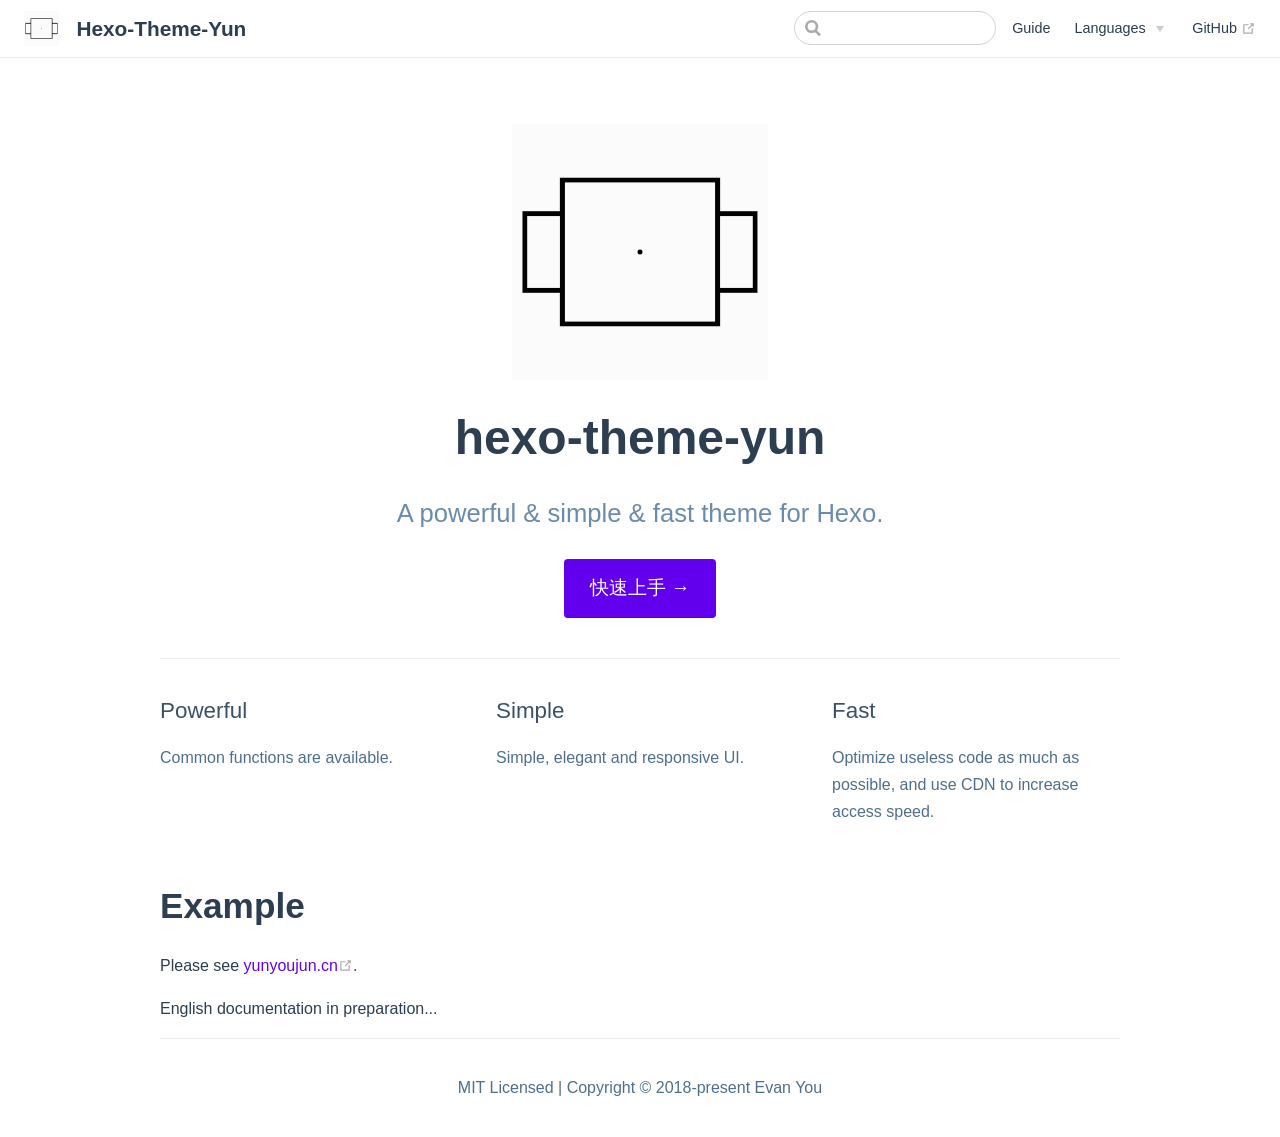
<file: en/index.html>
<!DOCTYPE html>
<html lang="en-US">
  <head>
    <meta charset="utf-8">
    <meta name="viewport" content="width=device-width,initial-scale=1">
    <title>Hexo-Theme-Yun</title>
    <meta name="description" content="A powerful &amp; simple &amp; fast theme for Hexo.">
    <meta name="generator" content="VuePress 1.4.0">
    <link rel="icon" href="/logo.png">
  <link rel="manifest" href="/manifest.json">
  <meta name="theme-color" content="#6200ee">
  <meta name="apple-mobile-web-app-capable" content="yes">
  <meta name="apple-mobile-web-app-status-bar-style" content="#6200ee">
  <link rel="apple-touch-icon" href="/logo.png">
  <link rel="mask-icon" href="/logo.png" color="#6200ee">
  <meta name="msapplication-TileImage" content="/logo.png">
  <meta name="msapplication-TileColor" content="#6200ee">
  <[object Object]></[object Object]>
    
    <link rel="preload" href="/assets/css/0.styles.50be7f47.css" as="style"><link rel="preload" href="/assets/js/app.d63871dc.js" as="script"><link rel="preload" href="/assets/js/2.9d87224e.js" as="script"><link rel="preload" href="/assets/js/7.b3cf3ece.js" as="script"><link rel="preload" href="/assets/js/3.aa97e589.js" as="script"><link rel="prefetch" href="/assets/js/10.59f29d2e.js"><link rel="prefetch" href="/assets/js/11.b15dd8a6.js"><link rel="prefetch" href="/assets/js/12.44888fd0.js"><link rel="prefetch" href="/assets/js/13.52f8d904.js"><link rel="prefetch" href="/assets/js/14.ca4b8d45.js"><link rel="prefetch" href="/assets/js/15.ce6c3d27.js"><link rel="prefetch" href="/assets/js/16.fbca2683.js"><link rel="prefetch" href="/assets/js/17.c78d168d.js"><link rel="prefetch" href="/assets/js/18.d69c7a54.js"><link rel="prefetch" href="/assets/js/4.68a542bf.js"><link rel="prefetch" href="/assets/js/5.209351dc.js"><link rel="prefetch" href="/assets/js/6.2fec8c98.js"><link rel="prefetch" href="/assets/js/8.755f0e1e.js"><link rel="prefetch" href="/assets/js/9.dea933c4.js">
    <link rel="stylesheet" href="/assets/css/0.styles.50be7f47.css">
  </head>
  <body>
    <div id="app" data-server-rendered="true"><div class="theme-container no-sidebar"><header class="navbar"><div class="sidebar-button"><svg xmlns="http://www.w3.org/2000/svg" aria-hidden="true" role="img" viewBox="0 0 448 512" class="icon"><path fill="currentColor" d="M436 124H12c-6.627 0-12-5.373-12-12V80c0-6.627 5.373-12 12-12h424c6.627 0 12 5.373 12 12v32c0 6.627-5.373 12-12 12zm0 160H12c-6.627 0-12-5.373-12-12v-32c0-6.627 5.373-12 12-12h424c6.627 0 12 5.373 12 12v32c0 6.627-5.373 12-12 12zm0 160H12c-6.627 0-12-5.373-12-12v-32c0-6.627 5.373-12 12-12h424c6.627 0 12 5.373 12 12v32c0 6.627-5.373 12-12 12z"></path></svg></div> <a href="/en/" class="home-link router-link-exact-active router-link-active"><img src="/logo.gif" alt="Hexo-Theme-Yun" class="logo"> <span class="site-name can-hide">Hexo-Theme-Yun</span></a> <div class="links"><div class="search-box"><input aria-label="Search" autocomplete="off" spellcheck="false" value=""> <!----></div> <nav class="nav-links can-hide"><div class="nav-item"><a href="/guide/" class="nav-link">
  Guide
</a></div><div class="nav-item"><div class="dropdown-wrapper"><button type="button" aria-label="Select language" class="dropdown-title"><span class="title">Languages</span> <span class="arrow right"></span></button> <ul class="nav-dropdown" style="display:none;"><li class="dropdown-item"><!----> <a href="/" class="nav-link">
  简体中文
</a></li><li class="dropdown-item"><!----> <a href="/en/" class="nav-link router-link-exact-active router-link-active">
  English
</a></li></ul></div></div> <a href="https://github.com/YunYouJun/hexo-theme-yun" target="_blank" rel="noopener noreferrer" class="repo-link">
    GitHub
    <svg xmlns="http://www.w3.org/2000/svg" aria-hidden="true" x="0px" y="0px" viewBox="0 0 100 100" width="15" height="15" class="icon outbound"><path fill="currentColor" d="M18.8,85.1h56l0,0c2.2,0,4-1.8,4-4v-32h-8v28h-48v-48h28v-8h-32l0,0c-2.2,0-4,1.8-4,4v56C14.8,83.3,16.6,85.1,18.8,85.1z"></path> <polygon fill="currentColor" points="45.7,48.7 51.3,54.3 77.2,28.5 77.2,37.2 85.2,37.2 85.2,14.9 62.8,14.9 62.8,22.9 71.5,22.9"></polygon></svg></a></nav></div></header> <div class="sidebar-mask"></div> <aside class="sidebar"><nav class="nav-links"><div class="nav-item"><a href="/guide/" class="nav-link">
  Guide
</a></div><div class="nav-item"><div class="dropdown-wrapper"><button type="button" aria-label="Select language" class="dropdown-title"><span class="title">Languages</span> <span class="arrow right"></span></button> <ul class="nav-dropdown" style="display:none;"><li class="dropdown-item"><!----> <a href="/" class="nav-link">
  简体中文
</a></li><li class="dropdown-item"><!----> <a href="/en/" class="nav-link router-link-exact-active router-link-active">
  English
</a></li></ul></div></div> <a href="https://github.com/YunYouJun/hexo-theme-yun" target="_blank" rel="noopener noreferrer" class="repo-link">
    GitHub
    <svg xmlns="http://www.w3.org/2000/svg" aria-hidden="true" x="0px" y="0px" viewBox="0 0 100 100" width="15" height="15" class="icon outbound"><path fill="currentColor" d="M18.8,85.1h56l0,0c2.2,0,4-1.8,4-4v-32h-8v28h-48v-48h28v-8h-32l0,0c-2.2,0-4,1.8-4,4v56C14.8,83.3,16.6,85.1,18.8,85.1z"></path> <polygon fill="currentColor" points="45.7,48.7 51.3,54.3 77.2,28.5 77.2,37.2 85.2,37.2 85.2,14.9 62.8,14.9 62.8,22.9 71.5,22.9"></polygon></svg></a></nav>  <!----> </aside> <main aria-labelledby="main-title" class="home"><header class="hero"><img src="/logo.gif" alt="hero"> <h1 id="main-title">
      hexo-theme-yun
    </h1> <p class="description">
      A powerful &amp; simple &amp; fast theme for Hexo.
    </p> <p class="action"><a href="/en/guide/" class="nav-link action-button">
  快速上手 →
</a></p></header> <div class="features"><div class="feature"><h2>Powerful</h2> <p>Common functions are available.</p></div><div class="feature"><h2>Simple</h2> <p>Simple, elegant and responsive UI.</p></div><div class="feature"><h2>Fast</h2> <p>Optimize useless code as much as possible, and use CDN to increase access speed.</p></div></div> <div class="theme-default-content custom content__default"><h1 id="example"><a href="#example" class="header-anchor">#</a> Example</h1> <p>Please see <a href="https://yunyoujun.cn" target="_blank" rel="noopener noreferrer">yunyoujun.cn<svg xmlns="http://www.w3.org/2000/svg" aria-hidden="true" x="0px" y="0px" viewBox="0 0 100 100" width="15" height="15" class="icon outbound"><path fill="currentColor" d="M18.8,85.1h56l0,0c2.2,0,4-1.8,4-4v-32h-8v28h-48v-48h28v-8h-32l0,0c-2.2,0-4,1.8-4,4v56C14.8,83.3,16.6,85.1,18.8,85.1z"></path> <polygon fill="currentColor" points="45.7,48.7 51.3,54.3 77.2,28.5 77.2,37.2 85.2,37.2 85.2,14.9 62.8,14.9 62.8,22.9 71.5,22.9"></polygon></svg></a>.</p> <p>English documentation in preparation...</p></div> <div class="footer">
    MIT Licensed | Copyright © 2018-present Evan You
  </div></main></div><div class="global-ui"><!----><!----></div></div>
    <script src="/assets/js/app.d63871dc.js" defer></script><script src="/assets/js/2.9d87224e.js" defer></script><script src="/assets/js/7.b3cf3ece.js" defer></script><script src="/assets/js/3.aa97e589.js" defer></script>
  </body>
</html>
</file>
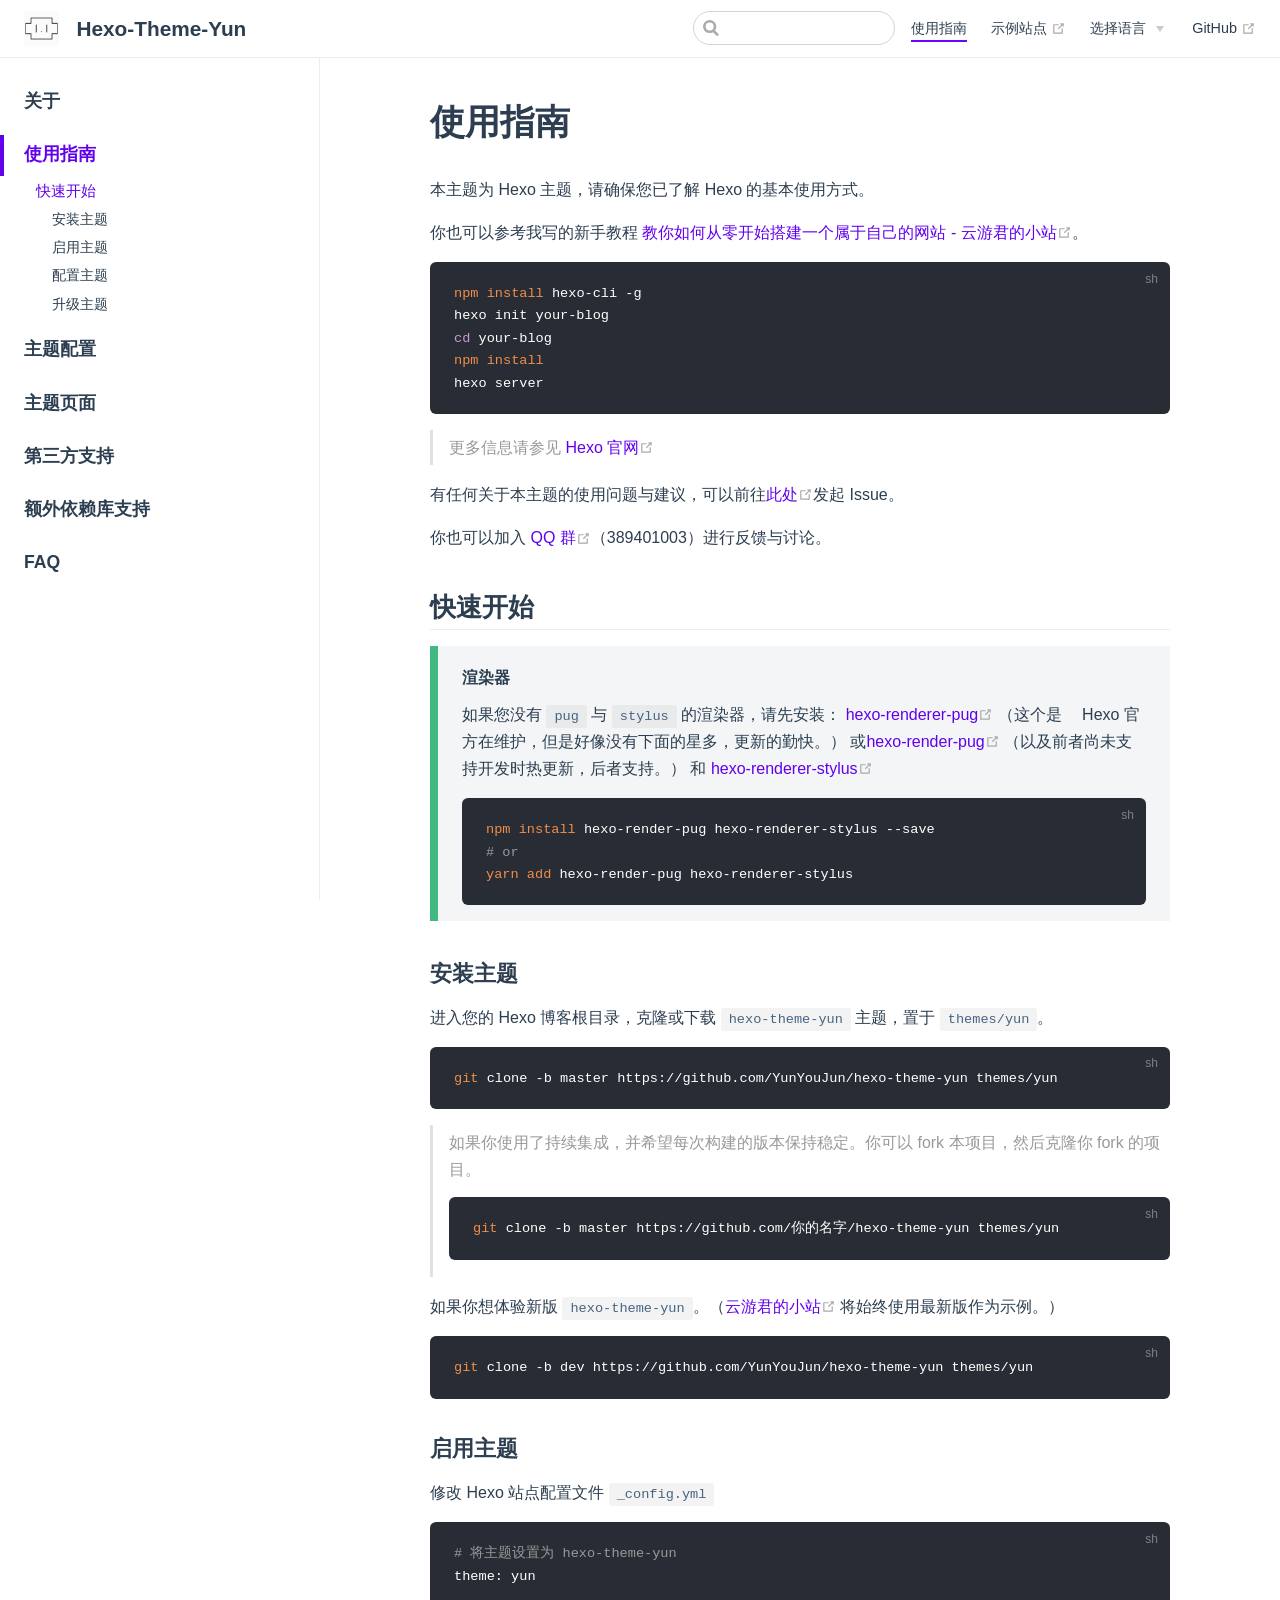
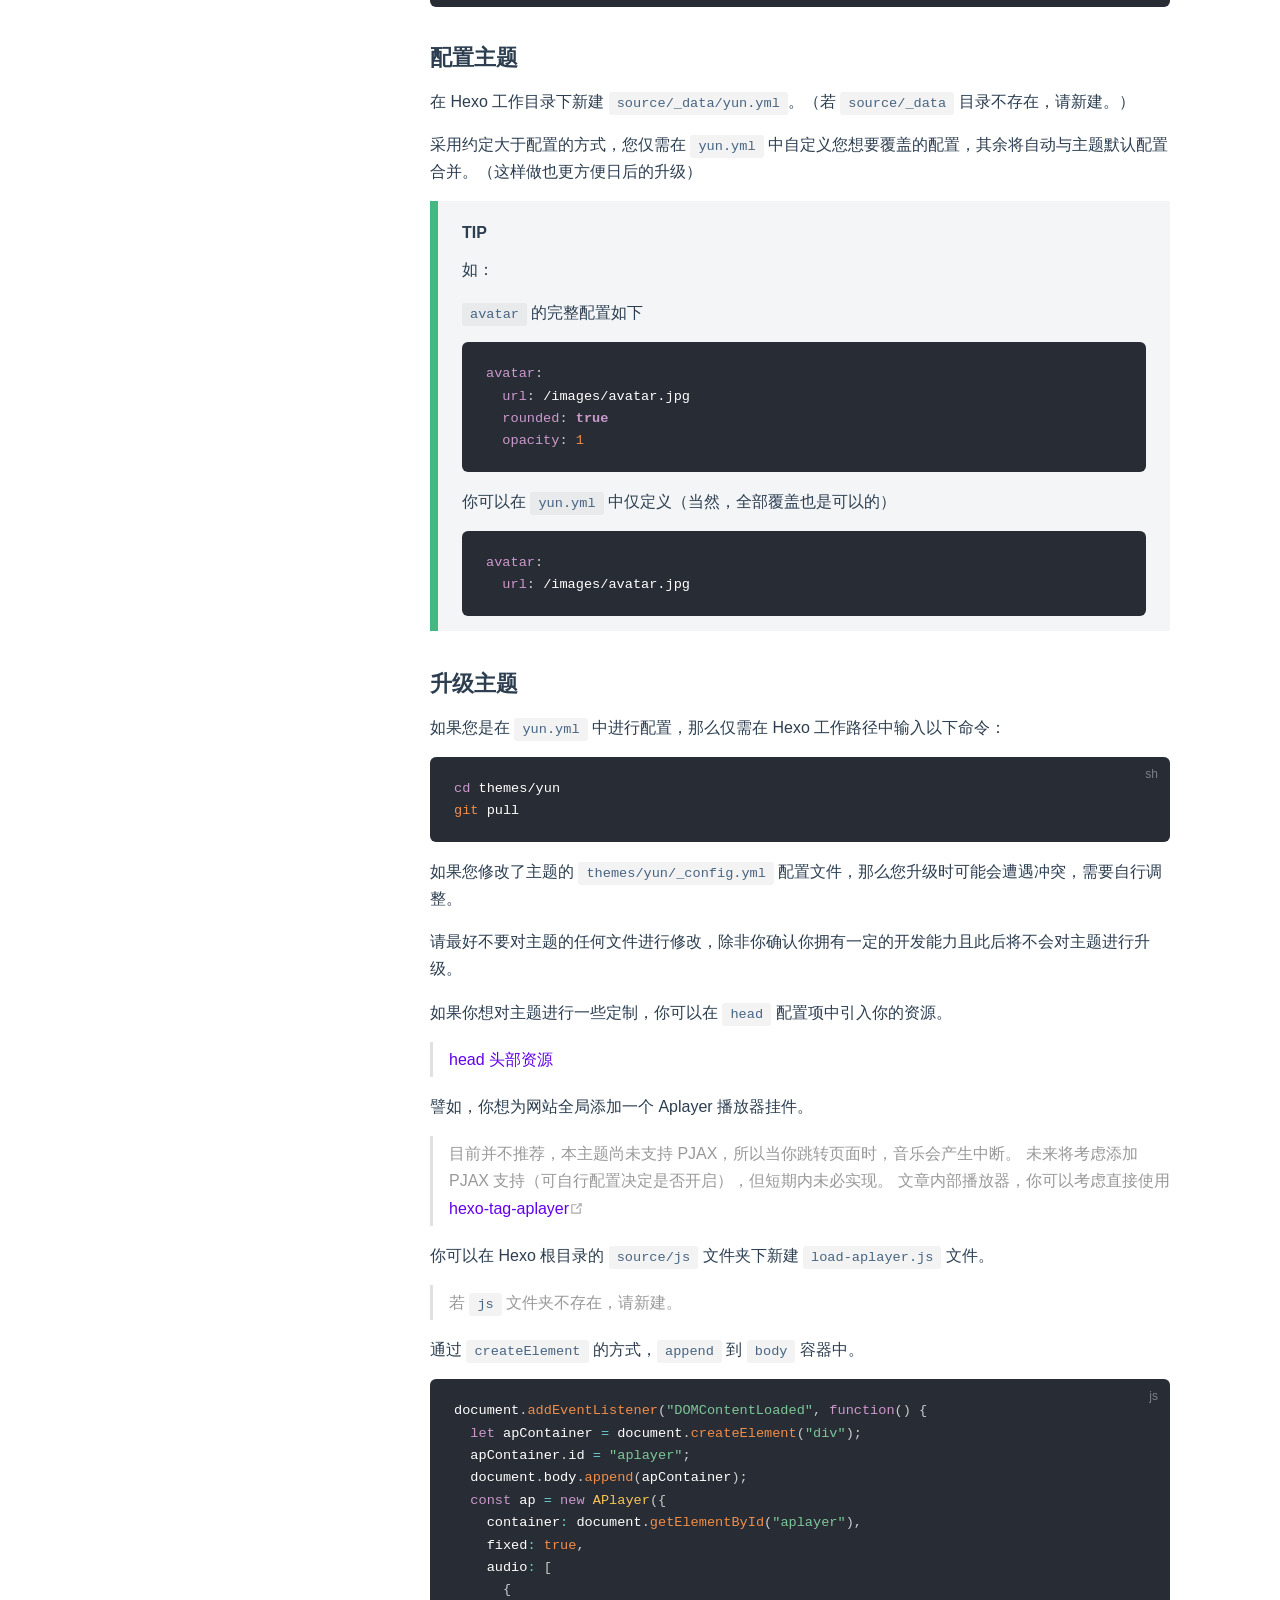
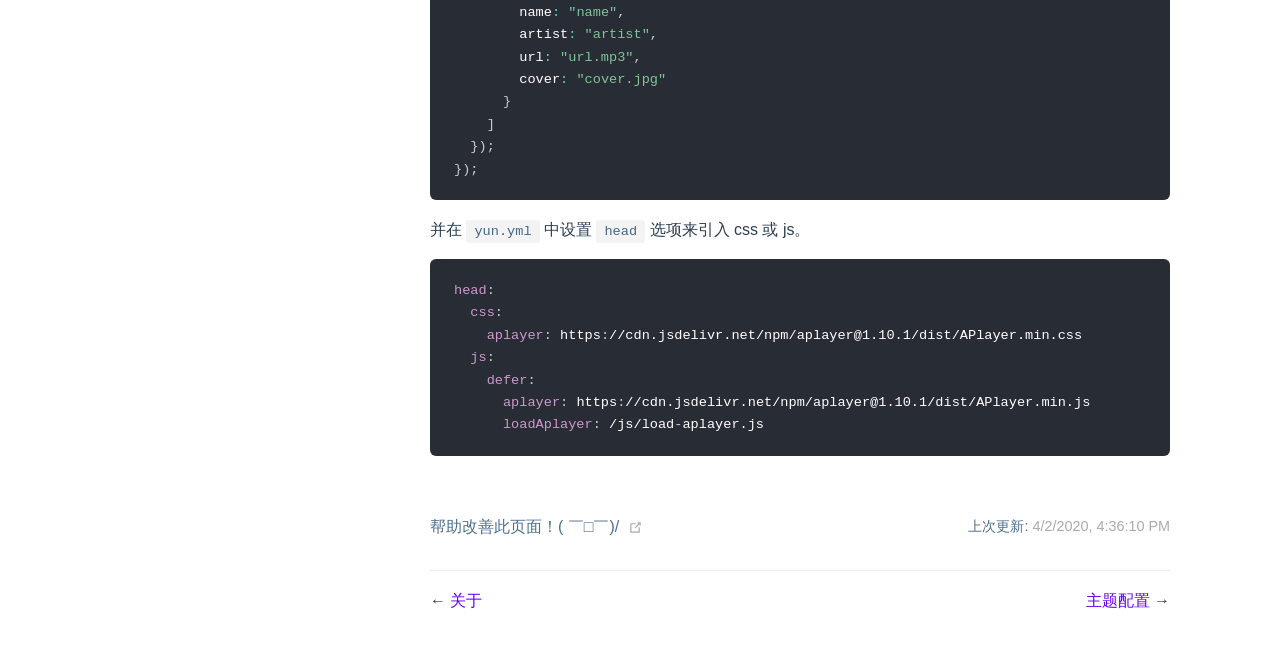
<file: guide/index.html>
<!DOCTYPE html>
<html lang="zh-CN">
  <head>
    <meta charset="utf-8">
    <meta name="viewport" content="width=device-width,initial-scale=1">
    <title>使用指南 | Hexo-Theme-Yun</title>
    <meta name="description" content="A powerful &amp; simple &amp; fast theme for Hexo.">
    <meta name="generator" content="VuePress 1.4.0">
    <link rel="icon" href="/logo.png">
  <link rel="manifest" href="/manifest.json">
  <meta name="theme-color" content="#6200ee">
  <meta name="apple-mobile-web-app-capable" content="yes">
  <meta name="apple-mobile-web-app-status-bar-style" content="#6200ee">
  <link rel="apple-touch-icon" href="/logo.png">
  <link rel="mask-icon" href="/logo.png" color="#6200ee">
  <meta name="msapplication-TileImage" content="/logo.png">
  <meta name="msapplication-TileColor" content="#6200ee">
  <[object Object]></[object Object]>
    
    <link rel="preload" href="/assets/css/0.styles.50be7f47.css" as="style"><link rel="preload" href="/assets/js/app.d63871dc.js" as="script"><link rel="preload" href="/assets/js/2.9d87224e.js" as="script"><link rel="preload" href="/assets/js/9.dea933c4.js" as="script"><link rel="preload" href="/assets/js/3.aa97e589.js" as="script"><link rel="prefetch" href="/assets/js/10.59f29d2e.js"><link rel="prefetch" href="/assets/js/11.b15dd8a6.js"><link rel="prefetch" href="/assets/js/12.44888fd0.js"><link rel="prefetch" href="/assets/js/13.52f8d904.js"><link rel="prefetch" href="/assets/js/14.ca4b8d45.js"><link rel="prefetch" href="/assets/js/15.ce6c3d27.js"><link rel="prefetch" href="/assets/js/16.fbca2683.js"><link rel="prefetch" href="/assets/js/17.c78d168d.js"><link rel="prefetch" href="/assets/js/18.d69c7a54.js"><link rel="prefetch" href="/assets/js/4.68a542bf.js"><link rel="prefetch" href="/assets/js/5.209351dc.js"><link rel="prefetch" href="/assets/js/6.2fec8c98.js"><link rel="prefetch" href="/assets/js/7.b3cf3ece.js"><link rel="prefetch" href="/assets/js/8.755f0e1e.js">
    <link rel="stylesheet" href="/assets/css/0.styles.50be7f47.css">
  </head>
  <body>
    <div id="app" data-server-rendered="true"><div class="theme-container"><header class="navbar"><div class="sidebar-button"><svg xmlns="http://www.w3.org/2000/svg" aria-hidden="true" role="img" viewBox="0 0 448 512" class="icon"><path fill="currentColor" d="M436 124H12c-6.627 0-12-5.373-12-12V80c0-6.627 5.373-12 12-12h424c6.627 0 12 5.373 12 12v32c0 6.627-5.373 12-12 12zm0 160H12c-6.627 0-12-5.373-12-12v-32c0-6.627 5.373-12 12-12h424c6.627 0 12 5.373 12 12v32c0 6.627-5.373 12-12 12zm0 160H12c-6.627 0-12-5.373-12-12v-32c0-6.627 5.373-12 12-12h424c6.627 0 12 5.373 12 12v32c0 6.627-5.373 12-12 12z"></path></svg></div> <a href="/" class="home-link router-link-active"><img src="/logo.gif" alt="Hexo-Theme-Yun" class="logo"> <span class="site-name can-hide">Hexo-Theme-Yun</span></a> <div class="links"><div class="search-box"><input aria-label="Search" autocomplete="off" spellcheck="false" value=""> <!----></div> <nav class="nav-links can-hide"><div class="nav-item"><a href="/guide/" class="nav-link router-link-exact-active router-link-active">
  使用指南
</a></div><div class="nav-item"><a href="https://www.yunyoujun.cn" target="_blank" rel="noopener noreferrer" class="nav-link external">
  示例站点
  <svg xmlns="http://www.w3.org/2000/svg" aria-hidden="true" x="0px" y="0px" viewBox="0 0 100 100" width="15" height="15" class="icon outbound"><path fill="currentColor" d="M18.8,85.1h56l0,0c2.2,0,4-1.8,4-4v-32h-8v28h-48v-48h28v-8h-32l0,0c-2.2,0-4,1.8-4,4v56C14.8,83.3,16.6,85.1,18.8,85.1z"></path> <polygon fill="currentColor" points="45.7,48.7 51.3,54.3 77.2,28.5 77.2,37.2 85.2,37.2 85.2,14.9 62.8,14.9 62.8,22.9 71.5,22.9"></polygon></svg></a></div><div class="nav-item"><div class="dropdown-wrapper"><button type="button" aria-label="Select language" class="dropdown-title"><span class="title">选择语言</span> <span class="arrow right"></span></button> <ul class="nav-dropdown" style="display:none;"><li class="dropdown-item"><!----> <a href="/guide/" class="nav-link router-link-exact-active router-link-active">
  简体中文
</a></li><li class="dropdown-item"><!----> <a href="/en/guide/" class="nav-link">
  English
</a></li></ul></div></div> <a href="https://github.com/YunYouJun/hexo-theme-yun" target="_blank" rel="noopener noreferrer" class="repo-link">
    GitHub
    <svg xmlns="http://www.w3.org/2000/svg" aria-hidden="true" x="0px" y="0px" viewBox="0 0 100 100" width="15" height="15" class="icon outbound"><path fill="currentColor" d="M18.8,85.1h56l0,0c2.2,0,4-1.8,4-4v-32h-8v28h-48v-48h28v-8h-32l0,0c-2.2,0-4,1.8-4,4v56C14.8,83.3,16.6,85.1,18.8,85.1z"></path> <polygon fill="currentColor" points="45.7,48.7 51.3,54.3 77.2,28.5 77.2,37.2 85.2,37.2 85.2,14.9 62.8,14.9 62.8,22.9 71.5,22.9"></polygon></svg></a></nav></div></header> <div class="sidebar-mask"></div> <aside class="sidebar"><nav class="nav-links"><div class="nav-item"><a href="/guide/" class="nav-link router-link-exact-active router-link-active">
  使用指南
</a></div><div class="nav-item"><a href="https://www.yunyoujun.cn" target="_blank" rel="noopener noreferrer" class="nav-link external">
  示例站点
  <svg xmlns="http://www.w3.org/2000/svg" aria-hidden="true" x="0px" y="0px" viewBox="0 0 100 100" width="15" height="15" class="icon outbound"><path fill="currentColor" d="M18.8,85.1h56l0,0c2.2,0,4-1.8,4-4v-32h-8v28h-48v-48h28v-8h-32l0,0c-2.2,0-4,1.8-4,4v56C14.8,83.3,16.6,85.1,18.8,85.1z"></path> <polygon fill="currentColor" points="45.7,48.7 51.3,54.3 77.2,28.5 77.2,37.2 85.2,37.2 85.2,14.9 62.8,14.9 62.8,22.9 71.5,22.9"></polygon></svg></a></div><div class="nav-item"><div class="dropdown-wrapper"><button type="button" aria-label="Select language" class="dropdown-title"><span class="title">选择语言</span> <span class="arrow right"></span></button> <ul class="nav-dropdown" style="display:none;"><li class="dropdown-item"><!----> <a href="/guide/" class="nav-link router-link-exact-active router-link-active">
  简体中文
</a></li><li class="dropdown-item"><!----> <a href="/en/guide/" class="nav-link">
  English
</a></li></ul></div></div> <a href="https://github.com/YunYouJun/hexo-theme-yun" target="_blank" rel="noopener noreferrer" class="repo-link">
    GitHub
    <svg xmlns="http://www.w3.org/2000/svg" aria-hidden="true" x="0px" y="0px" viewBox="0 0 100 100" width="15" height="15" class="icon outbound"><path fill="currentColor" d="M18.8,85.1h56l0,0c2.2,0,4-1.8,4-4v-32h-8v28h-48v-48h28v-8h-32l0,0c-2.2,0-4,1.8-4,4v56C14.8,83.3,16.6,85.1,18.8,85.1z"></path> <polygon fill="currentColor" points="45.7,48.7 51.3,54.3 77.2,28.5 77.2,37.2 85.2,37.2 85.2,14.9 62.8,14.9 62.8,22.9 71.5,22.9"></polygon></svg></a></nav>  <ul class="sidebar-links"><li><a href="/guide/about.html" class="sidebar-link">关于</a></li><li><a href="/guide/" class="active sidebar-link">使用指南</a><ul class="sidebar-sub-headers"><li class="sidebar-sub-header"><a href="/guide/#快速开始" class="sidebar-link">快速开始</a><ul class="sidebar-sub-headers"><li class="sidebar-sub-header"><a href="/guide/#安装主题" class="sidebar-link">安装主题</a></li><li class="sidebar-sub-header"><a href="/guide/#启用主题" class="sidebar-link">启用主题</a></li><li class="sidebar-sub-header"><a href="/guide/#配置主题" class="sidebar-link">配置主题</a></li><li class="sidebar-sub-header"><a href="/guide/#升级主题" class="sidebar-link">升级主题</a></li></ul></li></ul></li><li><a href="/guide/config.html" class="sidebar-link">主题配置</a></li><li><a href="/guide/page.html" class="sidebar-link">主题页面</a></li><li><a href="/guide/third-party-support.html" class="sidebar-link">第三方支持</a></li><li><a href="/guide/additional-package-support.html" class="sidebar-link">额外依赖库支持</a></li><li><a href="/guide/faq.html" class="sidebar-link">FAQ</a></li></ul> </aside> <main class="page"> <div class="theme-default-content content__default"><h1 id="使用指南"><a href="#使用指南" class="header-anchor">#</a> 使用指南</h1> <p>本主题为 Hexo 主题，请确保您已了解 Hexo 的基本使用方式。</p> <p>你也可以参考我写的新手教程 <a href="https://www.yunyoujun.cn/share/how-to-build-your-site/" target="_blank" rel="noopener noreferrer">教你如何从零开始搭建一个属于自己的网站 - 云游君的小站<svg xmlns="http://www.w3.org/2000/svg" aria-hidden="true" x="0px" y="0px" viewBox="0 0 100 100" width="15" height="15" class="icon outbound"><path fill="currentColor" d="M18.8,85.1h56l0,0c2.2,0,4-1.8,4-4v-32h-8v28h-48v-48h28v-8h-32l0,0c-2.2,0-4,1.8-4,4v56C14.8,83.3,16.6,85.1,18.8,85.1z"></path> <polygon fill="currentColor" points="45.7,48.7 51.3,54.3 77.2,28.5 77.2,37.2 85.2,37.2 85.2,14.9 62.8,14.9 62.8,22.9 71.5,22.9"></polygon></svg></a>。</p> <div class="language-sh extra-class"><pre class="language-sh"><code><span class="token function">npm</span> <span class="token function">install</span> hexo-cli -g
hexo init your-blog
<span class="token builtin class-name">cd</span> your-blog
<span class="token function">npm</span> <span class="token function">install</span>
hexo server
</code></pre></div><blockquote><p>更多信息请参见 <a href="https://hexo.io/" target="_blank" rel="noopener noreferrer">Hexo 官网<svg xmlns="http://www.w3.org/2000/svg" aria-hidden="true" x="0px" y="0px" viewBox="0 0 100 100" width="15" height="15" class="icon outbound"><path fill="currentColor" d="M18.8,85.1h56l0,0c2.2,0,4-1.8,4-4v-32h-8v28h-48v-48h28v-8h-32l0,0c-2.2,0-4,1.8-4,4v56C14.8,83.3,16.6,85.1,18.8,85.1z"></path> <polygon fill="currentColor" points="45.7,48.7 51.3,54.3 77.2,28.5 77.2,37.2 85.2,37.2 85.2,14.9 62.8,14.9 62.8,22.9 71.5,22.9"></polygon></svg></a></p></blockquote> <p>有任何关于本主题的使用问题与建议，可以前往<a href="https://github.com/YunYouJun/hexo-theme-yun/issues" target="_blank" rel="noopener noreferrer">此处<svg xmlns="http://www.w3.org/2000/svg" aria-hidden="true" x="0px" y="0px" viewBox="0 0 100 100" width="15" height="15" class="icon outbound"><path fill="currentColor" d="M18.8,85.1h56l0,0c2.2,0,4-1.8,4-4v-32h-8v28h-48v-48h28v-8h-32l0,0c-2.2,0-4,1.8-4,4v56C14.8,83.3,16.6,85.1,18.8,85.1z"></path> <polygon fill="currentColor" points="45.7,48.7 51.3,54.3 77.2,28.5 77.2,37.2 85.2,37.2 85.2,14.9 62.8,14.9 62.8,22.9 71.5,22.9"></polygon></svg></a>发起 Issue。</p> <p>你也可以加入 <a href="https://shang.qq.com/wpa/qunwpa?idkey=3bd19a05aaccb2b60c396295c8617b3a9e667821a495e8cd7e1698ff95ab61c6" target="_blank" rel="noopener noreferrer">QQ 群<svg xmlns="http://www.w3.org/2000/svg" aria-hidden="true" x="0px" y="0px" viewBox="0 0 100 100" width="15" height="15" class="icon outbound"><path fill="currentColor" d="M18.8,85.1h56l0,0c2.2,0,4-1.8,4-4v-32h-8v28h-48v-48h28v-8h-32l0,0c-2.2,0-4,1.8-4,4v56C14.8,83.3,16.6,85.1,18.8,85.1z"></path> <polygon fill="currentColor" points="45.7,48.7 51.3,54.3 77.2,28.5 77.2,37.2 85.2,37.2 85.2,14.9 62.8,14.9 62.8,22.9 71.5,22.9"></polygon></svg></a>（389401003）进行反馈与讨论。</p> <h2 id="快速开始"><a href="#快速开始" class="header-anchor">#</a> 快速开始</h2> <div class="custom-block tip"><p class="custom-block-title">渲染器</p> <p>如果您没有 <code>pug</code> 与 <code>stylus</code> 的渲染器，请先安装：
<a href="https://github.com/hexojs/hexo-renderer-pug" target="_blank" rel="noopener noreferrer">hexo-renderer-pug<svg xmlns="http://www.w3.org/2000/svg" aria-hidden="true" x="0px" y="0px" viewBox="0 0 100 100" width="15" height="15" class="icon outbound"><path fill="currentColor" d="M18.8,85.1h56l0,0c2.2,0,4-1.8,4-4v-32h-8v28h-48v-48h28v-8h-32l0,0c-2.2,0-4,1.8-4,4v56C14.8,83.3,16.6,85.1,18.8,85.1z"></path> <polygon fill="currentColor" points="45.7,48.7 51.3,54.3 77.2,28.5 77.2,37.2 85.2,37.2 85.2,14.9 62.8,14.9 62.8,22.9 71.5,22.9"></polygon></svg></a>
（这个是　 Hexo 官方在维护，但是好像没有下面的星多，更新的勤快。）
或<a href="https://github.com/maxknee/hexo-render-pug" target="_blank" rel="noopener noreferrer">hexo-render-pug<svg xmlns="http://www.w3.org/2000/svg" aria-hidden="true" x="0px" y="0px" viewBox="0 0 100 100" width="15" height="15" class="icon outbound"><path fill="currentColor" d="M18.8,85.1h56l0,0c2.2,0,4-1.8,4-4v-32h-8v28h-48v-48h28v-8h-32l0,0c-2.2,0-4,1.8-4,4v56C14.8,83.3,16.6,85.1,18.8,85.1z"></path> <polygon fill="currentColor" points="45.7,48.7 51.3,54.3 77.2,28.5 77.2,37.2 85.2,37.2 85.2,14.9 62.8,14.9 62.8,22.9 71.5,22.9"></polygon></svg></a>
（以及前者尚未支持开发时热更新，后者支持。）
和 <a href="https://github.com/hexojs/hexo-renderer-stylus" target="_blank" rel="noopener noreferrer">hexo-renderer-stylus<svg xmlns="http://www.w3.org/2000/svg" aria-hidden="true" x="0px" y="0px" viewBox="0 0 100 100" width="15" height="15" class="icon outbound"><path fill="currentColor" d="M18.8,85.1h56l0,0c2.2,0,4-1.8,4-4v-32h-8v28h-48v-48h28v-8h-32l0,0c-2.2,0-4,1.8-4,4v56C14.8,83.3,16.6,85.1,18.8,85.1z"></path> <polygon fill="currentColor" points="45.7,48.7 51.3,54.3 77.2,28.5 77.2,37.2 85.2,37.2 85.2,14.9 62.8,14.9 62.8,22.9 71.5,22.9"></polygon></svg></a></p> <div class="language-sh extra-class"><pre class="language-sh"><code><span class="token function">npm</span> <span class="token function">install</span> hexo-render-pug hexo-renderer-stylus --save
<span class="token comment"># or</span>
<span class="token function">yarn</span> <span class="token function">add</span> hexo-render-pug hexo-renderer-stylus
</code></pre></div></div> <h3 id="安装主题"><a href="#安装主题" class="header-anchor">#</a> 安装主题</h3> <p>进入您的 Hexo 博客根目录，克隆或下载 <code>hexo-theme-yun</code> 主题，置于 <code>themes/yun</code>。</p> <div class="language-sh extra-class"><pre class="language-sh"><code><span class="token function">git</span> clone -b master https://github.com/YunYouJun/hexo-theme-yun themes/yun
</code></pre></div><blockquote><p>如果你使用了持续集成，并希望每次构建的版本保持稳定。你可以 fork 本项目，然后克隆你 fork 的项目。</p> <div class="language-sh extra-class"><pre class="language-sh"><code><span class="token function">git</span> clone -b master https://github.com/你的名字/hexo-theme-yun themes/yun
</code></pre></div></blockquote> <p>如果你想体验新版 <code>hexo-theme-yun</code>。（<a href="https://www.yunyoujun.cn" target="_blank" rel="noopener noreferrer">云游君的小站<svg xmlns="http://www.w3.org/2000/svg" aria-hidden="true" x="0px" y="0px" viewBox="0 0 100 100" width="15" height="15" class="icon outbound"><path fill="currentColor" d="M18.8,85.1h56l0,0c2.2,0,4-1.8,4-4v-32h-8v28h-48v-48h28v-8h-32l0,0c-2.2,0-4,1.8-4,4v56C14.8,83.3,16.6,85.1,18.8,85.1z"></path> <polygon fill="currentColor" points="45.7,48.7 51.3,54.3 77.2,28.5 77.2,37.2 85.2,37.2 85.2,14.9 62.8,14.9 62.8,22.9 71.5,22.9"></polygon></svg></a> 将始终使用最新版作为示例。）</p> <div class="language-sh extra-class"><pre class="language-sh"><code><span class="token function">git</span> clone -b dev https://github.com/YunYouJun/hexo-theme-yun themes/yun
</code></pre></div><h3 id="启用主题"><a href="#启用主题" class="header-anchor">#</a> 启用主题</h3> <p>修改 Hexo 站点配置文件 <code>_config.yml</code></p> <div class="language-sh extra-class"><pre class="language-sh"><code><span class="token comment"># 将主题设置为 hexo-theme-yun</span>
theme: yun
</code></pre></div><h3 id="配置主题"><a href="#配置主题" class="header-anchor">#</a> 配置主题</h3> <p>在 Hexo 工作目录下新建 <code>source/_data/yun.yml</code>。（若 <code>source/_data</code> 目录不存在，请新建。）</p> <p>采用约定大于配置的方式，您仅需在 <code>yun.yml</code> 中自定义您想要覆盖的配置，其余将自动与主题默认配置合并。（这样做也更方便日后的升级）</p> <div class="custom-block tip"><p class="custom-block-title">TIP</p> <p>如：</p> <p><code>avatar</code> 的完整配置如下</p> <div class="language-yml extra-class"><pre class="language-yml"><code><span class="token key atrule">avatar</span><span class="token punctuation">:</span>
  <span class="token key atrule">url</span><span class="token punctuation">:</span> /images/avatar.jpg
  <span class="token key atrule">rounded</span><span class="token punctuation">:</span> <span class="token boolean important">true</span>
  <span class="token key atrule">opacity</span><span class="token punctuation">:</span> <span class="token number">1</span>
</code></pre></div><p>你可以在 <code>yun.yml</code> 中仅定义（当然，全部覆盖也是可以的）</p> <div class="language-yml extra-class"><pre class="language-yml"><code><span class="token key atrule">avatar</span><span class="token punctuation">:</span>
  <span class="token key atrule">url</span><span class="token punctuation">:</span> /images/avatar.jpg
</code></pre></div></div> <h3 id="升级主题"><a href="#升级主题" class="header-anchor">#</a> 升级主题</h3> <p>如果您是在 <code>yun.yml</code> 中进行配置，那么仅需在 Hexo 工作路径中输入以下命令：</p> <div class="language-sh extra-class"><pre class="language-sh"><code><span class="token builtin class-name">cd</span> themes/yun
<span class="token function">git</span> pull
</code></pre></div><p>如果您修改了主题的 <code>themes/yun/_config.yml</code> 配置文件，那么您升级时可能会遭遇冲突，需要自行调整。</p> <p>请最好不要对主题的任何文件进行修改，除非你确认你拥有一定的开发能力且此后将不会对主题进行升级。</p> <p>如果你想对主题进行一些定制，你可以在 <code>head</code> 配置项中引入你的资源。</p> <blockquote><p><a href="/guide/config.html#head-头部资源">head 头部资源</a></p></blockquote> <p>譬如，你想为网站全局添加一个 Aplayer 播放器挂件。</p> <blockquote><p>目前并不推荐，本主题尚未支持 PJAX，所以当你跳转页面时，音乐会产生中断。
未来将考虑添加 PJAX 支持（可自行配置决定是否开启），但短期内未必实现。
文章内部播放器，你可以考虑直接使用 <a href="https://github.com/MoePlayer/hexo-tag-aplayer" target="_blank" rel="noopener noreferrer">hexo-tag-aplayer<svg xmlns="http://www.w3.org/2000/svg" aria-hidden="true" x="0px" y="0px" viewBox="0 0 100 100" width="15" height="15" class="icon outbound"><path fill="currentColor" d="M18.8,85.1h56l0,0c2.2,0,4-1.8,4-4v-32h-8v28h-48v-48h28v-8h-32l0,0c-2.2,0-4,1.8-4,4v56C14.8,83.3,16.6,85.1,18.8,85.1z"></path> <polygon fill="currentColor" points="45.7,48.7 51.3,54.3 77.2,28.5 77.2,37.2 85.2,37.2 85.2,14.9 62.8,14.9 62.8,22.9 71.5,22.9"></polygon></svg></a></p></blockquote> <p>你可以在 Hexo 根目录的 <code>source/js</code> 文件夹下新建 <code>load-aplayer.js</code> 文件。</p> <blockquote><p>若 <code>js</code> 文件夹不存在，请新建。</p></blockquote> <p>通过 <code>createElement</code> 的方式，<code>append</code> 到 <code>body</code> 容器中。</p> <div class="language-js extra-class"><pre class="language-js"><code>document<span class="token punctuation">.</span><span class="token function">addEventListener</span><span class="token punctuation">(</span><span class="token string">&quot;DOMContentLoaded&quot;</span><span class="token punctuation">,</span> <span class="token keyword">function</span><span class="token punctuation">(</span><span class="token punctuation">)</span> <span class="token punctuation">{</span>
  <span class="token keyword">let</span> apContainer <span class="token operator">=</span> document<span class="token punctuation">.</span><span class="token function">createElement</span><span class="token punctuation">(</span><span class="token string">&quot;div&quot;</span><span class="token punctuation">)</span><span class="token punctuation">;</span>
  apContainer<span class="token punctuation">.</span>id <span class="token operator">=</span> <span class="token string">&quot;aplayer&quot;</span><span class="token punctuation">;</span>
  document<span class="token punctuation">.</span>body<span class="token punctuation">.</span><span class="token function">append</span><span class="token punctuation">(</span>apContainer<span class="token punctuation">)</span><span class="token punctuation">;</span>
  <span class="token keyword">const</span> ap <span class="token operator">=</span> <span class="token keyword">new</span> <span class="token class-name">APlayer</span><span class="token punctuation">(</span><span class="token punctuation">{</span>
    container<span class="token operator">:</span> document<span class="token punctuation">.</span><span class="token function">getElementById</span><span class="token punctuation">(</span><span class="token string">&quot;aplayer&quot;</span><span class="token punctuation">)</span><span class="token punctuation">,</span>
    fixed<span class="token operator">:</span> <span class="token boolean">true</span><span class="token punctuation">,</span>
    audio<span class="token operator">:</span> <span class="token punctuation">[</span>
      <span class="token punctuation">{</span>
        name<span class="token operator">:</span> <span class="token string">&quot;name&quot;</span><span class="token punctuation">,</span>
        artist<span class="token operator">:</span> <span class="token string">&quot;artist&quot;</span><span class="token punctuation">,</span>
        url<span class="token operator">:</span> <span class="token string">&quot;url.mp3&quot;</span><span class="token punctuation">,</span>
        cover<span class="token operator">:</span> <span class="token string">&quot;cover.jpg&quot;</span>
      <span class="token punctuation">}</span>
    <span class="token punctuation">]</span>
  <span class="token punctuation">}</span><span class="token punctuation">)</span><span class="token punctuation">;</span>
<span class="token punctuation">}</span><span class="token punctuation">)</span><span class="token punctuation">;</span>
</code></pre></div><p>并在 <code>yun.yml</code> 中设置 <code>head</code> 选项来引入 css 或 js。</p> <div class="language-yml extra-class"><pre class="language-yml"><code><span class="token key atrule">head</span><span class="token punctuation">:</span>
  <span class="token key atrule">css</span><span class="token punctuation">:</span>
    <span class="token key atrule">aplayer</span><span class="token punctuation">:</span> https<span class="token punctuation">:</span>//cdn.jsdelivr.net/npm/aplayer@1.10.1/dist/APlayer.min.css
  <span class="token key atrule">js</span><span class="token punctuation">:</span>
    <span class="token key atrule">defer</span><span class="token punctuation">:</span>
      <span class="token key atrule">aplayer</span><span class="token punctuation">:</span> https<span class="token punctuation">:</span>//cdn.jsdelivr.net/npm/aplayer@1.10.1/dist/APlayer.min.js
      <span class="token key atrule">loadAplayer</span><span class="token punctuation">:</span> /js/load<span class="token punctuation">-</span>aplayer.js
</code></pre></div></div> <footer class="page-edit"><div class="edit-link"><a href="https://github.com/YunYouJun/hexo-theme-yun/edit/master/docs/guide/README.md" target="_blank" rel="noopener noreferrer">帮助改善此页面！( ￣□￣)/</a> <svg xmlns="http://www.w3.org/2000/svg" aria-hidden="true" x="0px" y="0px" viewBox="0 0 100 100" width="15" height="15" class="icon outbound"><path fill="currentColor" d="M18.8,85.1h56l0,0c2.2,0,4-1.8,4-4v-32h-8v28h-48v-48h28v-8h-32l0,0c-2.2,0-4,1.8-4,4v56C14.8,83.3,16.6,85.1,18.8,85.1z"></path> <polygon fill="currentColor" points="45.7,48.7 51.3,54.3 77.2,28.5 77.2,37.2 85.2,37.2 85.2,14.9 62.8,14.9 62.8,22.9 71.5,22.9"></polygon></svg></div> <div class="last-updated"><span class="prefix">上次更新:</span> <span class="time">4/2/2020, 4:36:10 PM</span></div></footer> <div class="page-nav"><p class="inner"><span class="prev">
      ←
      <a href="/guide/about.html" class="prev">
        关于
      </a></span> <span class="next"><a href="/guide/config.html">
        主题配置
      </a>
      →
    </span></p></div> </main></div><div class="global-ui"><!----><!----></div></div>
    <script src="/assets/js/app.d63871dc.js" defer></script><script src="/assets/js/2.9d87224e.js" defer></script><script src="/assets/js/9.dea933c4.js" defer></script><script src="/assets/js/3.aa97e589.js" defer></script>
  </body>
</html>
</file>
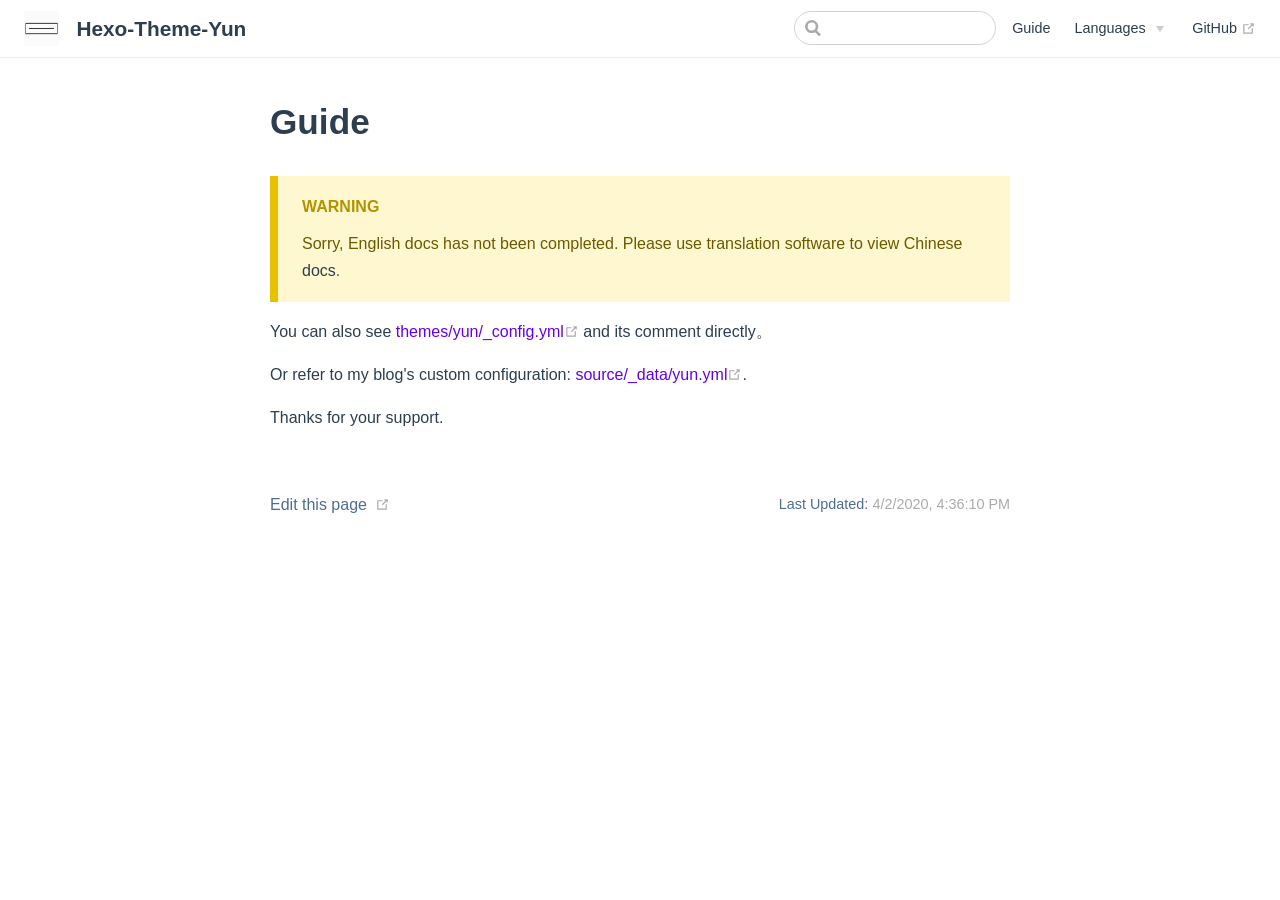
<file: en/guide/index.html>
<!DOCTYPE html>
<html lang="en-US">
  <head>
    <meta charset="utf-8">
    <meta name="viewport" content="width=device-width,initial-scale=1">
    <title>Guide | Hexo-Theme-Yun</title>
    <meta name="description" content="A powerful &amp; simple &amp; fast theme for Hexo.">
    <meta name="generator" content="VuePress 1.4.0">
    <link rel="icon" href="/logo.png">
  <link rel="manifest" href="/manifest.json">
  <meta name="theme-color" content="#6200ee">
  <meta name="apple-mobile-web-app-capable" content="yes">
  <meta name="apple-mobile-web-app-status-bar-style" content="#6200ee">
  <link rel="apple-touch-icon" href="/logo.png">
  <link rel="mask-icon" href="/logo.png" color="#6200ee">
  <meta name="msapplication-TileImage" content="/logo.png">
  <meta name="msapplication-TileColor" content="#6200ee">
  <[object Object]></[object Object]>
    
    <link rel="preload" href="/assets/css/0.styles.50be7f47.css" as="style"><link rel="preload" href="/assets/js/app.d63871dc.js" as="script"><link rel="preload" href="/assets/js/2.9d87224e.js" as="script"><link rel="preload" href="/assets/js/8.755f0e1e.js" as="script"><link rel="preload" href="/assets/js/3.aa97e589.js" as="script"><link rel="prefetch" href="/assets/js/10.59f29d2e.js"><link rel="prefetch" href="/assets/js/11.b15dd8a6.js"><link rel="prefetch" href="/assets/js/12.44888fd0.js"><link rel="prefetch" href="/assets/js/13.52f8d904.js"><link rel="prefetch" href="/assets/js/14.ca4b8d45.js"><link rel="prefetch" href="/assets/js/15.ce6c3d27.js"><link rel="prefetch" href="/assets/js/16.fbca2683.js"><link rel="prefetch" href="/assets/js/17.c78d168d.js"><link rel="prefetch" href="/assets/js/18.d69c7a54.js"><link rel="prefetch" href="/assets/js/4.68a542bf.js"><link rel="prefetch" href="/assets/js/5.209351dc.js"><link rel="prefetch" href="/assets/js/6.2fec8c98.js"><link rel="prefetch" href="/assets/js/7.b3cf3ece.js"><link rel="prefetch" href="/assets/js/9.dea933c4.js">
    <link rel="stylesheet" href="/assets/css/0.styles.50be7f47.css">
  </head>
  <body>
    <div id="app" data-server-rendered="true"><div class="theme-container no-sidebar"><header class="navbar"><div class="sidebar-button"><svg xmlns="http://www.w3.org/2000/svg" aria-hidden="true" role="img" viewBox="0 0 448 512" class="icon"><path fill="currentColor" d="M436 124H12c-6.627 0-12-5.373-12-12V80c0-6.627 5.373-12 12-12h424c6.627 0 12 5.373 12 12v32c0 6.627-5.373 12-12 12zm0 160H12c-6.627 0-12-5.373-12-12v-32c0-6.627 5.373-12 12-12h424c6.627 0 12 5.373 12 12v32c0 6.627-5.373 12-12 12zm0 160H12c-6.627 0-12-5.373-12-12v-32c0-6.627 5.373-12 12-12h424c6.627 0 12 5.373 12 12v32c0 6.627-5.373 12-12 12z"></path></svg></div> <a href="/en/" class="home-link router-link-active"><img src="/logo.gif" alt="Hexo-Theme-Yun" class="logo"> <span class="site-name can-hide">Hexo-Theme-Yun</span></a> <div class="links"><div class="search-box"><input aria-label="Search" autocomplete="off" spellcheck="false" value=""> <!----></div> <nav class="nav-links can-hide"><div class="nav-item"><a href="/guide/" class="nav-link">
  Guide
</a></div><div class="nav-item"><div class="dropdown-wrapper"><button type="button" aria-label="Select language" class="dropdown-title"><span class="title">Languages</span> <span class="arrow right"></span></button> <ul class="nav-dropdown" style="display:none;"><li class="dropdown-item"><!----> <a href="/guide/" class="nav-link">
  简体中文
</a></li><li class="dropdown-item"><!----> <a href="/en/guide/" class="nav-link router-link-exact-active router-link-active">
  English
</a></li></ul></div></div> <a href="https://github.com/YunYouJun/hexo-theme-yun" target="_blank" rel="noopener noreferrer" class="repo-link">
    GitHub
    <svg xmlns="http://www.w3.org/2000/svg" aria-hidden="true" x="0px" y="0px" viewBox="0 0 100 100" width="15" height="15" class="icon outbound"><path fill="currentColor" d="M18.8,85.1h56l0,0c2.2,0,4-1.8,4-4v-32h-8v28h-48v-48h28v-8h-32l0,0c-2.2,0-4,1.8-4,4v56C14.8,83.3,16.6,85.1,18.8,85.1z"></path> <polygon fill="currentColor" points="45.7,48.7 51.3,54.3 77.2,28.5 77.2,37.2 85.2,37.2 85.2,14.9 62.8,14.9 62.8,22.9 71.5,22.9"></polygon></svg></a></nav></div></header> <div class="sidebar-mask"></div> <aside class="sidebar"><nav class="nav-links"><div class="nav-item"><a href="/guide/" class="nav-link">
  Guide
</a></div><div class="nav-item"><div class="dropdown-wrapper"><button type="button" aria-label="Select language" class="dropdown-title"><span class="title">Languages</span> <span class="arrow right"></span></button> <ul class="nav-dropdown" style="display:none;"><li class="dropdown-item"><!----> <a href="/guide/" class="nav-link">
  简体中文
</a></li><li class="dropdown-item"><!----> <a href="/en/guide/" class="nav-link router-link-exact-active router-link-active">
  English
</a></li></ul></div></div> <a href="https://github.com/YunYouJun/hexo-theme-yun" target="_blank" rel="noopener noreferrer" class="repo-link">
    GitHub
    <svg xmlns="http://www.w3.org/2000/svg" aria-hidden="true" x="0px" y="0px" viewBox="0 0 100 100" width="15" height="15" class="icon outbound"><path fill="currentColor" d="M18.8,85.1h56l0,0c2.2,0,4-1.8,4-4v-32h-8v28h-48v-48h28v-8h-32l0,0c-2.2,0-4,1.8-4,4v56C14.8,83.3,16.6,85.1,18.8,85.1z"></path> <polygon fill="currentColor" points="45.7,48.7 51.3,54.3 77.2,28.5 77.2,37.2 85.2,37.2 85.2,14.9 62.8,14.9 62.8,22.9 71.5,22.9"></polygon></svg></a></nav>  <!----> </aside> <main class="page"> <div class="theme-default-content content__default"><h1 id="guide"><a href="#guide" class="header-anchor">#</a> Guide</h1> <div class="custom-block warning"><p class="custom-block-title">WARNING</p> <p>Sorry, English docs has not been completed.
Please use translation software to view Chinese <a href="/" class="router-link-active">docs</a>.</p></div> <p>You can also see <a href="https://github.com/YunYouJun/hexo-theme-yun/blob/master/_config.yml" target="_blank" rel="noopener noreferrer">themes/yun/_config.yml<svg xmlns="http://www.w3.org/2000/svg" aria-hidden="true" x="0px" y="0px" viewBox="0 0 100 100" width="15" height="15" class="icon outbound"><path fill="currentColor" d="M18.8,85.1h56l0,0c2.2,0,4-1.8,4-4v-32h-8v28h-48v-48h28v-8h-32l0,0c-2.2,0-4,1.8-4,4v56C14.8,83.3,16.6,85.1,18.8,85.1z"></path> <polygon fill="currentColor" points="45.7,48.7 51.3,54.3 77.2,28.5 77.2,37.2 85.2,37.2 85.2,14.9 62.8,14.9 62.8,22.9 71.5,22.9"></polygon></svg></a> and its comment directly。</p> <p>Or refer to my blog's custom configuration: <a href="https://github.com/YunYouJun/yunyoujun.github.io/blob/hexo/source/_data/yun.yml" target="_blank" rel="noopener noreferrer">source/_data/yun.yml<svg xmlns="http://www.w3.org/2000/svg" aria-hidden="true" x="0px" y="0px" viewBox="0 0 100 100" width="15" height="15" class="icon outbound"><path fill="currentColor" d="M18.8,85.1h56l0,0c2.2,0,4-1.8,4-4v-32h-8v28h-48v-48h28v-8h-32l0,0c-2.2,0-4,1.8-4,4v56C14.8,83.3,16.6,85.1,18.8,85.1z"></path> <polygon fill="currentColor" points="45.7,48.7 51.3,54.3 77.2,28.5 77.2,37.2 85.2,37.2 85.2,14.9 62.8,14.9 62.8,22.9 71.5,22.9"></polygon></svg></a>.</p> <p>Thanks for your support.</p></div> <footer class="page-edit"><div class="edit-link"><a href="https://github.com/YunYouJun/hexo-theme-yun/edit/master/docs/en/guide/README.md" target="_blank" rel="noopener noreferrer">Edit this page</a> <svg xmlns="http://www.w3.org/2000/svg" aria-hidden="true" x="0px" y="0px" viewBox="0 0 100 100" width="15" height="15" class="icon outbound"><path fill="currentColor" d="M18.8,85.1h56l0,0c2.2,0,4-1.8,4-4v-32h-8v28h-48v-48h28v-8h-32l0,0c-2.2,0-4,1.8-4,4v56C14.8,83.3,16.6,85.1,18.8,85.1z"></path> <polygon fill="currentColor" points="45.7,48.7 51.3,54.3 77.2,28.5 77.2,37.2 85.2,37.2 85.2,14.9 62.8,14.9 62.8,22.9 71.5,22.9"></polygon></svg></div> <div class="last-updated"><span class="prefix">Last Updated:</span> <span class="time">4/2/2020, 4:36:10 PM</span></div></footer> <!----> </main></div><div class="global-ui"><!----><!----></div></div>
    <script src="/assets/js/app.d63871dc.js" defer></script><script src="/assets/js/2.9d87224e.js" defer></script><script src="/assets/js/8.755f0e1e.js" defer></script><script src="/assets/js/3.aa97e589.js" defer></script>
  </body>
</html>
</file>
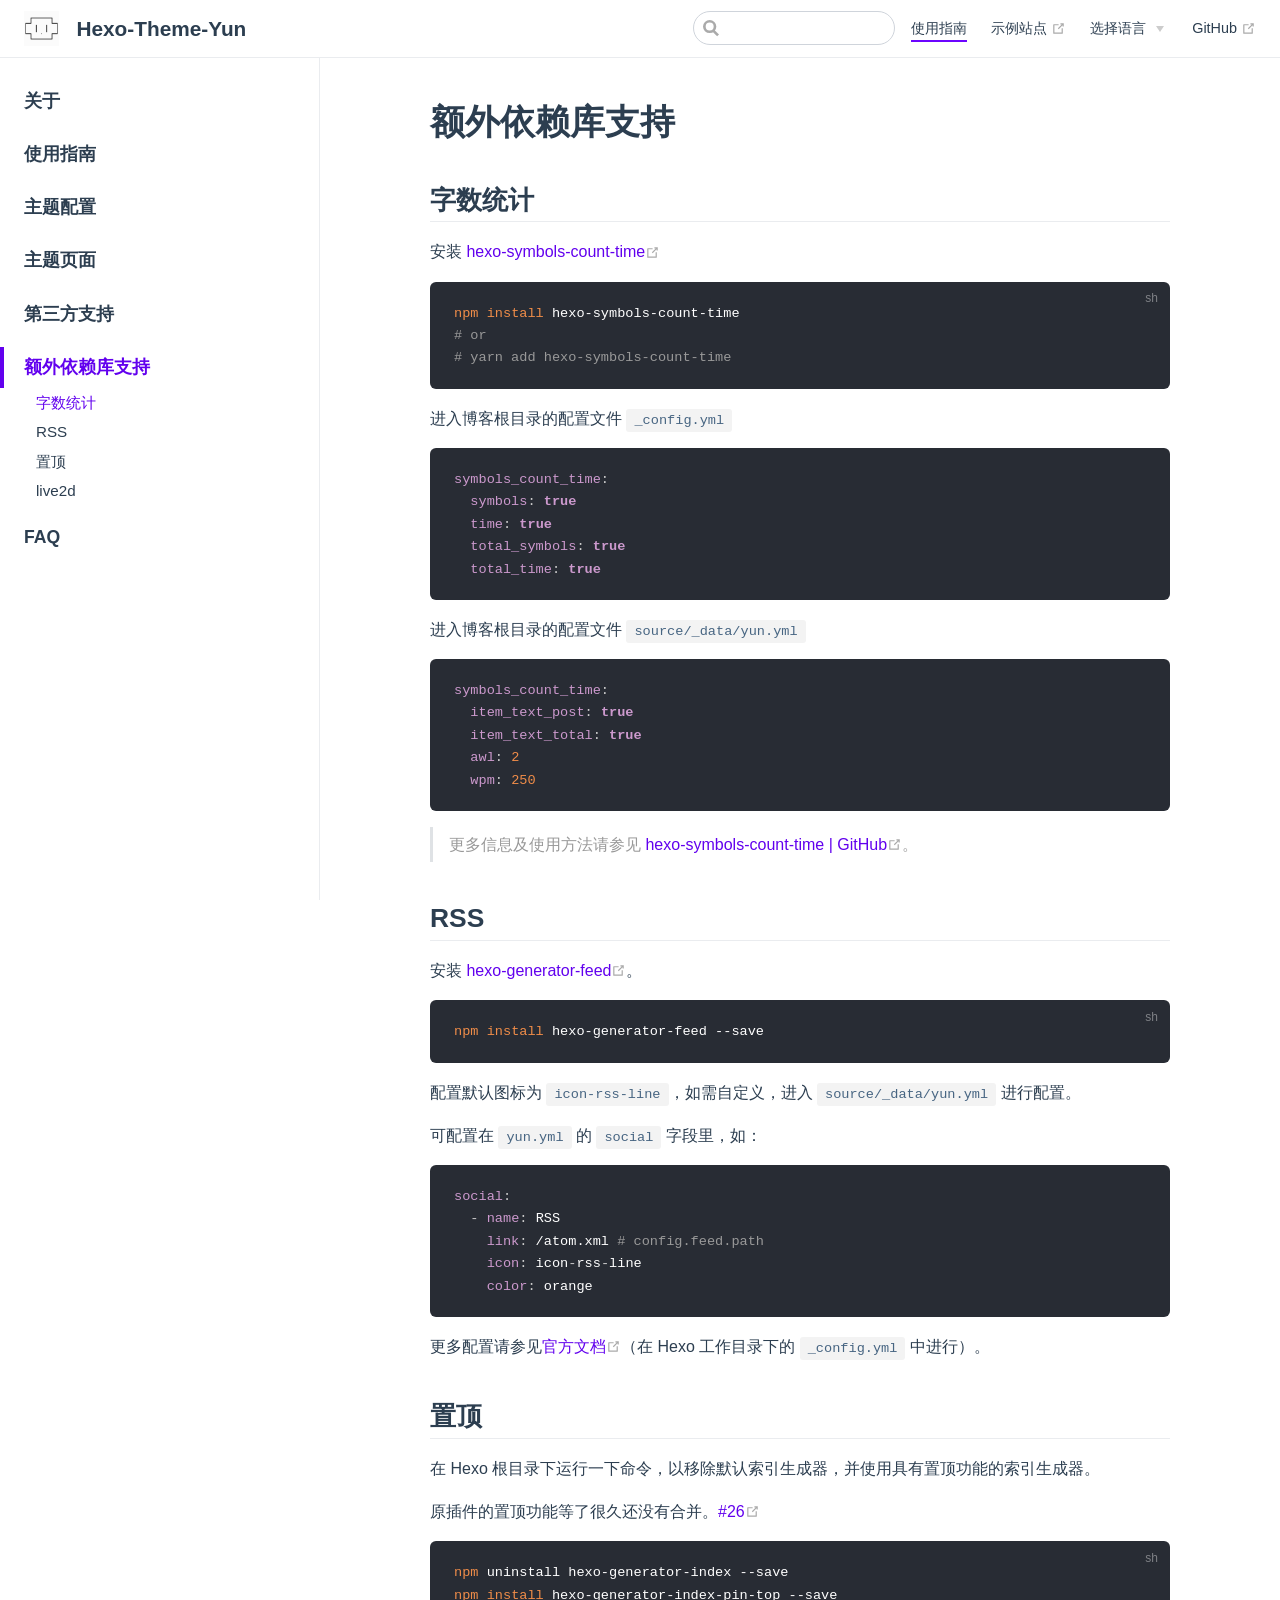
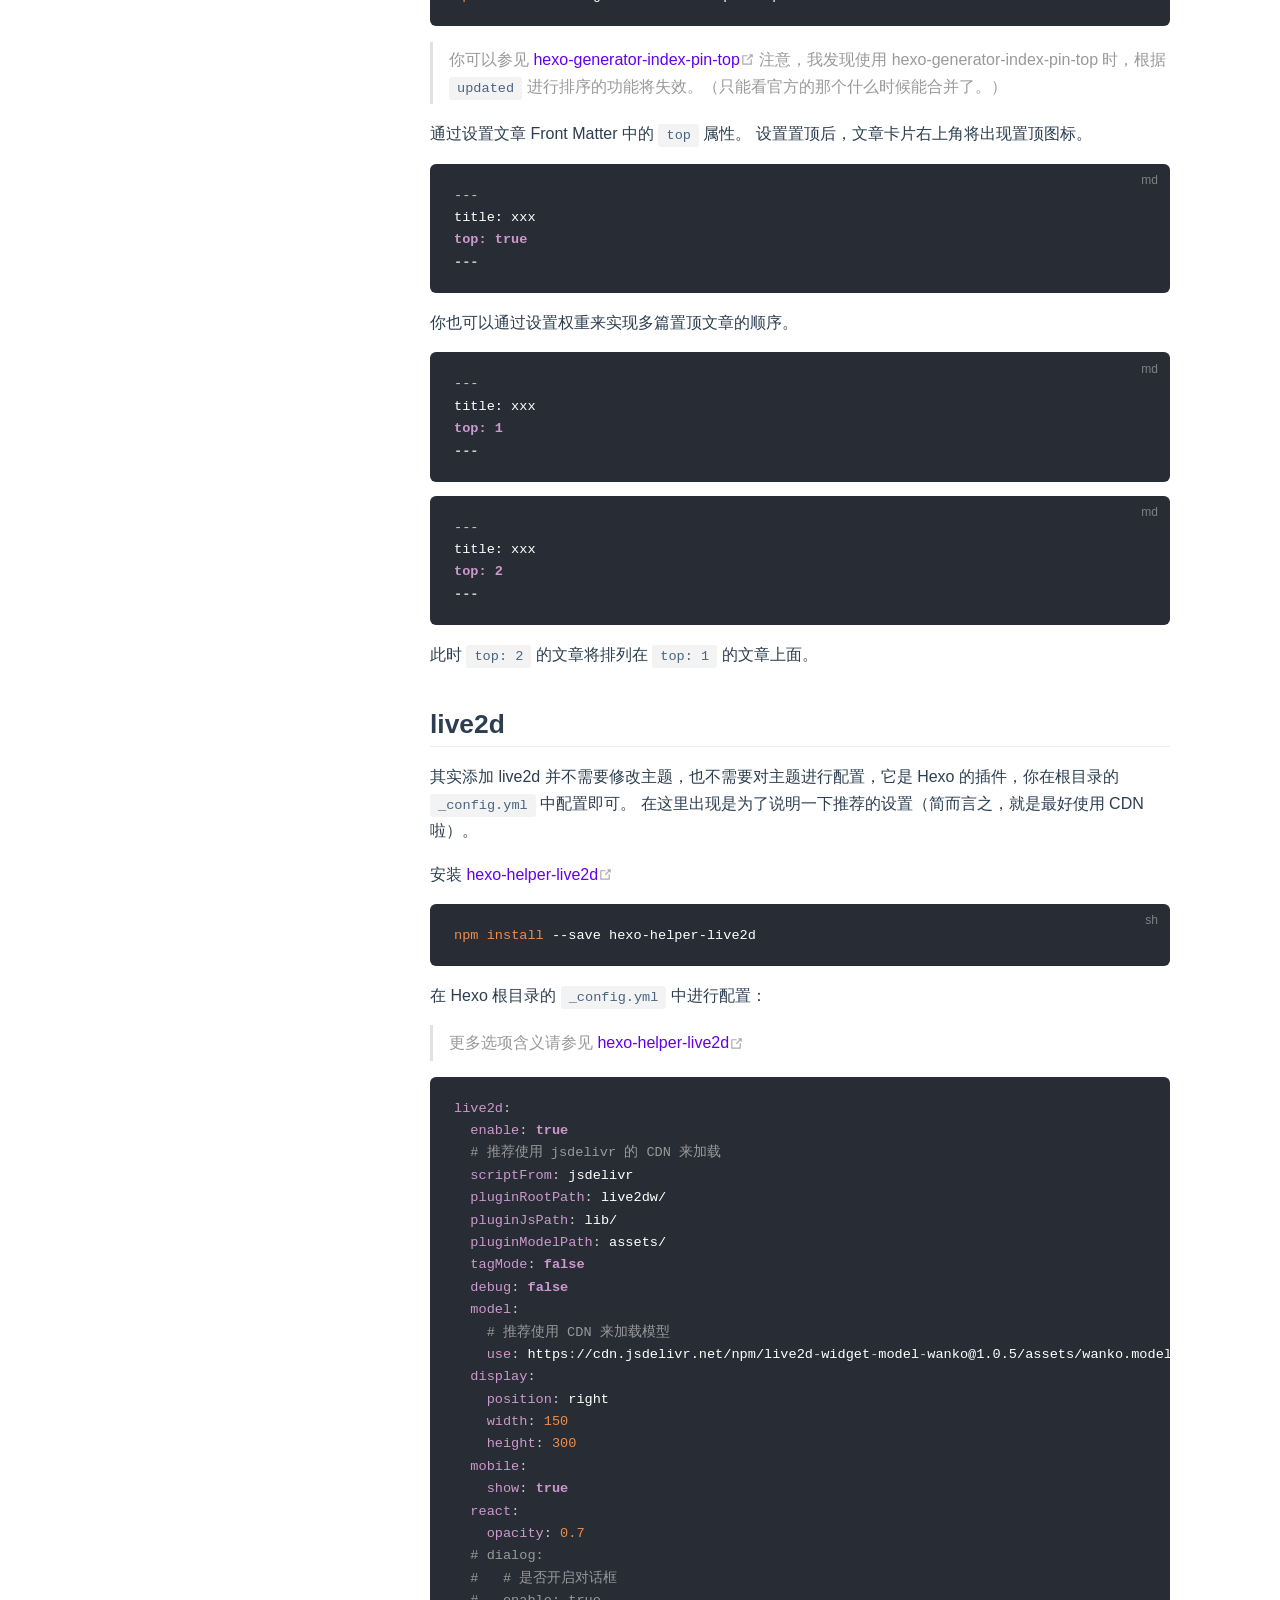
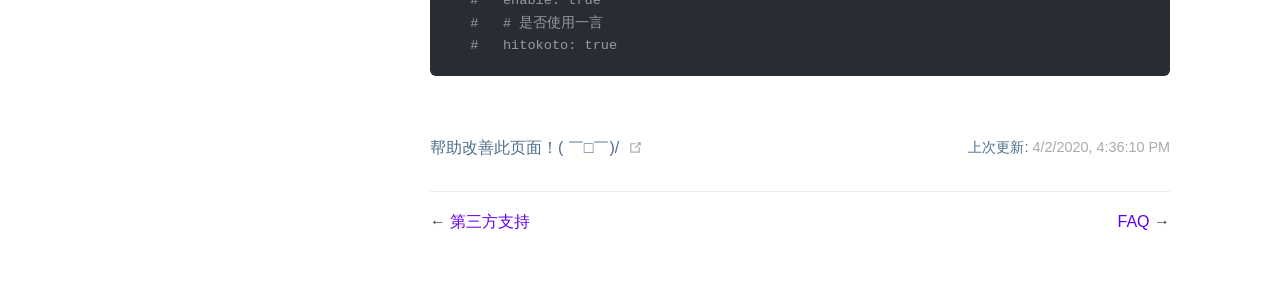
<file: guide/additional-package-support.html>
<!DOCTYPE html>
<html lang="zh-CN">
  <head>
    <meta charset="utf-8">
    <meta name="viewport" content="width=device-width,initial-scale=1">
    <title>额外依赖库支持 | Hexo-Theme-Yun</title>
    <meta name="description" content="A powerful &amp; simple &amp; fast theme for Hexo.">
    <meta name="generator" content="VuePress 1.4.0">
    <link rel="icon" href="/logo.png">
  <link rel="manifest" href="/manifest.json">
  <meta name="theme-color" content="#6200ee">
  <meta name="apple-mobile-web-app-capable" content="yes">
  <meta name="apple-mobile-web-app-status-bar-style" content="#6200ee">
  <link rel="apple-touch-icon" href="/logo.png">
  <link rel="mask-icon" href="/logo.png" color="#6200ee">
  <meta name="msapplication-TileImage" content="/logo.png">
  <meta name="msapplication-TileColor" content="#6200ee">
  <[object Object]></[object Object]>
    
    <link rel="preload" href="/assets/css/0.styles.50be7f47.css" as="style"><link rel="preload" href="/assets/js/app.d63871dc.js" as="script"><link rel="preload" href="/assets/js/2.9d87224e.js" as="script"><link rel="preload" href="/assets/js/12.44888fd0.js" as="script"><link rel="preload" href="/assets/js/3.aa97e589.js" as="script"><link rel="prefetch" href="/assets/js/10.59f29d2e.js"><link rel="prefetch" href="/assets/js/11.b15dd8a6.js"><link rel="prefetch" href="/assets/js/13.52f8d904.js"><link rel="prefetch" href="/assets/js/14.ca4b8d45.js"><link rel="prefetch" href="/assets/js/15.ce6c3d27.js"><link rel="prefetch" href="/assets/js/16.fbca2683.js"><link rel="prefetch" href="/assets/js/17.c78d168d.js"><link rel="prefetch" href="/assets/js/18.d69c7a54.js"><link rel="prefetch" href="/assets/js/4.68a542bf.js"><link rel="prefetch" href="/assets/js/5.209351dc.js"><link rel="prefetch" href="/assets/js/6.2fec8c98.js"><link rel="prefetch" href="/assets/js/7.b3cf3ece.js"><link rel="prefetch" href="/assets/js/8.755f0e1e.js"><link rel="prefetch" href="/assets/js/9.dea933c4.js">
    <link rel="stylesheet" href="/assets/css/0.styles.50be7f47.css">
  </head>
  <body>
    <div id="app" data-server-rendered="true"><div class="theme-container"><header class="navbar"><div class="sidebar-button"><svg xmlns="http://www.w3.org/2000/svg" aria-hidden="true" role="img" viewBox="0 0 448 512" class="icon"><path fill="currentColor" d="M436 124H12c-6.627 0-12-5.373-12-12V80c0-6.627 5.373-12 12-12h424c6.627 0 12 5.373 12 12v32c0 6.627-5.373 12-12 12zm0 160H12c-6.627 0-12-5.373-12-12v-32c0-6.627 5.373-12 12-12h424c6.627 0 12 5.373 12 12v32c0 6.627-5.373 12-12 12zm0 160H12c-6.627 0-12-5.373-12-12v-32c0-6.627 5.373-12 12-12h424c6.627 0 12 5.373 12 12v32c0 6.627-5.373 12-12 12z"></path></svg></div> <a href="/" class="home-link router-link-active"><img src="/logo.gif" alt="Hexo-Theme-Yun" class="logo"> <span class="site-name can-hide">Hexo-Theme-Yun</span></a> <div class="links"><div class="search-box"><input aria-label="Search" autocomplete="off" spellcheck="false" value=""> <!----></div> <nav class="nav-links can-hide"><div class="nav-item"><a href="/guide/" class="nav-link router-link-active">
  使用指南
</a></div><div class="nav-item"><a href="https://www.yunyoujun.cn" target="_blank" rel="noopener noreferrer" class="nav-link external">
  示例站点
  <svg xmlns="http://www.w3.org/2000/svg" aria-hidden="true" x="0px" y="0px" viewBox="0 0 100 100" width="15" height="15" class="icon outbound"><path fill="currentColor" d="M18.8,85.1h56l0,0c2.2,0,4-1.8,4-4v-32h-8v28h-48v-48h28v-8h-32l0,0c-2.2,0-4,1.8-4,4v56C14.8,83.3,16.6,85.1,18.8,85.1z"></path> <polygon fill="currentColor" points="45.7,48.7 51.3,54.3 77.2,28.5 77.2,37.2 85.2,37.2 85.2,14.9 62.8,14.9 62.8,22.9 71.5,22.9"></polygon></svg></a></div><div class="nav-item"><div class="dropdown-wrapper"><button type="button" aria-label="Select language" class="dropdown-title"><span class="title">选择语言</span> <span class="arrow right"></span></button> <ul class="nav-dropdown" style="display:none;"><li class="dropdown-item"><!----> <a href="/guide/additional-package-support.html" class="nav-link router-link-exact-active router-link-active">
  简体中文
</a></li><li class="dropdown-item"><!----> <a href="/en/" class="nav-link">
  English
</a></li></ul></div></div> <a href="https://github.com/YunYouJun/hexo-theme-yun" target="_blank" rel="noopener noreferrer" class="repo-link">
    GitHub
    <svg xmlns="http://www.w3.org/2000/svg" aria-hidden="true" x="0px" y="0px" viewBox="0 0 100 100" width="15" height="15" class="icon outbound"><path fill="currentColor" d="M18.8,85.1h56l0,0c2.2,0,4-1.8,4-4v-32h-8v28h-48v-48h28v-8h-32l0,0c-2.2,0-4,1.8-4,4v56C14.8,83.3,16.6,85.1,18.8,85.1z"></path> <polygon fill="currentColor" points="45.7,48.7 51.3,54.3 77.2,28.5 77.2,37.2 85.2,37.2 85.2,14.9 62.8,14.9 62.8,22.9 71.5,22.9"></polygon></svg></a></nav></div></header> <div class="sidebar-mask"></div> <aside class="sidebar"><nav class="nav-links"><div class="nav-item"><a href="/guide/" class="nav-link router-link-active">
  使用指南
</a></div><div class="nav-item"><a href="https://www.yunyoujun.cn" target="_blank" rel="noopener noreferrer" class="nav-link external">
  示例站点
  <svg xmlns="http://www.w3.org/2000/svg" aria-hidden="true" x="0px" y="0px" viewBox="0 0 100 100" width="15" height="15" class="icon outbound"><path fill="currentColor" d="M18.8,85.1h56l0,0c2.2,0,4-1.8,4-4v-32h-8v28h-48v-48h28v-8h-32l0,0c-2.2,0-4,1.8-4,4v56C14.8,83.3,16.6,85.1,18.8,85.1z"></path> <polygon fill="currentColor" points="45.7,48.7 51.3,54.3 77.2,28.5 77.2,37.2 85.2,37.2 85.2,14.9 62.8,14.9 62.8,22.9 71.5,22.9"></polygon></svg></a></div><div class="nav-item"><div class="dropdown-wrapper"><button type="button" aria-label="Select language" class="dropdown-title"><span class="title">选择语言</span> <span class="arrow right"></span></button> <ul class="nav-dropdown" style="display:none;"><li class="dropdown-item"><!----> <a href="/guide/additional-package-support.html" class="nav-link router-link-exact-active router-link-active">
  简体中文
</a></li><li class="dropdown-item"><!----> <a href="/en/" class="nav-link">
  English
</a></li></ul></div></div> <a href="https://github.com/YunYouJun/hexo-theme-yun" target="_blank" rel="noopener noreferrer" class="repo-link">
    GitHub
    <svg xmlns="http://www.w3.org/2000/svg" aria-hidden="true" x="0px" y="0px" viewBox="0 0 100 100" width="15" height="15" class="icon outbound"><path fill="currentColor" d="M18.8,85.1h56l0,0c2.2,0,4-1.8,4-4v-32h-8v28h-48v-48h28v-8h-32l0,0c-2.2,0-4,1.8-4,4v56C14.8,83.3,16.6,85.1,18.8,85.1z"></path> <polygon fill="currentColor" points="45.7,48.7 51.3,54.3 77.2,28.5 77.2,37.2 85.2,37.2 85.2,14.9 62.8,14.9 62.8,22.9 71.5,22.9"></polygon></svg></a></nav>  <ul class="sidebar-links"><li><a href="/guide/about.html" class="sidebar-link">关于</a></li><li><a href="/guide/" class="sidebar-link">使用指南</a></li><li><a href="/guide/config.html" class="sidebar-link">主题配置</a></li><li><a href="/guide/page.html" class="sidebar-link">主题页面</a></li><li><a href="/guide/third-party-support.html" class="sidebar-link">第三方支持</a></li><li><a href="/guide/additional-package-support.html" class="active sidebar-link">额外依赖库支持</a><ul class="sidebar-sub-headers"><li class="sidebar-sub-header"><a href="/guide/additional-package-support.html#字数统计" class="sidebar-link">字数统计</a></li><li class="sidebar-sub-header"><a href="/guide/additional-package-support.html#rss" class="sidebar-link">RSS</a></li><li class="sidebar-sub-header"><a href="/guide/additional-package-support.html#置顶" class="sidebar-link">置顶</a></li><li class="sidebar-sub-header"><a href="/guide/additional-package-support.html#live2d" class="sidebar-link">live2d</a></li></ul></li><li><a href="/guide/faq.html" class="sidebar-link">FAQ</a></li></ul> </aside> <main class="page"> <div class="theme-default-content content__default"><h1 id="额外依赖库支持"><a href="#额外依赖库支持" class="header-anchor">#</a> 额外依赖库支持</h1> <h2 id="字数统计"><a href="#字数统计" class="header-anchor">#</a> 字数统计</h2> <p>安装 <a href="https://github.com/theme-next/hexo-symbols-count-time" target="_blank" rel="noopener noreferrer">hexo-symbols-count-time<svg xmlns="http://www.w3.org/2000/svg" aria-hidden="true" x="0px" y="0px" viewBox="0 0 100 100" width="15" height="15" class="icon outbound"><path fill="currentColor" d="M18.8,85.1h56l0,0c2.2,0,4-1.8,4-4v-32h-8v28h-48v-48h28v-8h-32l0,0c-2.2,0-4,1.8-4,4v56C14.8,83.3,16.6,85.1,18.8,85.1z"></path> <polygon fill="currentColor" points="45.7,48.7 51.3,54.3 77.2,28.5 77.2,37.2 85.2,37.2 85.2,14.9 62.8,14.9 62.8,22.9 71.5,22.9"></polygon></svg></a></p> <div class="language-sh extra-class"><pre class="language-sh"><code><span class="token function">npm</span> <span class="token function">install</span> hexo-symbols-count-time
<span class="token comment"># or</span>
<span class="token comment"># yarn add hexo-symbols-count-time</span>
</code></pre></div><p>进入博客根目录的配置文件 <code>_config.yml</code></p> <div class="language-yml extra-class"><pre class="language-yml"><code><span class="token key atrule">symbols_count_time</span><span class="token punctuation">:</span>
  <span class="token key atrule">symbols</span><span class="token punctuation">:</span> <span class="token boolean important">true</span>
  <span class="token key atrule">time</span><span class="token punctuation">:</span> <span class="token boolean important">true</span>
  <span class="token key atrule">total_symbols</span><span class="token punctuation">:</span> <span class="token boolean important">true</span>
  <span class="token key atrule">total_time</span><span class="token punctuation">:</span> <span class="token boolean important">true</span>
</code></pre></div><p>进入博客根目录的配置文件 <code>source/_data/yun.yml</code></p> <div class="language-yml extra-class"><pre class="language-yml"><code><span class="token key atrule">symbols_count_time</span><span class="token punctuation">:</span>
  <span class="token key atrule">item_text_post</span><span class="token punctuation">:</span> <span class="token boolean important">true</span>
  <span class="token key atrule">item_text_total</span><span class="token punctuation">:</span> <span class="token boolean important">true</span>
  <span class="token key atrule">awl</span><span class="token punctuation">:</span> <span class="token number">2</span>
  <span class="token key atrule">wpm</span><span class="token punctuation">:</span> <span class="token number">250</span>
</code></pre></div><blockquote><p>更多信息及使用方法请参见 <a href="https://github.com/theme-next/hexo-symbols-count-time" target="_blank" rel="noopener noreferrer">hexo-symbols-count-time | GitHub<svg xmlns="http://www.w3.org/2000/svg" aria-hidden="true" x="0px" y="0px" viewBox="0 0 100 100" width="15" height="15" class="icon outbound"><path fill="currentColor" d="M18.8,85.1h56l0,0c2.2,0,4-1.8,4-4v-32h-8v28h-48v-48h28v-8h-32l0,0c-2.2,0-4,1.8-4,4v56C14.8,83.3,16.6,85.1,18.8,85.1z"></path> <polygon fill="currentColor" points="45.7,48.7 51.3,54.3 77.2,28.5 77.2,37.2 85.2,37.2 85.2,14.9 62.8,14.9 62.8,22.9 71.5,22.9"></polygon></svg></a>。</p></blockquote> <h2 id="rss"><a href="#rss" class="header-anchor">#</a> RSS</h2> <p>安装 <a href="https://github.com/hexojs/hexo-generator-feed" target="_blank" rel="noopener noreferrer">hexo-generator-feed<svg xmlns="http://www.w3.org/2000/svg" aria-hidden="true" x="0px" y="0px" viewBox="0 0 100 100" width="15" height="15" class="icon outbound"><path fill="currentColor" d="M18.8,85.1h56l0,0c2.2,0,4-1.8,4-4v-32h-8v28h-48v-48h28v-8h-32l0,0c-2.2,0-4,1.8-4,4v56C14.8,83.3,16.6,85.1,18.8,85.1z"></path> <polygon fill="currentColor" points="45.7,48.7 51.3,54.3 77.2,28.5 77.2,37.2 85.2,37.2 85.2,14.9 62.8,14.9 62.8,22.9 71.5,22.9"></polygon></svg></a>。</p> <div class="language-sh extra-class"><pre class="language-sh"><code><span class="token function">npm</span> <span class="token function">install</span> hexo-generator-feed --save
</code></pre></div><p>配置默认图标为 <code>icon-rss-line</code>，如需自定义，进入 <code>source/_data/yun.yml</code> 进行配置。</p> <p>可配置在 <code>yun.yml</code> 的 <code>social</code> 字段里，如：</p> <div class="language-yml extra-class"><pre class="language-yml"><code><span class="token key atrule">social</span><span class="token punctuation">:</span>
  <span class="token punctuation">-</span> <span class="token key atrule">name</span><span class="token punctuation">:</span> RSS
    <span class="token key atrule">link</span><span class="token punctuation">:</span> /atom.xml <span class="token comment"># config.feed.path</span>
    <span class="token key atrule">icon</span><span class="token punctuation">:</span> icon<span class="token punctuation">-</span>rss<span class="token punctuation">-</span>line
    <span class="token key atrule">color</span><span class="token punctuation">:</span> orange
</code></pre></div><p>更多配置请参见<a href="https://github.com/hexojs/hexo-generator-feed" target="_blank" rel="noopener noreferrer">官方文档<svg xmlns="http://www.w3.org/2000/svg" aria-hidden="true" x="0px" y="0px" viewBox="0 0 100 100" width="15" height="15" class="icon outbound"><path fill="currentColor" d="M18.8,85.1h56l0,0c2.2,0,4-1.8,4-4v-32h-8v28h-48v-48h28v-8h-32l0,0c-2.2,0-4,1.8-4,4v56C14.8,83.3,16.6,85.1,18.8,85.1z"></path> <polygon fill="currentColor" points="45.7,48.7 51.3,54.3 77.2,28.5 77.2,37.2 85.2,37.2 85.2,14.9 62.8,14.9 62.8,22.9 71.5,22.9"></polygon></svg></a>（在 Hexo 工作目录下的 <code>_config.yml</code> 中进行）。</p> <h2 id="置顶"><a href="#置顶" class="header-anchor">#</a> 置顶</h2> <p>在 Hexo 根目录下运行一下命令，以移除默认索引生成器，并使用具有置顶功能的索引生成器。</p> <p>原插件的置顶功能等了很久还没有合并。<a href="https://github.com/hexojs/hexo-generator-index/pull/26" target="_blank" rel="noopener noreferrer">#26<svg xmlns="http://www.w3.org/2000/svg" aria-hidden="true" x="0px" y="0px" viewBox="0 0 100 100" width="15" height="15" class="icon outbound"><path fill="currentColor" d="M18.8,85.1h56l0,0c2.2,0,4-1.8,4-4v-32h-8v28h-48v-48h28v-8h-32l0,0c-2.2,0-4,1.8-4,4v56C14.8,83.3,16.6,85.1,18.8,85.1z"></path> <polygon fill="currentColor" points="45.7,48.7 51.3,54.3 77.2,28.5 77.2,37.2 85.2,37.2 85.2,14.9 62.8,14.9 62.8,22.9 71.5,22.9"></polygon></svg></a></p> <div class="language-sh extra-class"><pre class="language-sh"><code><span class="token function">npm</span> uninstall hexo-generator-index --save
<span class="token function">npm</span> <span class="token function">install</span> hexo-generator-index-pin-top --save
</code></pre></div><blockquote><p>你可以参见 <a href="https://github.com/netcan/hexo-generator-index-pin-top" target="_blank" rel="noopener noreferrer">hexo-generator-index-pin-top<svg xmlns="http://www.w3.org/2000/svg" aria-hidden="true" x="0px" y="0px" viewBox="0 0 100 100" width="15" height="15" class="icon outbound"><path fill="currentColor" d="M18.8,85.1h56l0,0c2.2,0,4-1.8,4-4v-32h-8v28h-48v-48h28v-8h-32l0,0c-2.2,0-4,1.8-4,4v56C14.8,83.3,16.6,85.1,18.8,85.1z"></path> <polygon fill="currentColor" points="45.7,48.7 51.3,54.3 77.2,28.5 77.2,37.2 85.2,37.2 85.2,14.9 62.8,14.9 62.8,22.9 71.5,22.9"></polygon></svg></a>
注意，我发现使用 hexo-generator-index-pin-top 时，根据 <code>updated</code> 进行排序的功能将失效。（只能看官方的那个什么时候能合并了。）</p></blockquote> <p>通过设置文章 Front Matter 中的 <code>top</code> 属性。
设置置顶后，文章卡片右上角将出现置顶图标。</p> <div class="language-md extra-class"><pre class="language-md"><code><span class="token hr punctuation">---</span>
title: xxx
<span class="token title important">top: true
<span class="token punctuation">---</span></span>
</code></pre></div><p>你也可以通过设置权重来实现多篇置顶文章的顺序。</p> <div class="language-md extra-class"><pre class="language-md"><code><span class="token hr punctuation">---</span>
title: xxx
<span class="token title important">top: 1
<span class="token punctuation">---</span></span>
</code></pre></div><div class="language-md extra-class"><pre class="language-md"><code><span class="token hr punctuation">---</span>
title: xxx
<span class="token title important">top: 2
<span class="token punctuation">---</span></span>
</code></pre></div><p>此时 <code>top: 2</code> 的文章将排列在 <code>top: 1</code> 的文章上面。</p> <h2 id="live2d"><a href="#live2d" class="header-anchor">#</a> live2d</h2> <p>其实添加 live2d 并不需要修改主题，也不需要对主题进行配置，它是 Hexo 的插件，你在根目录的 <code>_config.yml</code> 中配置即可。
在这里出现是为了说明一下推荐的设置（简而言之，就是最好使用 CDN 啦）。</p> <p>安装 <a href="https://github.com/EYHN/hexo-helper-live2d" target="_blank" rel="noopener noreferrer">hexo-helper-live2d<svg xmlns="http://www.w3.org/2000/svg" aria-hidden="true" x="0px" y="0px" viewBox="0 0 100 100" width="15" height="15" class="icon outbound"><path fill="currentColor" d="M18.8,85.1h56l0,0c2.2,0,4-1.8,4-4v-32h-8v28h-48v-48h28v-8h-32l0,0c-2.2,0-4,1.8-4,4v56C14.8,83.3,16.6,85.1,18.8,85.1z"></path> <polygon fill="currentColor" points="45.7,48.7 51.3,54.3 77.2,28.5 77.2,37.2 85.2,37.2 85.2,14.9 62.8,14.9 62.8,22.9 71.5,22.9"></polygon></svg></a></p> <div class="language-sh extra-class"><pre class="language-sh"><code><span class="token function">npm</span> <span class="token function">install</span> --save hexo-helper-live2d
</code></pre></div><p>在 Hexo 根目录的 <code>_config.yml</code> 中进行配置：</p> <blockquote><p>更多选项含义请参见 <a href="https://github.com/EYHN/hexo-helper-live2d" target="_blank" rel="noopener noreferrer">hexo-helper-live2d<svg xmlns="http://www.w3.org/2000/svg" aria-hidden="true" x="0px" y="0px" viewBox="0 0 100 100" width="15" height="15" class="icon outbound"><path fill="currentColor" d="M18.8,85.1h56l0,0c2.2,0,4-1.8,4-4v-32h-8v28h-48v-48h28v-8h-32l0,0c-2.2,0-4,1.8-4,4v56C14.8,83.3,16.6,85.1,18.8,85.1z"></path> <polygon fill="currentColor" points="45.7,48.7 51.3,54.3 77.2,28.5 77.2,37.2 85.2,37.2 85.2,14.9 62.8,14.9 62.8,22.9 71.5,22.9"></polygon></svg></a></p></blockquote> <div class="language-yml extra-class"><pre class="language-yml"><code><span class="token key atrule">live2d</span><span class="token punctuation">:</span>
  <span class="token key atrule">enable</span><span class="token punctuation">:</span> <span class="token boolean important">true</span>
  <span class="token comment"># 推荐使用 jsdelivr 的 CDN 来加载</span>
  <span class="token key atrule">scriptFrom</span><span class="token punctuation">:</span> jsdelivr
  <span class="token key atrule">pluginRootPath</span><span class="token punctuation">:</span> live2dw/
  <span class="token key atrule">pluginJsPath</span><span class="token punctuation">:</span> lib/
  <span class="token key atrule">pluginModelPath</span><span class="token punctuation">:</span> assets/
  <span class="token key atrule">tagMode</span><span class="token punctuation">:</span> <span class="token boolean important">false</span>
  <span class="token key atrule">debug</span><span class="token punctuation">:</span> <span class="token boolean important">false</span>
  <span class="token key atrule">model</span><span class="token punctuation">:</span>
    <span class="token comment"># 推荐使用 CDN 来加载模型</span>
    <span class="token key atrule">use</span><span class="token punctuation">:</span> https<span class="token punctuation">:</span>//cdn.jsdelivr.net/npm/live2d<span class="token punctuation">-</span>widget<span class="token punctuation">-</span>model<span class="token punctuation">-</span>wanko@1.0.5/assets/wanko.model.json
  <span class="token key atrule">display</span><span class="token punctuation">:</span>
    <span class="token key atrule">position</span><span class="token punctuation">:</span> right
    <span class="token key atrule">width</span><span class="token punctuation">:</span> <span class="token number">150</span>
    <span class="token key atrule">height</span><span class="token punctuation">:</span> <span class="token number">300</span>
  <span class="token key atrule">mobile</span><span class="token punctuation">:</span>
    <span class="token key atrule">show</span><span class="token punctuation">:</span> <span class="token boolean important">true</span>
  <span class="token key atrule">react</span><span class="token punctuation">:</span>
    <span class="token key atrule">opacity</span><span class="token punctuation">:</span> <span class="token number">0.7</span>
  <span class="token comment"># dialog:</span>
  <span class="token comment">#   # 是否开启对话框</span>
  <span class="token comment">#   enable: true</span>
  <span class="token comment">#   # 是否使用一言</span>
  <span class="token comment">#   hitokoto: true</span>
</code></pre></div></div> <footer class="page-edit"><div class="edit-link"><a href="https://github.com/YunYouJun/hexo-theme-yun/edit/master/docs/guide/additional-package-support.md" target="_blank" rel="noopener noreferrer">帮助改善此页面！( ￣□￣)/</a> <svg xmlns="http://www.w3.org/2000/svg" aria-hidden="true" x="0px" y="0px" viewBox="0 0 100 100" width="15" height="15" class="icon outbound"><path fill="currentColor" d="M18.8,85.1h56l0,0c2.2,0,4-1.8,4-4v-32h-8v28h-48v-48h28v-8h-32l0,0c-2.2,0-4,1.8-4,4v56C14.8,83.3,16.6,85.1,18.8,85.1z"></path> <polygon fill="currentColor" points="45.7,48.7 51.3,54.3 77.2,28.5 77.2,37.2 85.2,37.2 85.2,14.9 62.8,14.9 62.8,22.9 71.5,22.9"></polygon></svg></div> <div class="last-updated"><span class="prefix">上次更新:</span> <span class="time">4/2/2020, 4:36:10 PM</span></div></footer> <div class="page-nav"><p class="inner"><span class="prev">
      ←
      <a href="/guide/third-party-support.html" class="prev">
        第三方支持
      </a></span> <span class="next"><a href="/guide/faq.html">
        FAQ
      </a>
      →
    </span></p></div> </main></div><div class="global-ui"><!----><!----></div></div>
    <script src="/assets/js/app.d63871dc.js" defer></script><script src="/assets/js/2.9d87224e.js" defer></script><script src="/assets/js/12.44888fd0.js" defer></script><script src="/assets/js/3.aa97e589.js" defer></script>
  </body>
</html>
</file>
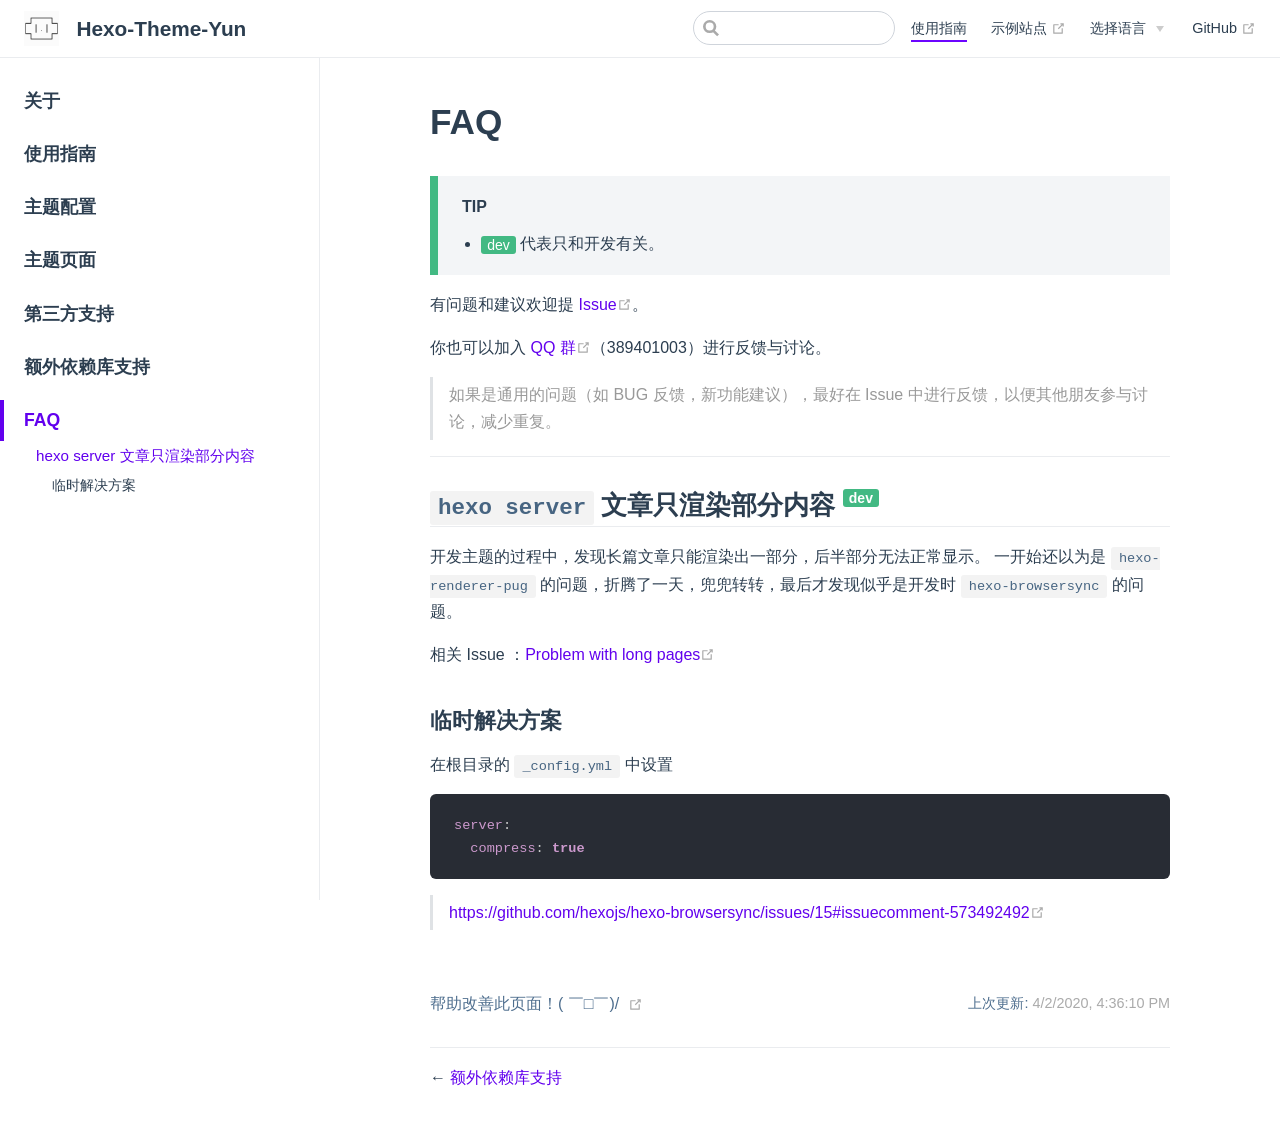
<file: guide/faq.html>
<!DOCTYPE html>
<html lang="zh-CN">
  <head>
    <meta charset="utf-8">
    <meta name="viewport" content="width=device-width,initial-scale=1">
    <title>FAQ | Hexo-Theme-Yun</title>
    <meta name="description" content="A powerful &amp; simple &amp; fast theme for Hexo.">
    <meta name="generator" content="VuePress 1.4.0">
    <link rel="icon" href="/logo.png">
  <link rel="manifest" href="/manifest.json">
  <meta name="theme-color" content="#6200ee">
  <meta name="apple-mobile-web-app-capable" content="yes">
  <meta name="apple-mobile-web-app-status-bar-style" content="#6200ee">
  <link rel="apple-touch-icon" href="/logo.png">
  <link rel="mask-icon" href="/logo.png" color="#6200ee">
  <meta name="msapplication-TileImage" content="/logo.png">
  <meta name="msapplication-TileColor" content="#6200ee">
  <[object Object]></[object Object]>
    
    <link rel="preload" href="/assets/css/0.styles.50be7f47.css" as="style"><link rel="preload" href="/assets/js/app.d63871dc.js" as="script"><link rel="preload" href="/assets/js/2.9d87224e.js" as="script"><link rel="preload" href="/assets/js/14.ca4b8d45.js" as="script"><link rel="preload" href="/assets/js/4.68a542bf.js" as="script"><link rel="preload" href="/assets/js/3.aa97e589.js" as="script"><link rel="prefetch" href="/assets/js/10.59f29d2e.js"><link rel="prefetch" href="/assets/js/11.b15dd8a6.js"><link rel="prefetch" href="/assets/js/12.44888fd0.js"><link rel="prefetch" href="/assets/js/13.52f8d904.js"><link rel="prefetch" href="/assets/js/15.ce6c3d27.js"><link rel="prefetch" href="/assets/js/16.fbca2683.js"><link rel="prefetch" href="/assets/js/17.c78d168d.js"><link rel="prefetch" href="/assets/js/18.d69c7a54.js"><link rel="prefetch" href="/assets/js/5.209351dc.js"><link rel="prefetch" href="/assets/js/6.2fec8c98.js"><link rel="prefetch" href="/assets/js/7.b3cf3ece.js"><link rel="prefetch" href="/assets/js/8.755f0e1e.js"><link rel="prefetch" href="/assets/js/9.dea933c4.js">
    <link rel="stylesheet" href="/assets/css/0.styles.50be7f47.css">
  </head>
  <body>
    <div id="app" data-server-rendered="true"><div class="theme-container"><header class="navbar"><div class="sidebar-button"><svg xmlns="http://www.w3.org/2000/svg" aria-hidden="true" role="img" viewBox="0 0 448 512" class="icon"><path fill="currentColor" d="M436 124H12c-6.627 0-12-5.373-12-12V80c0-6.627 5.373-12 12-12h424c6.627 0 12 5.373 12 12v32c0 6.627-5.373 12-12 12zm0 160H12c-6.627 0-12-5.373-12-12v-32c0-6.627 5.373-12 12-12h424c6.627 0 12 5.373 12 12v32c0 6.627-5.373 12-12 12zm0 160H12c-6.627 0-12-5.373-12-12v-32c0-6.627 5.373-12 12-12h424c6.627 0 12 5.373 12 12v32c0 6.627-5.373 12-12 12z"></path></svg></div> <a href="/" class="home-link router-link-active"><img src="/logo.gif" alt="Hexo-Theme-Yun" class="logo"> <span class="site-name can-hide">Hexo-Theme-Yun</span></a> <div class="links"><div class="search-box"><input aria-label="Search" autocomplete="off" spellcheck="false" value=""> <!----></div> <nav class="nav-links can-hide"><div class="nav-item"><a href="/guide/" class="nav-link router-link-active">
  使用指南
</a></div><div class="nav-item"><a href="https://www.yunyoujun.cn" target="_blank" rel="noopener noreferrer" class="nav-link external">
  示例站点
  <svg xmlns="http://www.w3.org/2000/svg" aria-hidden="true" x="0px" y="0px" viewBox="0 0 100 100" width="15" height="15" class="icon outbound"><path fill="currentColor" d="M18.8,85.1h56l0,0c2.2,0,4-1.8,4-4v-32h-8v28h-48v-48h28v-8h-32l0,0c-2.2,0-4,1.8-4,4v56C14.8,83.3,16.6,85.1,18.8,85.1z"></path> <polygon fill="currentColor" points="45.7,48.7 51.3,54.3 77.2,28.5 77.2,37.2 85.2,37.2 85.2,14.9 62.8,14.9 62.8,22.9 71.5,22.9"></polygon></svg></a></div><div class="nav-item"><div class="dropdown-wrapper"><button type="button" aria-label="Select language" class="dropdown-title"><span class="title">选择语言</span> <span class="arrow right"></span></button> <ul class="nav-dropdown" style="display:none;"><li class="dropdown-item"><!----> <a href="/guide/faq.html" class="nav-link router-link-exact-active router-link-active">
  简体中文
</a></li><li class="dropdown-item"><!----> <a href="/en/" class="nav-link">
  English
</a></li></ul></div></div> <a href="https://github.com/YunYouJun/hexo-theme-yun" target="_blank" rel="noopener noreferrer" class="repo-link">
    GitHub
    <svg xmlns="http://www.w3.org/2000/svg" aria-hidden="true" x="0px" y="0px" viewBox="0 0 100 100" width="15" height="15" class="icon outbound"><path fill="currentColor" d="M18.8,85.1h56l0,0c2.2,0,4-1.8,4-4v-32h-8v28h-48v-48h28v-8h-32l0,0c-2.2,0-4,1.8-4,4v56C14.8,83.3,16.6,85.1,18.8,85.1z"></path> <polygon fill="currentColor" points="45.7,48.7 51.3,54.3 77.2,28.5 77.2,37.2 85.2,37.2 85.2,14.9 62.8,14.9 62.8,22.9 71.5,22.9"></polygon></svg></a></nav></div></header> <div class="sidebar-mask"></div> <aside class="sidebar"><nav class="nav-links"><div class="nav-item"><a href="/guide/" class="nav-link router-link-active">
  使用指南
</a></div><div class="nav-item"><a href="https://www.yunyoujun.cn" target="_blank" rel="noopener noreferrer" class="nav-link external">
  示例站点
  <svg xmlns="http://www.w3.org/2000/svg" aria-hidden="true" x="0px" y="0px" viewBox="0 0 100 100" width="15" height="15" class="icon outbound"><path fill="currentColor" d="M18.8,85.1h56l0,0c2.2,0,4-1.8,4-4v-32h-8v28h-48v-48h28v-8h-32l0,0c-2.2,0-4,1.8-4,4v56C14.8,83.3,16.6,85.1,18.8,85.1z"></path> <polygon fill="currentColor" points="45.7,48.7 51.3,54.3 77.2,28.5 77.2,37.2 85.2,37.2 85.2,14.9 62.8,14.9 62.8,22.9 71.5,22.9"></polygon></svg></a></div><div class="nav-item"><div class="dropdown-wrapper"><button type="button" aria-label="Select language" class="dropdown-title"><span class="title">选择语言</span> <span class="arrow right"></span></button> <ul class="nav-dropdown" style="display:none;"><li class="dropdown-item"><!----> <a href="/guide/faq.html" class="nav-link router-link-exact-active router-link-active">
  简体中文
</a></li><li class="dropdown-item"><!----> <a href="/en/" class="nav-link">
  English
</a></li></ul></div></div> <a href="https://github.com/YunYouJun/hexo-theme-yun" target="_blank" rel="noopener noreferrer" class="repo-link">
    GitHub
    <svg xmlns="http://www.w3.org/2000/svg" aria-hidden="true" x="0px" y="0px" viewBox="0 0 100 100" width="15" height="15" class="icon outbound"><path fill="currentColor" d="M18.8,85.1h56l0,0c2.2,0,4-1.8,4-4v-32h-8v28h-48v-48h28v-8h-32l0,0c-2.2,0-4,1.8-4,4v56C14.8,83.3,16.6,85.1,18.8,85.1z"></path> <polygon fill="currentColor" points="45.7,48.7 51.3,54.3 77.2,28.5 77.2,37.2 85.2,37.2 85.2,14.9 62.8,14.9 62.8,22.9 71.5,22.9"></polygon></svg></a></nav>  <ul class="sidebar-links"><li><a href="/guide/about.html" class="sidebar-link">关于</a></li><li><a href="/guide/" class="sidebar-link">使用指南</a></li><li><a href="/guide/config.html" class="sidebar-link">主题配置</a></li><li><a href="/guide/page.html" class="sidebar-link">主题页面</a></li><li><a href="/guide/third-party-support.html" class="sidebar-link">第三方支持</a></li><li><a href="/guide/additional-package-support.html" class="sidebar-link">额外依赖库支持</a></li><li><a href="/guide/faq.html" class="active sidebar-link">FAQ</a><ul class="sidebar-sub-headers"><li class="sidebar-sub-header"><a href="/guide/faq.html#hexo-server-文章只渲染部分内容" class="sidebar-link">hexo server 文章只渲染部分内容</a><ul class="sidebar-sub-headers"><li class="sidebar-sub-header"><a href="/guide/faq.html#临时解决方案" class="sidebar-link">临时解决方案</a></li></ul></li></ul></li></ul> </aside> <main class="page"> <div class="theme-default-content content__default"><h1 id="faq"><a href="#faq" class="header-anchor">#</a> FAQ</h1> <div class="custom-block tip"><p class="custom-block-title">TIP</p> <ul><li><span class="badge tip" style="vertical-align:middle;" data-v-15b7b770>dev</span> 代表只和开发有关。
</li></ul></div> <p>有问题和建议欢迎提 <a href="https://github.com/YunYouJun/hexo-theme-yun/issues" target="_blank" rel="noopener noreferrer">Issue<svg xmlns="http://www.w3.org/2000/svg" aria-hidden="true" x="0px" y="0px" viewBox="0 0 100 100" width="15" height="15" class="icon outbound"><path fill="currentColor" d="M18.8,85.1h56l0,0c2.2,0,4-1.8,4-4v-32h-8v28h-48v-48h28v-8h-32l0,0c-2.2,0-4,1.8-4,4v56C14.8,83.3,16.6,85.1,18.8,85.1z"></path> <polygon fill="currentColor" points="45.7,48.7 51.3,54.3 77.2,28.5 77.2,37.2 85.2,37.2 85.2,14.9 62.8,14.9 62.8,22.9 71.5,22.9"></polygon></svg></a>。</p> <p>你也可以加入 <a href="https://shang.qq.com/wpa/qunwpa?idkey=3bd19a05aaccb2b60c396295c8617b3a9e667821a495e8cd7e1698ff95ab61c6" target="_blank" rel="noopener noreferrer">QQ 群<svg xmlns="http://www.w3.org/2000/svg" aria-hidden="true" x="0px" y="0px" viewBox="0 0 100 100" width="15" height="15" class="icon outbound"><path fill="currentColor" d="M18.8,85.1h56l0,0c2.2,0,4-1.8,4-4v-32h-8v28h-48v-48h28v-8h-32l0,0c-2.2,0-4,1.8-4,4v56C14.8,83.3,16.6,85.1,18.8,85.1z"></path> <polygon fill="currentColor" points="45.7,48.7 51.3,54.3 77.2,28.5 77.2,37.2 85.2,37.2 85.2,14.9 62.8,14.9 62.8,22.9 71.5,22.9"></polygon></svg></a>（389401003）进行反馈与讨论。</p> <blockquote><p>如果是通用的问题（如 BUG 反馈，新功能建议），最好在 Issue 中进行反馈，以便其他朋友参与讨论，减少重复。</p></blockquote> <hr> <h2 id="hexo-server-文章只渲染部分内容"><a href="#hexo-server-文章只渲染部分内容" class="header-anchor">#</a> <code>hexo server</code> 文章只渲染部分内容 <span class="badge tip" style="vertical-align:top;" data-v-15b7b770>dev</span></h2> <p>开发主题的过程中，发现长篇文章只能渲染出一部分，后半部分无法正常显示。
一开始还以为是 <code>hexo-renderer-pug</code> 的问题，折腾了一天，兜兜转转，最后才发现似乎是开发时 <code>hexo-browsersync</code> 的问题。</p> <p>相关 Issue ：<a href="https://github.com/hexojs/hexo-browsersync/issues/15" target="_blank" rel="noopener noreferrer">Problem with long pages<svg xmlns="http://www.w3.org/2000/svg" aria-hidden="true" x="0px" y="0px" viewBox="0 0 100 100" width="15" height="15" class="icon outbound"><path fill="currentColor" d="M18.8,85.1h56l0,0c2.2,0,4-1.8,4-4v-32h-8v28h-48v-48h28v-8h-32l0,0c-2.2,0-4,1.8-4,4v56C14.8,83.3,16.6,85.1,18.8,85.1z"></path> <polygon fill="currentColor" points="45.7,48.7 51.3,54.3 77.2,28.5 77.2,37.2 85.2,37.2 85.2,14.9 62.8,14.9 62.8,22.9 71.5,22.9"></polygon></svg></a></p> <h3 id="临时解决方案"><a href="#临时解决方案" class="header-anchor">#</a> 临时解决方案</h3> <p>在根目录的 <code>_config.yml</code> 中设置</p> <div class="language-yml extra-class"><pre class="language-yml"><code><span class="token key atrule">server</span><span class="token punctuation">:</span>
  <span class="token key atrule">compress</span><span class="token punctuation">:</span> <span class="token boolean important">true</span>
</code></pre></div><blockquote><p><a href="https://github.com/hexojs/hexo-browsersync/issues/15#issuecomment-573492492" target="_blank" rel="noopener noreferrer">https://github.com/hexojs/hexo-browsersync/issues/15#issuecomment-573492492<svg xmlns="http://www.w3.org/2000/svg" aria-hidden="true" x="0px" y="0px" viewBox="0 0 100 100" width="15" height="15" class="icon outbound"><path fill="currentColor" d="M18.8,85.1h56l0,0c2.2,0,4-1.8,4-4v-32h-8v28h-48v-48h28v-8h-32l0,0c-2.2,0-4,1.8-4,4v56C14.8,83.3,16.6,85.1,18.8,85.1z"></path> <polygon fill="currentColor" points="45.7,48.7 51.3,54.3 77.2,28.5 77.2,37.2 85.2,37.2 85.2,14.9 62.8,14.9 62.8,22.9 71.5,22.9"></polygon></svg></a></p></blockquote></div> <footer class="page-edit"><div class="edit-link"><a href="https://github.com/YunYouJun/hexo-theme-yun/edit/master/docs/guide/faq.md" target="_blank" rel="noopener noreferrer">帮助改善此页面！( ￣□￣)/</a> <svg xmlns="http://www.w3.org/2000/svg" aria-hidden="true" x="0px" y="0px" viewBox="0 0 100 100" width="15" height="15" class="icon outbound"><path fill="currentColor" d="M18.8,85.1h56l0,0c2.2,0,4-1.8,4-4v-32h-8v28h-48v-48h28v-8h-32l0,0c-2.2,0-4,1.8-4,4v56C14.8,83.3,16.6,85.1,18.8,85.1z"></path> <polygon fill="currentColor" points="45.7,48.7 51.3,54.3 77.2,28.5 77.2,37.2 85.2,37.2 85.2,14.9 62.8,14.9 62.8,22.9 71.5,22.9"></polygon></svg></div> <div class="last-updated"><span class="prefix">上次更新:</span> <span class="time">4/2/2020, 4:36:10 PM</span></div></footer> <div class="page-nav"><p class="inner"><span class="prev">
      ←
      <a href="/guide/additional-package-support.html" class="prev">
        额外依赖库支持
      </a></span> <!----></p></div> </main></div><div class="global-ui"><!----><!----></div></div>
    <script src="/assets/js/app.d63871dc.js" defer></script><script src="/assets/js/2.9d87224e.js" defer></script><script src="/assets/js/14.ca4b8d45.js" defer></script><script src="/assets/js/4.68a542bf.js" defer></script><script src="/assets/js/3.aa97e589.js" defer></script>
  </body>
</html>
</file>
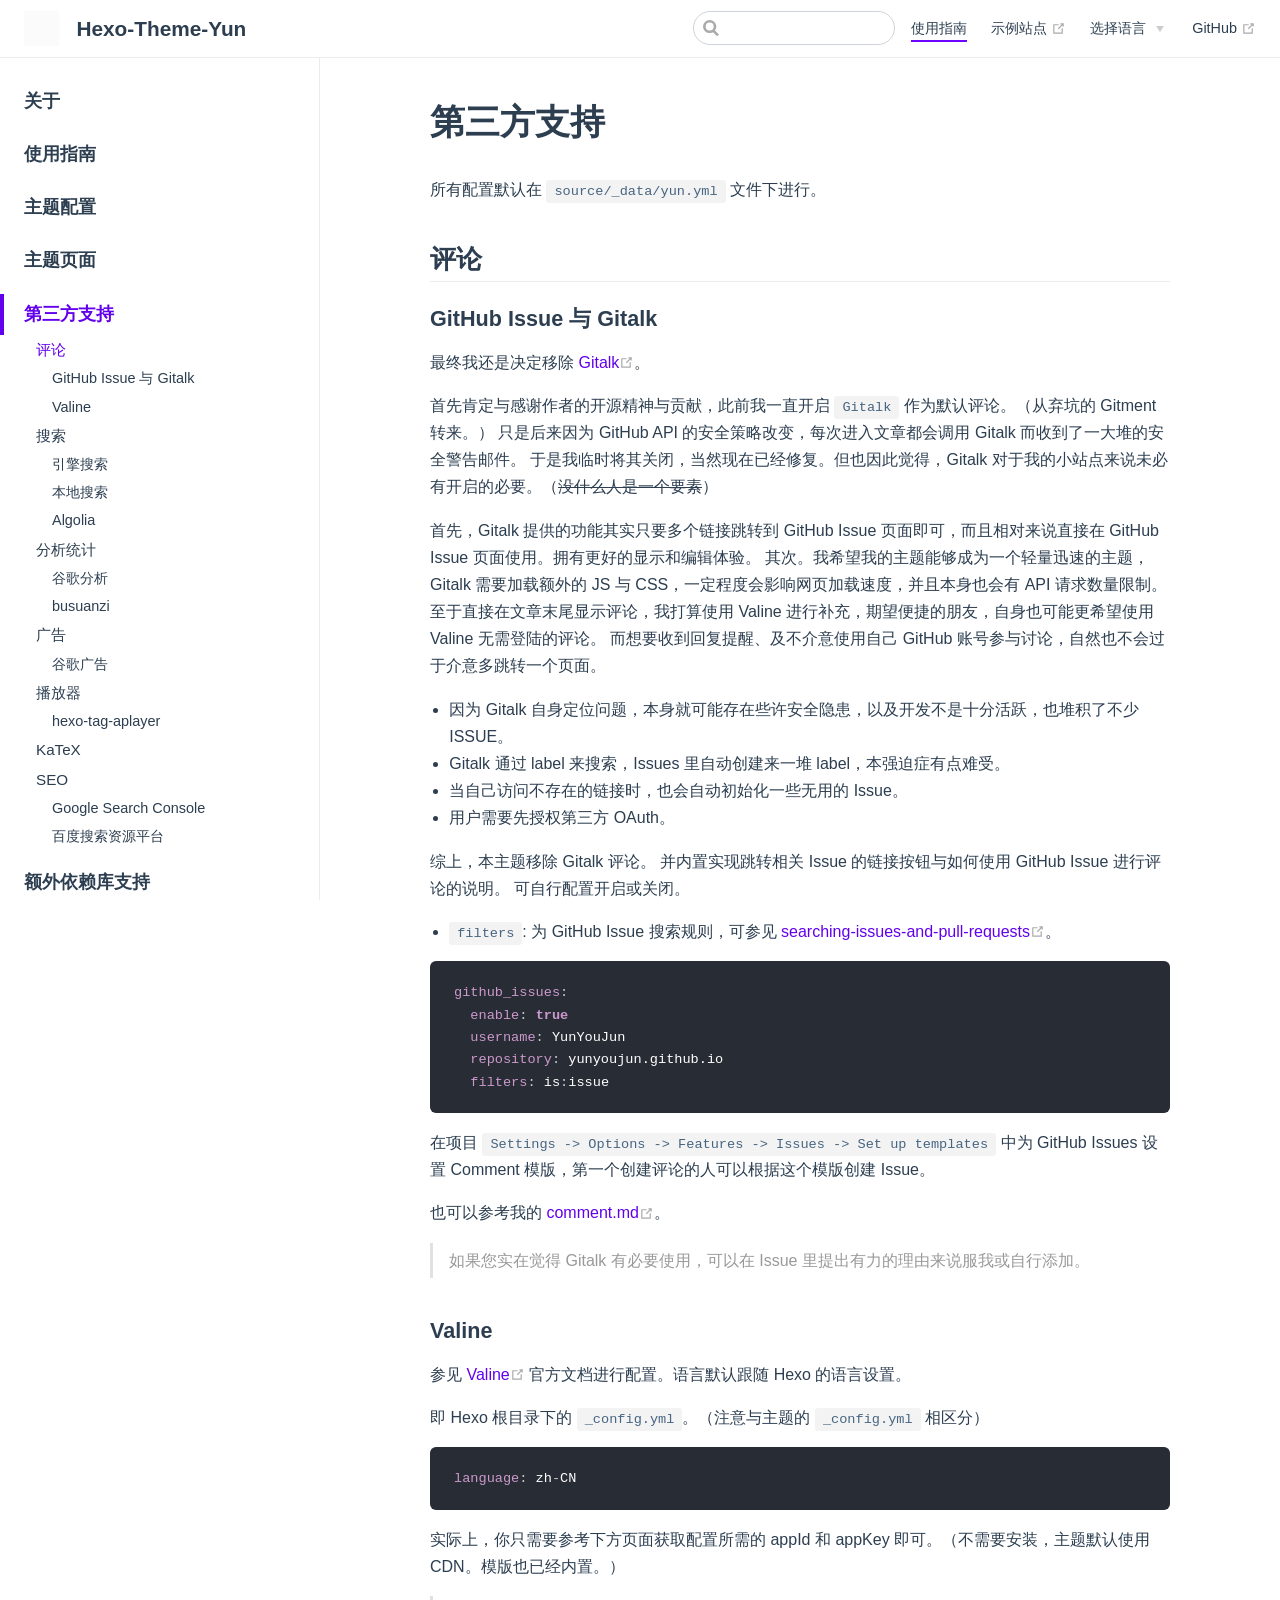
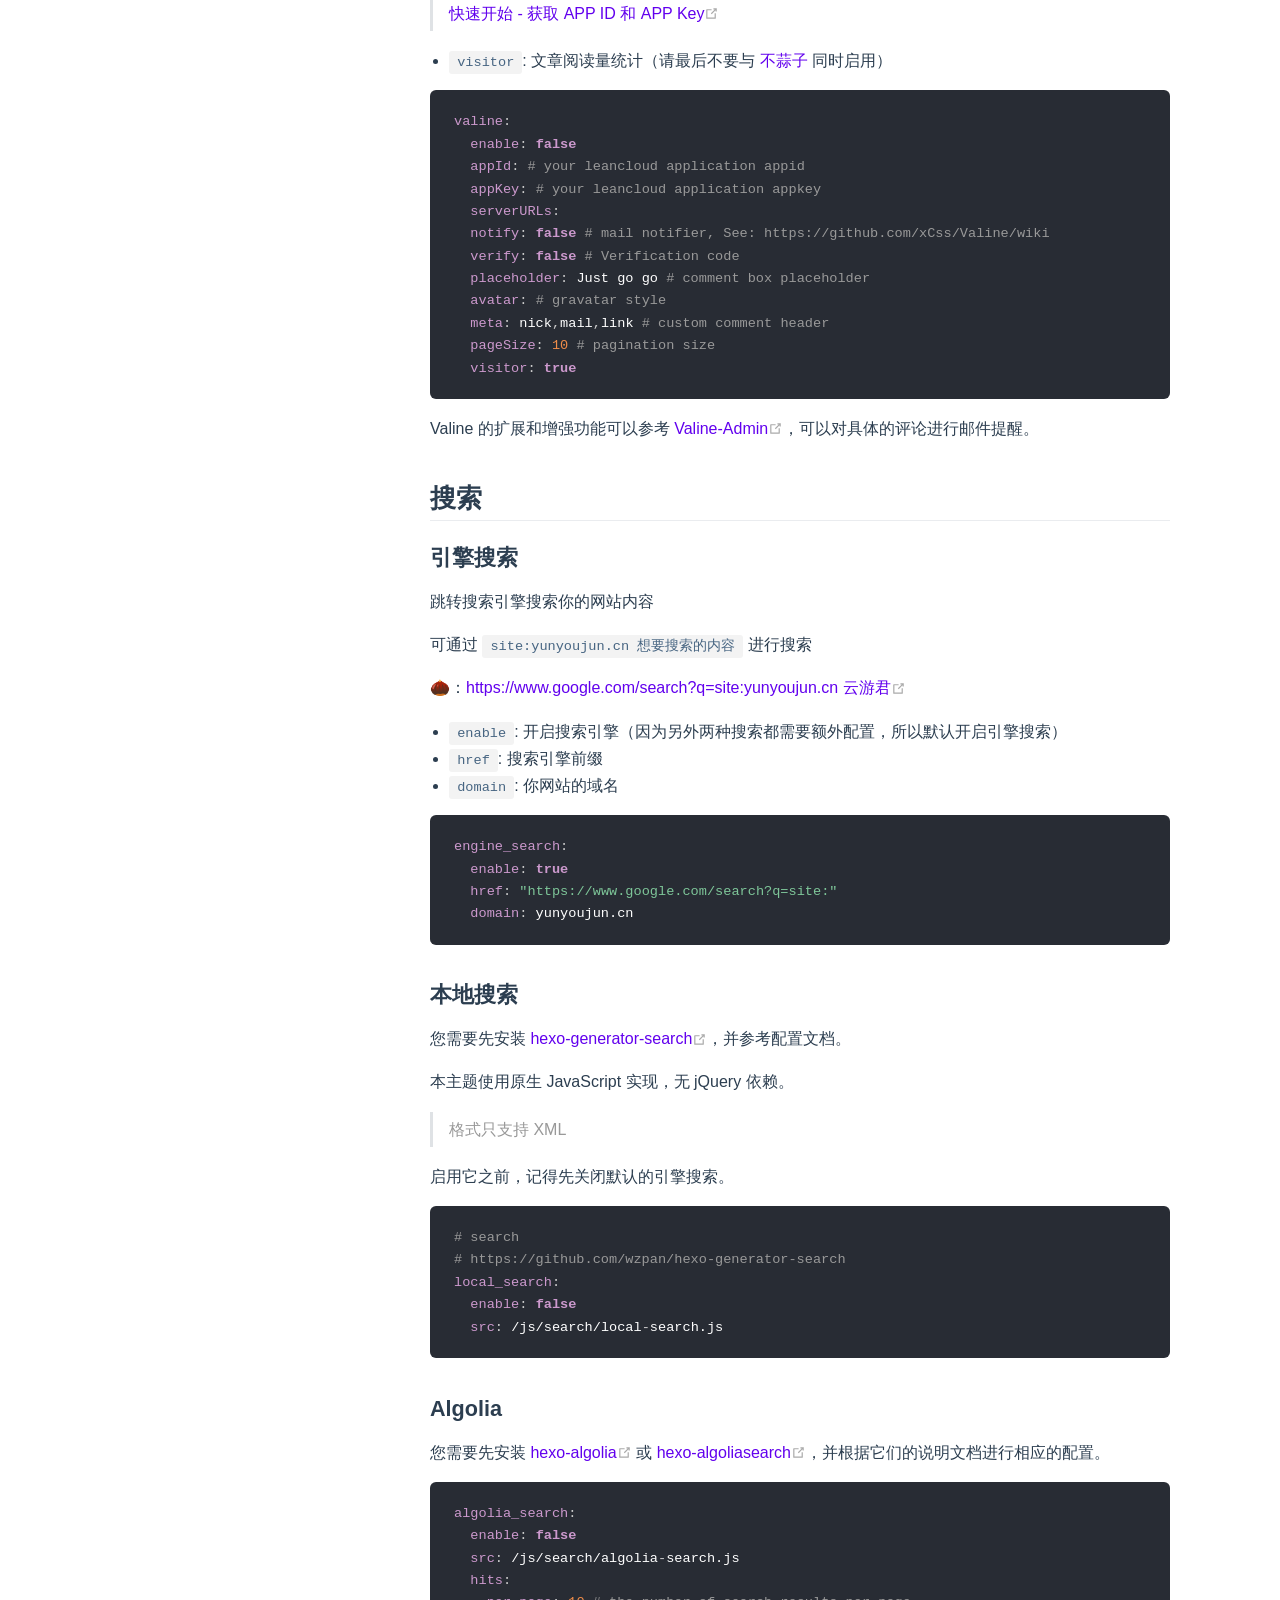
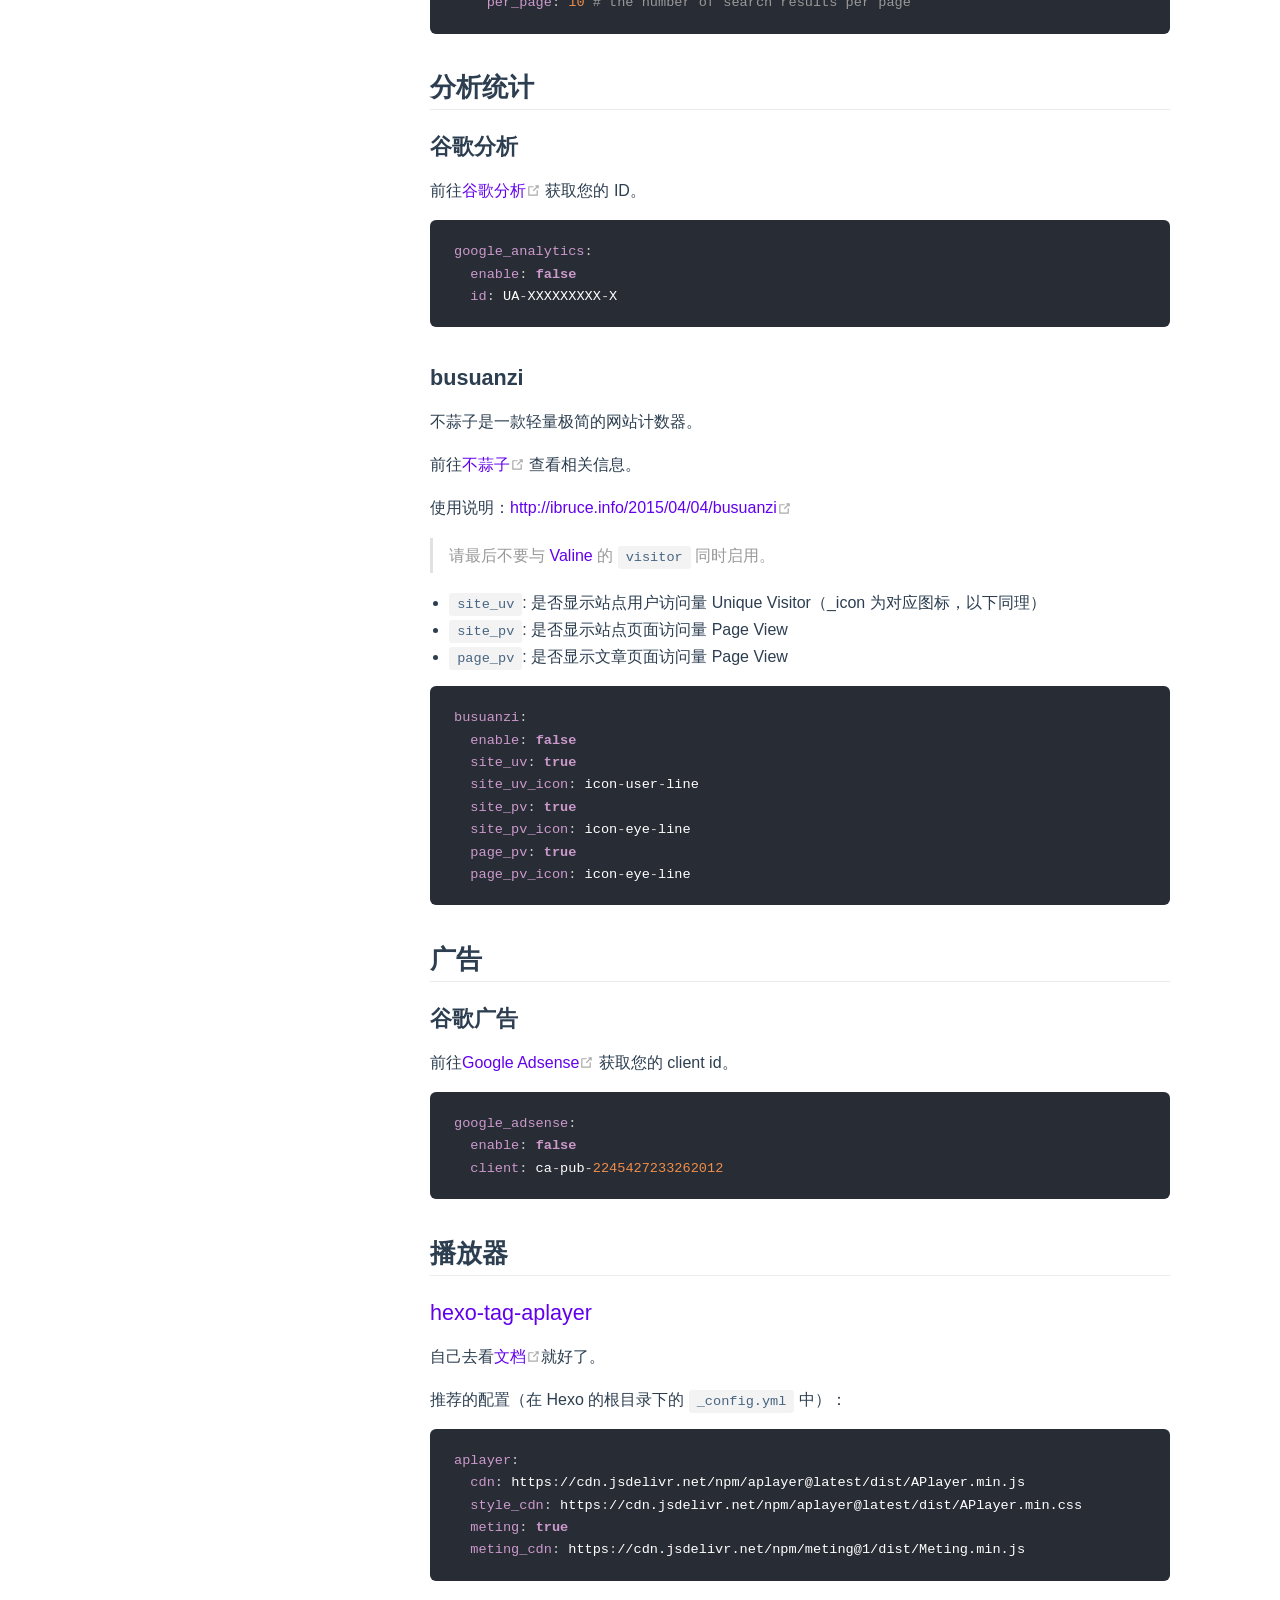
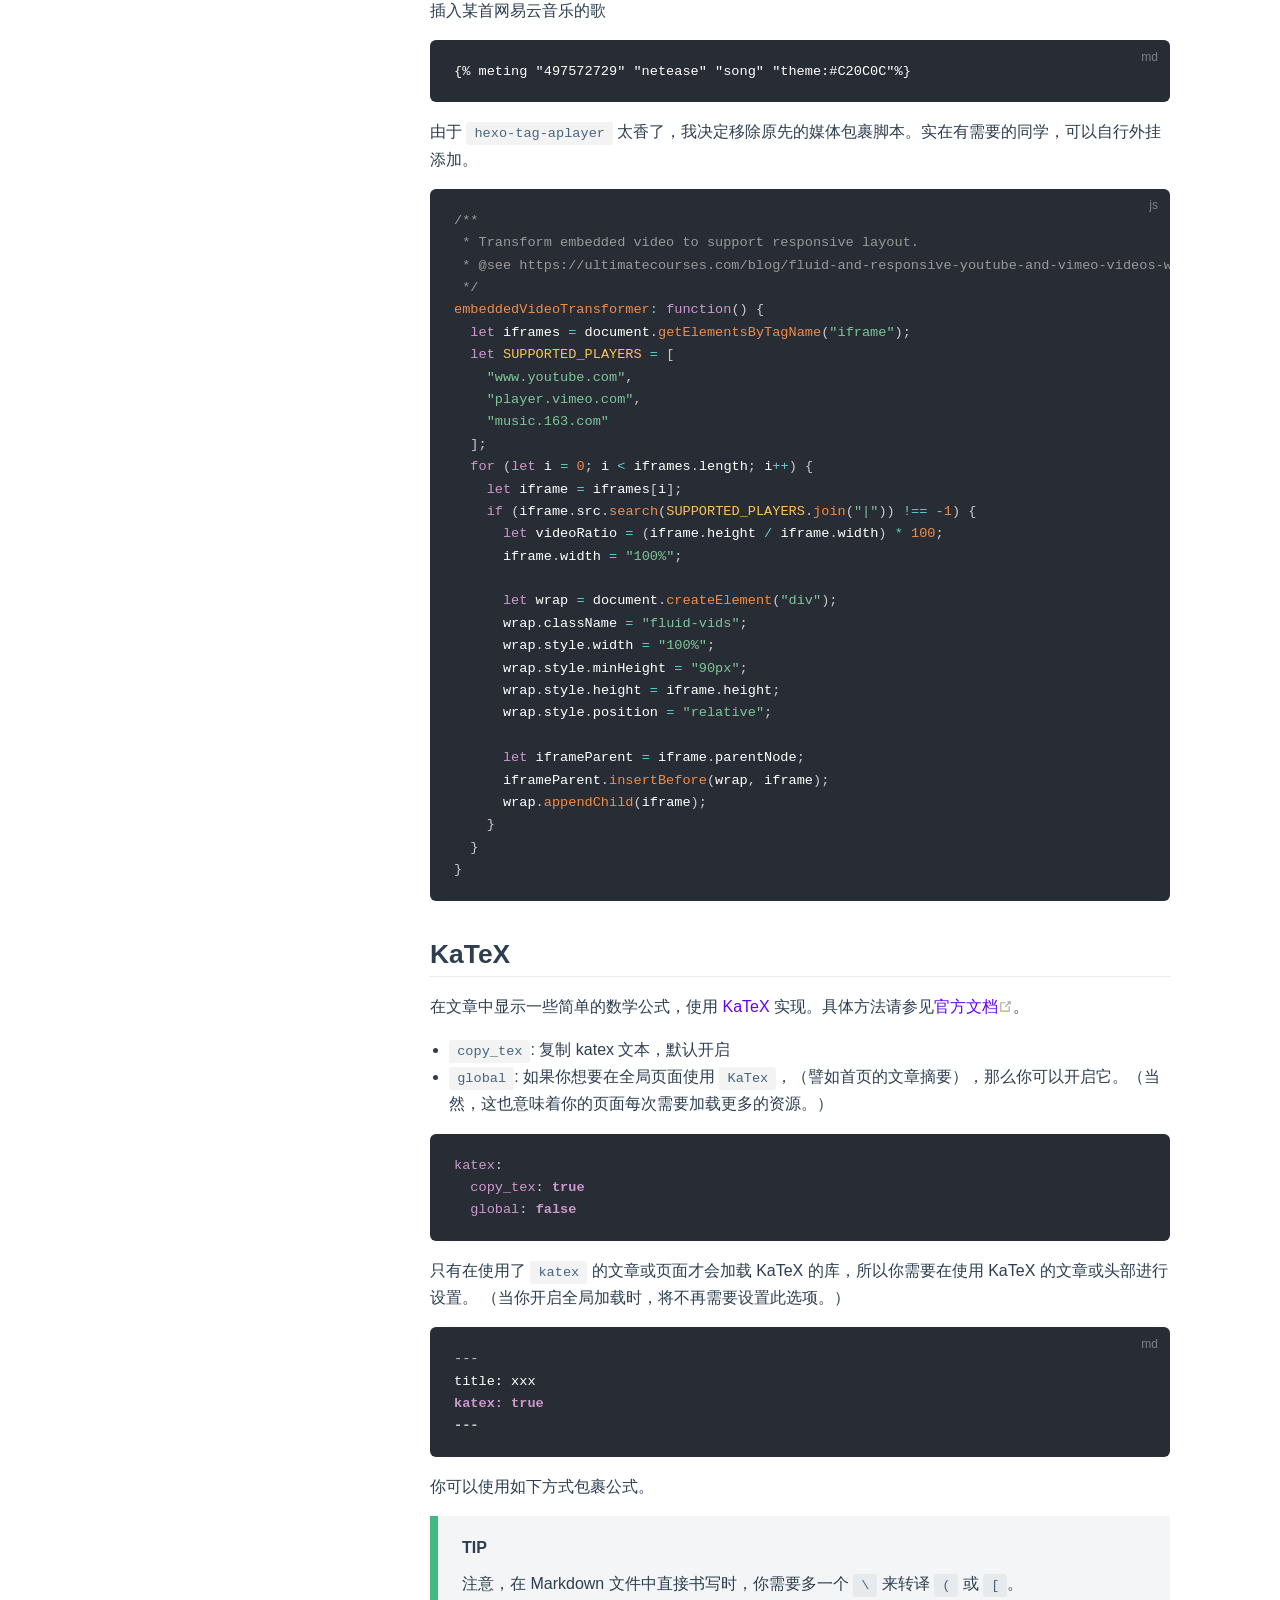
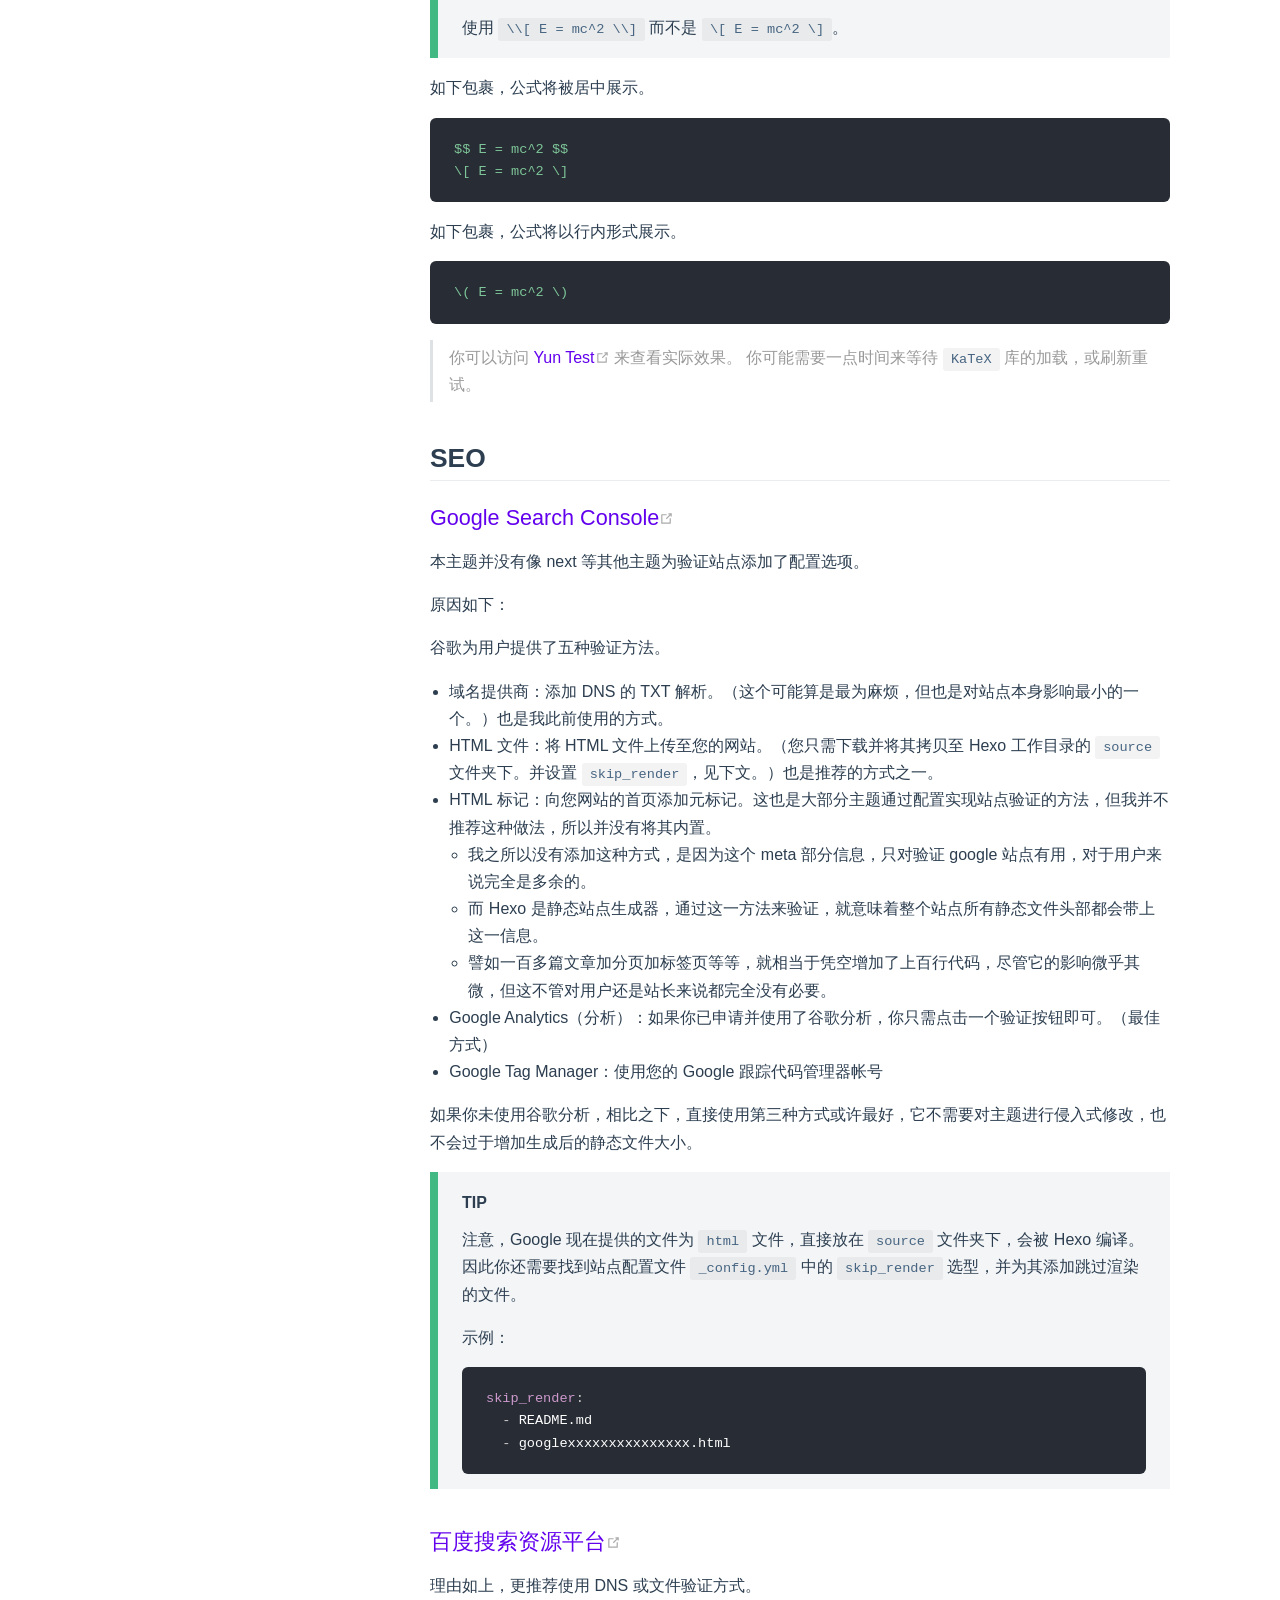
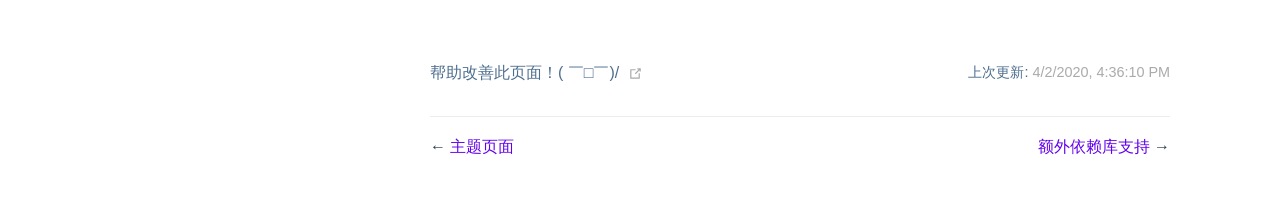
<file: guide/third-party-support.html>
<!DOCTYPE html>
<html lang="zh-CN">
  <head>
    <meta charset="utf-8">
    <meta name="viewport" content="width=device-width,initial-scale=1">
    <title>第三方支持 | Hexo-Theme-Yun</title>
    <meta name="description" content="A powerful &amp; simple &amp; fast theme for Hexo.">
    <meta name="generator" content="VuePress 1.4.0">
    <link rel="icon" href="/logo.png">
  <link rel="manifest" href="/manifest.json">
  <meta name="theme-color" content="#6200ee">
  <meta name="apple-mobile-web-app-capable" content="yes">
  <meta name="apple-mobile-web-app-status-bar-style" content="#6200ee">
  <link rel="apple-touch-icon" href="/logo.png">
  <link rel="mask-icon" href="/logo.png" color="#6200ee">
  <meta name="msapplication-TileImage" content="/logo.png">
  <meta name="msapplication-TileColor" content="#6200ee">
  <[object Object]></[object Object]>
    
    <link rel="preload" href="/assets/css/0.styles.50be7f47.css" as="style"><link rel="preload" href="/assets/js/app.d63871dc.js" as="script"><link rel="preload" href="/assets/js/2.9d87224e.js" as="script"><link rel="preload" href="/assets/js/16.fbca2683.js" as="script"><link rel="preload" href="/assets/js/3.aa97e589.js" as="script"><link rel="prefetch" href="/assets/js/10.59f29d2e.js"><link rel="prefetch" href="/assets/js/11.b15dd8a6.js"><link rel="prefetch" href="/assets/js/12.44888fd0.js"><link rel="prefetch" href="/assets/js/13.52f8d904.js"><link rel="prefetch" href="/assets/js/14.ca4b8d45.js"><link rel="prefetch" href="/assets/js/15.ce6c3d27.js"><link rel="prefetch" href="/assets/js/17.c78d168d.js"><link rel="prefetch" href="/assets/js/18.d69c7a54.js"><link rel="prefetch" href="/assets/js/4.68a542bf.js"><link rel="prefetch" href="/assets/js/5.209351dc.js"><link rel="prefetch" href="/assets/js/6.2fec8c98.js"><link rel="prefetch" href="/assets/js/7.b3cf3ece.js"><link rel="prefetch" href="/assets/js/8.755f0e1e.js"><link rel="prefetch" href="/assets/js/9.dea933c4.js">
    <link rel="stylesheet" href="/assets/css/0.styles.50be7f47.css">
  </head>
  <body>
    <div id="app" data-server-rendered="true"><div class="theme-container"><header class="navbar"><div class="sidebar-button"><svg xmlns="http://www.w3.org/2000/svg" aria-hidden="true" role="img" viewBox="0 0 448 512" class="icon"><path fill="currentColor" d="M436 124H12c-6.627 0-12-5.373-12-12V80c0-6.627 5.373-12 12-12h424c6.627 0 12 5.373 12 12v32c0 6.627-5.373 12-12 12zm0 160H12c-6.627 0-12-5.373-12-12v-32c0-6.627 5.373-12 12-12h424c6.627 0 12 5.373 12 12v32c0 6.627-5.373 12-12 12zm0 160H12c-6.627 0-12-5.373-12-12v-32c0-6.627 5.373-12 12-12h424c6.627 0 12 5.373 12 12v32c0 6.627-5.373 12-12 12z"></path></svg></div> <a href="/" class="home-link router-link-active"><img src="/logo.gif" alt="Hexo-Theme-Yun" class="logo"> <span class="site-name can-hide">Hexo-Theme-Yun</span></a> <div class="links"><div class="search-box"><input aria-label="Search" autocomplete="off" spellcheck="false" value=""> <!----></div> <nav class="nav-links can-hide"><div class="nav-item"><a href="/guide/" class="nav-link router-link-active">
  使用指南
</a></div><div class="nav-item"><a href="https://www.yunyoujun.cn" target="_blank" rel="noopener noreferrer" class="nav-link external">
  示例站点
  <svg xmlns="http://www.w3.org/2000/svg" aria-hidden="true" x="0px" y="0px" viewBox="0 0 100 100" width="15" height="15" class="icon outbound"><path fill="currentColor" d="M18.8,85.1h56l0,0c2.2,0,4-1.8,4-4v-32h-8v28h-48v-48h28v-8h-32l0,0c-2.2,0-4,1.8-4,4v56C14.8,83.3,16.6,85.1,18.8,85.1z"></path> <polygon fill="currentColor" points="45.7,48.7 51.3,54.3 77.2,28.5 77.2,37.2 85.2,37.2 85.2,14.9 62.8,14.9 62.8,22.9 71.5,22.9"></polygon></svg></a></div><div class="nav-item"><div class="dropdown-wrapper"><button type="button" aria-label="Select language" class="dropdown-title"><span class="title">选择语言</span> <span class="arrow right"></span></button> <ul class="nav-dropdown" style="display:none;"><li class="dropdown-item"><!----> <a href="/guide/third-party-support.html" class="nav-link router-link-exact-active router-link-active">
  简体中文
</a></li><li class="dropdown-item"><!----> <a href="/en/" class="nav-link">
  English
</a></li></ul></div></div> <a href="https://github.com/YunYouJun/hexo-theme-yun" target="_blank" rel="noopener noreferrer" class="repo-link">
    GitHub
    <svg xmlns="http://www.w3.org/2000/svg" aria-hidden="true" x="0px" y="0px" viewBox="0 0 100 100" width="15" height="15" class="icon outbound"><path fill="currentColor" d="M18.8,85.1h56l0,0c2.2,0,4-1.8,4-4v-32h-8v28h-48v-48h28v-8h-32l0,0c-2.2,0-4,1.8-4,4v56C14.8,83.3,16.6,85.1,18.8,85.1z"></path> <polygon fill="currentColor" points="45.7,48.7 51.3,54.3 77.2,28.5 77.2,37.2 85.2,37.2 85.2,14.9 62.8,14.9 62.8,22.9 71.5,22.9"></polygon></svg></a></nav></div></header> <div class="sidebar-mask"></div> <aside class="sidebar"><nav class="nav-links"><div class="nav-item"><a href="/guide/" class="nav-link router-link-active">
  使用指南
</a></div><div class="nav-item"><a href="https://www.yunyoujun.cn" target="_blank" rel="noopener noreferrer" class="nav-link external">
  示例站点
  <svg xmlns="http://www.w3.org/2000/svg" aria-hidden="true" x="0px" y="0px" viewBox="0 0 100 100" width="15" height="15" class="icon outbound"><path fill="currentColor" d="M18.8,85.1h56l0,0c2.2,0,4-1.8,4-4v-32h-8v28h-48v-48h28v-8h-32l0,0c-2.2,0-4,1.8-4,4v56C14.8,83.3,16.6,85.1,18.8,85.1z"></path> <polygon fill="currentColor" points="45.7,48.7 51.3,54.3 77.2,28.5 77.2,37.2 85.2,37.2 85.2,14.9 62.8,14.9 62.8,22.9 71.5,22.9"></polygon></svg></a></div><div class="nav-item"><div class="dropdown-wrapper"><button type="button" aria-label="Select language" class="dropdown-title"><span class="title">选择语言</span> <span class="arrow right"></span></button> <ul class="nav-dropdown" style="display:none;"><li class="dropdown-item"><!----> <a href="/guide/third-party-support.html" class="nav-link router-link-exact-active router-link-active">
  简体中文
</a></li><li class="dropdown-item"><!----> <a href="/en/" class="nav-link">
  English
</a></li></ul></div></div> <a href="https://github.com/YunYouJun/hexo-theme-yun" target="_blank" rel="noopener noreferrer" class="repo-link">
    GitHub
    <svg xmlns="http://www.w3.org/2000/svg" aria-hidden="true" x="0px" y="0px" viewBox="0 0 100 100" width="15" height="15" class="icon outbound"><path fill="currentColor" d="M18.8,85.1h56l0,0c2.2,0,4-1.8,4-4v-32h-8v28h-48v-48h28v-8h-32l0,0c-2.2,0-4,1.8-4,4v56C14.8,83.3,16.6,85.1,18.8,85.1z"></path> <polygon fill="currentColor" points="45.7,48.7 51.3,54.3 77.2,28.5 77.2,37.2 85.2,37.2 85.2,14.9 62.8,14.9 62.8,22.9 71.5,22.9"></polygon></svg></a></nav>  <ul class="sidebar-links"><li><a href="/guide/about.html" class="sidebar-link">关于</a></li><li><a href="/guide/" class="sidebar-link">使用指南</a></li><li><a href="/guide/config.html" class="sidebar-link">主题配置</a></li><li><a href="/guide/page.html" class="sidebar-link">主题页面</a></li><li><a href="/guide/third-party-support.html" class="active sidebar-link">第三方支持</a><ul class="sidebar-sub-headers"><li class="sidebar-sub-header"><a href="/guide/third-party-support.html#评论" class="sidebar-link">评论</a><ul class="sidebar-sub-headers"><li class="sidebar-sub-header"><a href="/guide/third-party-support.html#github-issue-与-gitalk" class="sidebar-link">GitHub Issue 与 Gitalk</a></li><li class="sidebar-sub-header"><a href="/guide/third-party-support.html#valine" class="sidebar-link">Valine</a></li></ul></li><li class="sidebar-sub-header"><a href="/guide/third-party-support.html#搜索" class="sidebar-link">搜索</a><ul class="sidebar-sub-headers"><li class="sidebar-sub-header"><a href="/guide/third-party-support.html#引擎搜索" class="sidebar-link">引擎搜索</a></li><li class="sidebar-sub-header"><a href="/guide/third-party-support.html#本地搜索" class="sidebar-link">本地搜索</a></li><li class="sidebar-sub-header"><a href="/guide/third-party-support.html#algolia" class="sidebar-link">Algolia</a></li></ul></li><li class="sidebar-sub-header"><a href="/guide/third-party-support.html#分析统计" class="sidebar-link">分析统计</a><ul class="sidebar-sub-headers"><li class="sidebar-sub-header"><a href="/guide/third-party-support.html#谷歌分析" class="sidebar-link">谷歌分析</a></li><li class="sidebar-sub-header"><a href="/guide/third-party-support.html#busuanzi" class="sidebar-link">busuanzi</a></li></ul></li><li class="sidebar-sub-header"><a href="/guide/third-party-support.html#广告" class="sidebar-link">广告</a><ul class="sidebar-sub-headers"><li class="sidebar-sub-header"><a href="/guide/third-party-support.html#谷歌广告" class="sidebar-link">谷歌广告</a></li></ul></li><li class="sidebar-sub-header"><a href="/guide/third-party-support.html#播放器" class="sidebar-link">播放器</a><ul class="sidebar-sub-headers"><li class="sidebar-sub-header"><a href="/guide/third-party-support.html#hexo-tag-aplayer" class="sidebar-link">hexo-tag-aplayer</a></li></ul></li><li class="sidebar-sub-header"><a href="/guide/third-party-support.html#katex" class="sidebar-link">KaTeX</a></li><li class="sidebar-sub-header"><a href="/guide/third-party-support.html#seo" class="sidebar-link">SEO</a><ul class="sidebar-sub-headers"><li class="sidebar-sub-header"><a href="/guide/third-party-support.html#google-search-console" class="sidebar-link">Google Search Console</a></li><li class="sidebar-sub-header"><a href="/guide/third-party-support.html#百度搜索资源平台" class="sidebar-link">百度搜索资源平台</a></li></ul></li></ul></li><li><a href="/guide/additional-package-support.html" class="sidebar-link">额外依赖库支持</a></li><li><a href="/guide/faq.html" class="sidebar-link">FAQ</a></li></ul> </aside> <main class="page"> <div class="theme-default-content content__default"><h1 id="第三方支持"><a href="#第三方支持" class="header-anchor">#</a> 第三方支持</h1> <p>所有配置默认在 <code>source/_data/yun.yml</code> 文件下进行。</p> <h2 id="评论"><a href="#评论" class="header-anchor">#</a> 评论</h2> <h3 id="github-issue-与-gitalk"><a href="#github-issue-与-gitalk" class="header-anchor">#</a> GitHub Issue 与 Gitalk</h3> <p>最终我还是决定移除 <a href="https://github.com/gitalk/gitalk" target="_blank" rel="noopener noreferrer">Gitalk<svg xmlns="http://www.w3.org/2000/svg" aria-hidden="true" x="0px" y="0px" viewBox="0 0 100 100" width="15" height="15" class="icon outbound"><path fill="currentColor" d="M18.8,85.1h56l0,0c2.2,0,4-1.8,4-4v-32h-8v28h-48v-48h28v-8h-32l0,0c-2.2,0-4,1.8-4,4v56C14.8,83.3,16.6,85.1,18.8,85.1z"></path> <polygon fill="currentColor" points="45.7,48.7 51.3,54.3 77.2,28.5 77.2,37.2 85.2,37.2 85.2,14.9 62.8,14.9 62.8,22.9 71.5,22.9"></polygon></svg></a>。</p> <p>首先肯定与感谢作者的开源精神与贡献，此前我一直开启 <code>Gitalk</code> 作为默认评论。（从弃坑的 Gitment 转来。）
只是后来因为 GitHub API 的安全策略改变，每次进入文章都会调用 Gitalk 而收到了一大堆的安全警告邮件。
于是我临时将其关闭，当然现在已经修复。但也因此觉得，Gitalk 对于我的小站点来说未必有开启的必要。（<s>没什么人是一个要素</s>）</p> <p>首先，Gitalk 提供的功能其实只要多个链接跳转到 GitHub Issue 页面即可，而且相对来说直接在 GitHub Issue 页面使用。拥有更好的显示和编辑体验。
其次。我希望我的主题能够成为一个轻量迅速的主题，Gitalk 需要加载额外的 JS 与 CSS，一定程度会影响网页加载速度，并且本身也会有 API 请求数量限制。
至于直接在文章末尾显示评论，我打算使用 Valine 进行补充，期望便捷的朋友，自身也可能更希望使用 Valine 无需登陆的评论。
而想要收到回复提醒、及不介意使用自己 GitHub 账号参与讨论，自然也不会过于介意多跳转一个页面。</p> <ul><li>因为 Gitalk 自身定位问题，本身就可能存在些许安全隐患，以及开发不是十分活跃，也堆积了不少 ISSUE。</li> <li>Gitalk 通过 label 来搜索，Issues 里自动创建来一堆 label，本强迫症有点难受。</li> <li>当自己访问不存在的链接时，也会自动初始化一些无用的 Issue。</li> <li>用户需要先授权第三方 OAuth。</li></ul> <p>综上，本主题移除 Gitalk 评论。
并内置实现跳转相关 Issue 的链接按钮与如何使用 GitHub Issue 进行评论的说明。
可自行配置开启或关闭。</p> <ul><li><code>filters</code>: 为 GitHub Issue 搜索规则，可参见 <a href="https://help.github.com/en/github/searching-for-information-on-github/searching-issues-and-pull-requests" target="_blank" rel="noopener noreferrer">searching-issues-and-pull-requests<svg xmlns="http://www.w3.org/2000/svg" aria-hidden="true" x="0px" y="0px" viewBox="0 0 100 100" width="15" height="15" class="icon outbound"><path fill="currentColor" d="M18.8,85.1h56l0,0c2.2,0,4-1.8,4-4v-32h-8v28h-48v-48h28v-8h-32l0,0c-2.2,0-4,1.8-4,4v56C14.8,83.3,16.6,85.1,18.8,85.1z"></path> <polygon fill="currentColor" points="45.7,48.7 51.3,54.3 77.2,28.5 77.2,37.2 85.2,37.2 85.2,14.9 62.8,14.9 62.8,22.9 71.5,22.9"></polygon></svg></a>。</li></ul> <div class="language-yml extra-class"><pre class="language-yml"><code><span class="token key atrule">github_issues</span><span class="token punctuation">:</span>
  <span class="token key atrule">enable</span><span class="token punctuation">:</span> <span class="token boolean important">true</span>
  <span class="token key atrule">username</span><span class="token punctuation">:</span> YunYouJun
  <span class="token key atrule">repository</span><span class="token punctuation">:</span> yunyoujun.github.io
  <span class="token key atrule">filters</span><span class="token punctuation">:</span> is<span class="token punctuation">:</span>issue
</code></pre></div><p>在项目 <code>Settings -&gt; Options -&gt; Features -&gt; Issues -&gt; Set up templates</code> 中为 GitHub Issues 设置 Comment 模版，第一个创建评论的人可以根据这个模版创建 Issue。</p> <p>也可以参考我的 <a href="https://github.com/YunYouJun/yunyoujun.github.io/blob/hexo/.github/ISSUE_TEMPLATE/comment.md" target="_blank" rel="noopener noreferrer">comment.md<svg xmlns="http://www.w3.org/2000/svg" aria-hidden="true" x="0px" y="0px" viewBox="0 0 100 100" width="15" height="15" class="icon outbound"><path fill="currentColor" d="M18.8,85.1h56l0,0c2.2,0,4-1.8,4-4v-32h-8v28h-48v-48h28v-8h-32l0,0c-2.2,0-4,1.8-4,4v56C14.8,83.3,16.6,85.1,18.8,85.1z"></path> <polygon fill="currentColor" points="45.7,48.7 51.3,54.3 77.2,28.5 77.2,37.2 85.2,37.2 85.2,14.9 62.8,14.9 62.8,22.9 71.5,22.9"></polygon></svg></a>。</p> <blockquote><p>如果您实在觉得 Gitalk 有必要使用，可以在 Issue 里提出有力的理由来说服我或自行添加。</p></blockquote> <h3 id="valine"><a href="#valine" class="header-anchor">#</a> Valine</h3> <p>参见 <a href="https://valine.js.org" target="_blank" rel="noopener noreferrer">Valine<svg xmlns="http://www.w3.org/2000/svg" aria-hidden="true" x="0px" y="0px" viewBox="0 0 100 100" width="15" height="15" class="icon outbound"><path fill="currentColor" d="M18.8,85.1h56l0,0c2.2,0,4-1.8,4-4v-32h-8v28h-48v-48h28v-8h-32l0,0c-2.2,0-4,1.8-4,4v56C14.8,83.3,16.6,85.1,18.8,85.1z"></path> <polygon fill="currentColor" points="45.7,48.7 51.3,54.3 77.2,28.5 77.2,37.2 85.2,37.2 85.2,14.9 62.8,14.9 62.8,22.9 71.5,22.9"></polygon></svg></a> 官方文档进行配置。语言默认跟随 Hexo 的语言设置。</p> <p>即 Hexo 根目录下的 <code>_config.yml</code>。（注意与主题的 <code>_config.yml</code> 相区分）</p> <div class="language-yml extra-class"><pre class="language-yml"><code><span class="token key atrule">language</span><span class="token punctuation">:</span> zh<span class="token punctuation">-</span>CN
</code></pre></div><p>实际上，你只需要参考下方页面获取配置所需的 appId 和 appKey 即可。（不需要安装，主题默认使用 CDN。模版也已经内置。）</p> <blockquote><p><a href="https://valine.js.org/quickstart.html#%E8%8E%B7%E5%8F%96APP-ID-%E5%92%8C-APP-Key" target="_blank" rel="noopener noreferrer">快速开始 - 获取 APP ID 和 APP Key<svg xmlns="http://www.w3.org/2000/svg" aria-hidden="true" x="0px" y="0px" viewBox="0 0 100 100" width="15" height="15" class="icon outbound"><path fill="currentColor" d="M18.8,85.1h56l0,0c2.2,0,4-1.8,4-4v-32h-8v28h-48v-48h28v-8h-32l0,0c-2.2,0-4,1.8-4,4v56C14.8,83.3,16.6,85.1,18.8,85.1z"></path> <polygon fill="currentColor" points="45.7,48.7 51.3,54.3 77.2,28.5 77.2,37.2 85.2,37.2 85.2,14.9 62.8,14.9 62.8,22.9 71.5,22.9"></polygon></svg></a></p></blockquote> <ul><li><code>visitor</code>: 文章阅读量统计（请最后不要与 <a href="#busuanzi">不蒜子</a> 同时启用）</li></ul> <div class="language-yml extra-class"><pre class="language-yml"><code><span class="token key atrule">valine</span><span class="token punctuation">:</span>
  <span class="token key atrule">enable</span><span class="token punctuation">:</span> <span class="token boolean important">false</span>
  <span class="token key atrule">appId</span><span class="token punctuation">:</span> <span class="token comment"># your leancloud application appid</span>
  <span class="token key atrule">appKey</span><span class="token punctuation">:</span> <span class="token comment"># your leancloud application appkey</span>
  <span class="token key atrule">serverURLs</span><span class="token punctuation">:</span>
  <span class="token key atrule">notify</span><span class="token punctuation">:</span> <span class="token boolean important">false </span><span class="token comment"># mail notifier, See: https://github.com/xCss/Valine/wiki</span>
  <span class="token key atrule">verify</span><span class="token punctuation">:</span> <span class="token boolean important">false </span><span class="token comment"># Verification code</span>
  <span class="token key atrule">placeholder</span><span class="token punctuation">:</span> Just go go <span class="token comment"># comment box placeholder</span>
  <span class="token key atrule">avatar</span><span class="token punctuation">:</span> <span class="token comment"># gravatar style</span>
  <span class="token key atrule">meta</span><span class="token punctuation">:</span> nick<span class="token punctuation">,</span>mail<span class="token punctuation">,</span>link <span class="token comment"># custom comment header</span>
  <span class="token key atrule">pageSize</span><span class="token punctuation">:</span> <span class="token number">10 </span><span class="token comment"># pagination size</span>
  <span class="token key atrule">visitor</span><span class="token punctuation">:</span> <span class="token boolean important">true</span>
</code></pre></div><p>Valine 的扩展和增强功能可以参考 <a href="https://github.com/DesertsP/Valine-Admin" target="_blank" rel="noopener noreferrer">Valine-Admin<svg xmlns="http://www.w3.org/2000/svg" aria-hidden="true" x="0px" y="0px" viewBox="0 0 100 100" width="15" height="15" class="icon outbound"><path fill="currentColor" d="M18.8,85.1h56l0,0c2.2,0,4-1.8,4-4v-32h-8v28h-48v-48h28v-8h-32l0,0c-2.2,0-4,1.8-4,4v56C14.8,83.3,16.6,85.1,18.8,85.1z"></path> <polygon fill="currentColor" points="45.7,48.7 51.3,54.3 77.2,28.5 77.2,37.2 85.2,37.2 85.2,14.9 62.8,14.9 62.8,22.9 71.5,22.9"></polygon></svg></a>，可以对具体的评论进行邮件提醒。</p> <h2 id="搜索"><a href="#搜索" class="header-anchor">#</a> 搜索</h2> <h3 id="引擎搜索"><a href="#引擎搜索" class="header-anchor">#</a> 引擎搜索</h3> <p>跳转搜索引擎搜索你的网站内容</p> <p>可通过 <code>site:yunyoujun.cn 想要搜索的内容</code> 进行搜索</p> <p>🌰：<a href="https://www.google.com/search?q=site:yunyoujun.cn%20%E4%BA%91%E6%B8%B8%E5%90%9B" target="_blank" rel="noopener noreferrer">https://www.google.com/search?q=site:yunyoujun.cn 云游君<svg xmlns="http://www.w3.org/2000/svg" aria-hidden="true" x="0px" y="0px" viewBox="0 0 100 100" width="15" height="15" class="icon outbound"><path fill="currentColor" d="M18.8,85.1h56l0,0c2.2,0,4-1.8,4-4v-32h-8v28h-48v-48h28v-8h-32l0,0c-2.2,0-4,1.8-4,4v56C14.8,83.3,16.6,85.1,18.8,85.1z"></path> <polygon fill="currentColor" points="45.7,48.7 51.3,54.3 77.2,28.5 77.2,37.2 85.2,37.2 85.2,14.9 62.8,14.9 62.8,22.9 71.5,22.9"></polygon></svg></a></p> <ul><li><code>enable</code>: 开启搜索引擎（因为另外两种搜索都需要额外配置，所以默认开启引擎搜索）</li> <li><code>href</code>: 搜索引擎前缀</li> <li><code>domain</code>: 你网站的域名</li></ul> <div class="language-yml extra-class"><pre class="language-yml"><code><span class="token key atrule">engine_search</span><span class="token punctuation">:</span>
  <span class="token key atrule">enable</span><span class="token punctuation">:</span> <span class="token boolean important">true</span>
  <span class="token key atrule">href</span><span class="token punctuation">:</span> <span class="token string">&quot;https://www.google.com/search?q=site:&quot;</span>
  <span class="token key atrule">domain</span><span class="token punctuation">:</span> yunyoujun.cn
</code></pre></div><h3 id="本地搜索"><a href="#本地搜索" class="header-anchor">#</a> 本地搜索</h3> <p>您需要先安装 <a href="https://github.com/wzpan/hexo-generator-search" target="_blank" rel="noopener noreferrer">hexo-generator-search<svg xmlns="http://www.w3.org/2000/svg" aria-hidden="true" x="0px" y="0px" viewBox="0 0 100 100" width="15" height="15" class="icon outbound"><path fill="currentColor" d="M18.8,85.1h56l0,0c2.2,0,4-1.8,4-4v-32h-8v28h-48v-48h28v-8h-32l0,0c-2.2,0-4,1.8-4,4v56C14.8,83.3,16.6,85.1,18.8,85.1z"></path> <polygon fill="currentColor" points="45.7,48.7 51.3,54.3 77.2,28.5 77.2,37.2 85.2,37.2 85.2,14.9 62.8,14.9 62.8,22.9 71.5,22.9"></polygon></svg></a>，并参考配置文档。</p> <p>本主题使用原生 JavaScript 实现，无 jQuery 依赖。</p> <blockquote><p>格式只支持 XML</p></blockquote> <p>启用它之前，记得先关闭默认的引擎搜索。</p> <div class="language-yml extra-class"><pre class="language-yml"><code><span class="token comment"># search</span>
<span class="token comment"># https://github.com/wzpan/hexo-generator-search</span>
<span class="token key atrule">local_search</span><span class="token punctuation">:</span>
  <span class="token key atrule">enable</span><span class="token punctuation">:</span> <span class="token boolean important">false</span>
  <span class="token key atrule">src</span><span class="token punctuation">:</span> /js/search/local<span class="token punctuation">-</span>search.js
</code></pre></div><h3 id="algolia"><a href="#algolia" class="header-anchor">#</a> Algolia</h3> <p>您需要先安装 <a href="https://github.com/oncletom/hexo-algolia" target="_blank" rel="noopener noreferrer">hexo-algolia<svg xmlns="http://www.w3.org/2000/svg" aria-hidden="true" x="0px" y="0px" viewBox="0 0 100 100" width="15" height="15" class="icon outbound"><path fill="currentColor" d="M18.8,85.1h56l0,0c2.2,0,4-1.8,4-4v-32h-8v28h-48v-48h28v-8h-32l0,0c-2.2,0-4,1.8-4,4v56C14.8,83.3,16.6,85.1,18.8,85.1z"></path> <polygon fill="currentColor" points="45.7,48.7 51.3,54.3 77.2,28.5 77.2,37.2 85.2,37.2 85.2,14.9 62.8,14.9 62.8,22.9 71.5,22.9"></polygon></svg></a> 或 <a href="https://github.com/LouisBarranqueiro/hexo-algoliasearch" target="_blank" rel="noopener noreferrer">hexo-algoliasearch<svg xmlns="http://www.w3.org/2000/svg" aria-hidden="true" x="0px" y="0px" viewBox="0 0 100 100" width="15" height="15" class="icon outbound"><path fill="currentColor" d="M18.8,85.1h56l0,0c2.2,0,4-1.8,4-4v-32h-8v28h-48v-48h28v-8h-32l0,0c-2.2,0-4,1.8-4,4v56C14.8,83.3,16.6,85.1,18.8,85.1z"></path> <polygon fill="currentColor" points="45.7,48.7 51.3,54.3 77.2,28.5 77.2,37.2 85.2,37.2 85.2,14.9 62.8,14.9 62.8,22.9 71.5,22.9"></polygon></svg></a>，并根据它们的说明文档进行相应的配置。</p> <div class="language-yml extra-class"><pre class="language-yml"><code><span class="token key atrule">algolia_search</span><span class="token punctuation">:</span>
  <span class="token key atrule">enable</span><span class="token punctuation">:</span> <span class="token boolean important">false</span>
  <span class="token key atrule">src</span><span class="token punctuation">:</span> /js/search/algolia<span class="token punctuation">-</span>search.js
  <span class="token key atrule">hits</span><span class="token punctuation">:</span>
    <span class="token key atrule">per_page</span><span class="token punctuation">:</span> <span class="token number">10 </span><span class="token comment"># the number of search results per page</span>
</code></pre></div><h2 id="分析统计"><a href="#分析统计" class="header-anchor">#</a> 分析统计</h2> <h3 id="谷歌分析"><a href="#谷歌分析" class="header-anchor">#</a> 谷歌分析</h3> <p>前往<a href="https://analytics.google.com/" target="_blank" rel="noopener noreferrer">谷歌分析<svg xmlns="http://www.w3.org/2000/svg" aria-hidden="true" x="0px" y="0px" viewBox="0 0 100 100" width="15" height="15" class="icon outbound"><path fill="currentColor" d="M18.8,85.1h56l0,0c2.2,0,4-1.8,4-4v-32h-8v28h-48v-48h28v-8h-32l0,0c-2.2,0-4,1.8-4,4v56C14.8,83.3,16.6,85.1,18.8,85.1z"></path> <polygon fill="currentColor" points="45.7,48.7 51.3,54.3 77.2,28.5 77.2,37.2 85.2,37.2 85.2,14.9 62.8,14.9 62.8,22.9 71.5,22.9"></polygon></svg></a> 获取您的 ID。</p> <div class="language-yml extra-class"><pre class="language-yml"><code><span class="token key atrule">google_analytics</span><span class="token punctuation">:</span>
  <span class="token key atrule">enable</span><span class="token punctuation">:</span> <span class="token boolean important">false</span>
  <span class="token key atrule">id</span><span class="token punctuation">:</span> UA<span class="token punctuation">-</span>XXXXXXXXX<span class="token punctuation">-</span>X
</code></pre></div><h3 id="busuanzi"><a href="#busuanzi" class="header-anchor">#</a> busuanzi</h3> <p>不蒜子是一款轻量极简的网站计数器。</p> <p>前往<a href="http://busuanzi.ibruce.info/" target="_blank" rel="noopener noreferrer">不蒜子<svg xmlns="http://www.w3.org/2000/svg" aria-hidden="true" x="0px" y="0px" viewBox="0 0 100 100" width="15" height="15" class="icon outbound"><path fill="currentColor" d="M18.8,85.1h56l0,0c2.2,0,4-1.8,4-4v-32h-8v28h-48v-48h28v-8h-32l0,0c-2.2,0-4,1.8-4,4v56C14.8,83.3,16.6,85.1,18.8,85.1z"></path> <polygon fill="currentColor" points="45.7,48.7 51.3,54.3 77.2,28.5 77.2,37.2 85.2,37.2 85.2,14.9 62.8,14.9 62.8,22.9 71.5,22.9"></polygon></svg></a> 查看相关信息。</p> <p>使用说明：<a href="http://ibruce.info/2015/04/04/busuanzi" target="_blank" rel="noopener noreferrer">http://ibruce.info/2015/04/04/busuanzi<svg xmlns="http://www.w3.org/2000/svg" aria-hidden="true" x="0px" y="0px" viewBox="0 0 100 100" width="15" height="15" class="icon outbound"><path fill="currentColor" d="M18.8,85.1h56l0,0c2.2,0,4-1.8,4-4v-32h-8v28h-48v-48h28v-8h-32l0,0c-2.2,0-4,1.8-4,4v56C14.8,83.3,16.6,85.1,18.8,85.1z"></path> <polygon fill="currentColor" points="45.7,48.7 51.3,54.3 77.2,28.5 77.2,37.2 85.2,37.2 85.2,14.9 62.8,14.9 62.8,22.9 71.5,22.9"></polygon></svg></a></p> <blockquote><p>请最后不要与 <a href="#valine">Valine</a> 的 <code>visitor</code> 同时启用。</p></blockquote> <ul><li><code>site_uv</code>: 是否显示站点用户访问量 Unique Visitor（_icon 为对应图标，以下同理）</li> <li><code>site_pv</code>: 是否显示站点页面访问量 Page View</li> <li><code>page_pv</code>: 是否显示文章页面访问量 Page View</li></ul> <div class="language-yml extra-class"><pre class="language-yml"><code><span class="token key atrule">busuanzi</span><span class="token punctuation">:</span>
  <span class="token key atrule">enable</span><span class="token punctuation">:</span> <span class="token boolean important">false</span>
  <span class="token key atrule">site_uv</span><span class="token punctuation">:</span> <span class="token boolean important">true</span>
  <span class="token key atrule">site_uv_icon</span><span class="token punctuation">:</span> icon<span class="token punctuation">-</span>user<span class="token punctuation">-</span>line
  <span class="token key atrule">site_pv</span><span class="token punctuation">:</span> <span class="token boolean important">true</span>
  <span class="token key atrule">site_pv_icon</span><span class="token punctuation">:</span> icon<span class="token punctuation">-</span>eye<span class="token punctuation">-</span>line
  <span class="token key atrule">page_pv</span><span class="token punctuation">:</span> <span class="token boolean important">true</span>
  <span class="token key atrule">page_pv_icon</span><span class="token punctuation">:</span> icon<span class="token punctuation">-</span>eye<span class="token punctuation">-</span>line
</code></pre></div><h2 id="广告"><a href="#广告" class="header-anchor">#</a> 广告</h2> <h3 id="谷歌广告"><a href="#谷歌广告" class="header-anchor">#</a> 谷歌广告</h3> <p>前往<a href="https://www.google.com/adsense" target="_blank" rel="noopener noreferrer">Google Adsense<svg xmlns="http://www.w3.org/2000/svg" aria-hidden="true" x="0px" y="0px" viewBox="0 0 100 100" width="15" height="15" class="icon outbound"><path fill="currentColor" d="M18.8,85.1h56l0,0c2.2,0,4-1.8,4-4v-32h-8v28h-48v-48h28v-8h-32l0,0c-2.2,0-4,1.8-4,4v56C14.8,83.3,16.6,85.1,18.8,85.1z"></path> <polygon fill="currentColor" points="45.7,48.7 51.3,54.3 77.2,28.5 77.2,37.2 85.2,37.2 85.2,14.9 62.8,14.9 62.8,22.9 71.5,22.9"></polygon></svg></a> 获取您的 client id。</p> <div class="language-yml extra-class"><pre class="language-yml"><code><span class="token key atrule">google_adsense</span><span class="token punctuation">:</span>
  <span class="token key atrule">enable</span><span class="token punctuation">:</span> <span class="token boolean important">false</span>
  <span class="token key atrule">client</span><span class="token punctuation">:</span> ca<span class="token punctuation">-</span>pub<span class="token punctuation">-</span><span class="token number">2245427233262012</span>
</code></pre></div><h2 id="播放器"><a href="#播放器" class="header-anchor">#</a> 播放器</h2> <h3 id="hexo-tag-aplayer"><a href="#hexo-tag-aplayer" class="header-anchor">#</a> <a href="(https://github.com/MoePlayer/hexo-tag-aplayer)">hexo-tag-aplayer</a></h3> <p>自己去看<a href="https://github.com/MoePlayer/hexo-tag-aplayer/blob/master/docs/README-zh_cn.md" target="_blank" rel="noopener noreferrer">文档<svg xmlns="http://www.w3.org/2000/svg" aria-hidden="true" x="0px" y="0px" viewBox="0 0 100 100" width="15" height="15" class="icon outbound"><path fill="currentColor" d="M18.8,85.1h56l0,0c2.2,0,4-1.8,4-4v-32h-8v28h-48v-48h28v-8h-32l0,0c-2.2,0-4,1.8-4,4v56C14.8,83.3,16.6,85.1,18.8,85.1z"></path> <polygon fill="currentColor" points="45.7,48.7 51.3,54.3 77.2,28.5 77.2,37.2 85.2,37.2 85.2,14.9 62.8,14.9 62.8,22.9 71.5,22.9"></polygon></svg></a>就好了。</p> <p>推荐的配置（在 Hexo 的根目录下的 <code>_config.yml</code> 中）：</p> <div class="language-yml extra-class"><pre class="language-yml"><code><span class="token key atrule">aplayer</span><span class="token punctuation">:</span>
  <span class="token key atrule">cdn</span><span class="token punctuation">:</span> https<span class="token punctuation">:</span>//cdn.jsdelivr.net/npm/aplayer@latest/dist/APlayer.min.js
  <span class="token key atrule">style_cdn</span><span class="token punctuation">:</span> https<span class="token punctuation">:</span>//cdn.jsdelivr.net/npm/aplayer@latest/dist/APlayer.min.css
  <span class="token key atrule">meting</span><span class="token punctuation">:</span> <span class="token boolean important">true</span>
  <span class="token key atrule">meting_cdn</span><span class="token punctuation">:</span> https<span class="token punctuation">:</span>//cdn.jsdelivr.net/npm/meting@1/dist/Meting.min.js
</code></pre></div><p>插入某首网易云音乐的歌</p> <div class="language-md extra-class"><pre class="language-md"><code>{% meting &quot;497572729&quot; &quot;netease&quot; &quot;song&quot; &quot;theme:#C20C0C&quot;%}
</code></pre></div><p>由于 <code>hexo-tag-aplayer</code> 太香了，我决定移除原先的媒体包裹脚本。实在有需要的同学，可以自行外挂添加。</p> <div class="language-js extra-class"><pre class="language-js"><code><span class="token comment">/**
 * Transform embedded video to support responsive layout.
 * @see https://ultimatecourses.com/blog/fluid-and-responsive-youtube-and-vimeo-videos-with-fluidvids-js
 */</span>
<span class="token function-variable function">embeddedVideoTransformer</span><span class="token operator">:</span> <span class="token keyword">function</span><span class="token punctuation">(</span><span class="token punctuation">)</span> <span class="token punctuation">{</span>
  <span class="token keyword">let</span> iframes <span class="token operator">=</span> document<span class="token punctuation">.</span><span class="token function">getElementsByTagName</span><span class="token punctuation">(</span><span class="token string">&quot;iframe&quot;</span><span class="token punctuation">)</span><span class="token punctuation">;</span>
  <span class="token keyword">let</span> <span class="token constant">SUPPORTED_PLAYERS</span> <span class="token operator">=</span> <span class="token punctuation">[</span>
    <span class="token string">&quot;www.youtube.com&quot;</span><span class="token punctuation">,</span>
    <span class="token string">&quot;player.vimeo.com&quot;</span><span class="token punctuation">,</span>
    <span class="token string">&quot;music.163.com&quot;</span>
  <span class="token punctuation">]</span><span class="token punctuation">;</span>
  <span class="token keyword">for</span> <span class="token punctuation">(</span><span class="token keyword">let</span> i <span class="token operator">=</span> <span class="token number">0</span><span class="token punctuation">;</span> i <span class="token operator">&lt;</span> iframes<span class="token punctuation">.</span>length<span class="token punctuation">;</span> i<span class="token operator">++</span><span class="token punctuation">)</span> <span class="token punctuation">{</span>
    <span class="token keyword">let</span> iframe <span class="token operator">=</span> iframes<span class="token punctuation">[</span>i<span class="token punctuation">]</span><span class="token punctuation">;</span>
    <span class="token keyword">if</span> <span class="token punctuation">(</span>iframe<span class="token punctuation">.</span>src<span class="token punctuation">.</span><span class="token function">search</span><span class="token punctuation">(</span><span class="token constant">SUPPORTED_PLAYERS</span><span class="token punctuation">.</span><span class="token function">join</span><span class="token punctuation">(</span><span class="token string">&quot;|&quot;</span><span class="token punctuation">)</span><span class="token punctuation">)</span> <span class="token operator">!==</span> <span class="token operator">-</span><span class="token number">1</span><span class="token punctuation">)</span> <span class="token punctuation">{</span>
      <span class="token keyword">let</span> videoRatio <span class="token operator">=</span> <span class="token punctuation">(</span>iframe<span class="token punctuation">.</span>height <span class="token operator">/</span> iframe<span class="token punctuation">.</span>width<span class="token punctuation">)</span> <span class="token operator">*</span> <span class="token number">100</span><span class="token punctuation">;</span>
      iframe<span class="token punctuation">.</span>width <span class="token operator">=</span> <span class="token string">&quot;100%&quot;</span><span class="token punctuation">;</span>

      <span class="token keyword">let</span> wrap <span class="token operator">=</span> document<span class="token punctuation">.</span><span class="token function">createElement</span><span class="token punctuation">(</span><span class="token string">&quot;div&quot;</span><span class="token punctuation">)</span><span class="token punctuation">;</span>
      wrap<span class="token punctuation">.</span>className <span class="token operator">=</span> <span class="token string">&quot;fluid-vids&quot;</span><span class="token punctuation">;</span>
      wrap<span class="token punctuation">.</span>style<span class="token punctuation">.</span>width <span class="token operator">=</span> <span class="token string">&quot;100%&quot;</span><span class="token punctuation">;</span>
      wrap<span class="token punctuation">.</span>style<span class="token punctuation">.</span>minHeight <span class="token operator">=</span> <span class="token string">&quot;90px&quot;</span><span class="token punctuation">;</span>
      wrap<span class="token punctuation">.</span>style<span class="token punctuation">.</span>height <span class="token operator">=</span> iframe<span class="token punctuation">.</span>height<span class="token punctuation">;</span>
      wrap<span class="token punctuation">.</span>style<span class="token punctuation">.</span>position <span class="token operator">=</span> <span class="token string">&quot;relative&quot;</span><span class="token punctuation">;</span>

      <span class="token keyword">let</span> iframeParent <span class="token operator">=</span> iframe<span class="token punctuation">.</span>parentNode<span class="token punctuation">;</span>
      iframeParent<span class="token punctuation">.</span><span class="token function">insertBefore</span><span class="token punctuation">(</span>wrap<span class="token punctuation">,</span> iframe<span class="token punctuation">)</span><span class="token punctuation">;</span>
      wrap<span class="token punctuation">.</span><span class="token function">appendChild</span><span class="token punctuation">(</span>iframe<span class="token punctuation">)</span><span class="token punctuation">;</span>
    <span class="token punctuation">}</span>
  <span class="token punctuation">}</span>
<span class="token punctuation">}</span>
</code></pre></div><h2 id="katex"><a href="#katex" class="header-anchor">#</a> KaTeX</h2> <p>在文章中显示一些简单的数学公式，使用 <a href="katex.or">KaTeX</a> 实现。具体方法请参见<a href="https://katex.org/" target="_blank" rel="noopener noreferrer">官方文档<svg xmlns="http://www.w3.org/2000/svg" aria-hidden="true" x="0px" y="0px" viewBox="0 0 100 100" width="15" height="15" class="icon outbound"><path fill="currentColor" d="M18.8,85.1h56l0,0c2.2,0,4-1.8,4-4v-32h-8v28h-48v-48h28v-8h-32l0,0c-2.2,0-4,1.8-4,4v56C14.8,83.3,16.6,85.1,18.8,85.1z"></path> <polygon fill="currentColor" points="45.7,48.7 51.3,54.3 77.2,28.5 77.2,37.2 85.2,37.2 85.2,14.9 62.8,14.9 62.8,22.9 71.5,22.9"></polygon></svg></a>。</p> <ul><li><code>copy_tex</code>: 复制 katex 文本，默认开启</li> <li><code>global</code>: 如果你想要在全局页面使用 <code>KaTex</code>，（譬如首页的文章摘要），那么你可以开启它。（当然，这也意味着你的页面每次需要加载更多的资源。）</li></ul> <div class="language-yml extra-class"><pre class="language-yml"><code><span class="token key atrule">katex</span><span class="token punctuation">:</span>
  <span class="token key atrule">copy_tex</span><span class="token punctuation">:</span> <span class="token boolean important">true</span>
  <span class="token key atrule">global</span><span class="token punctuation">:</span> <span class="token boolean important">false</span>
</code></pre></div><p>只有在使用了 <code>katex</code> 的文章或页面才会加载 KaTeX 的库，所以你需要在使用 KaTeX 的文章或头部进行设置。
（当你开启全局加载时，将不再需要设置此选项。）</p> <div class="language-md extra-class"><pre class="language-md"><code><span class="token hr punctuation">---</span>
title: xxx
<span class="token title important">katex: true
<span class="token punctuation">---</span></span>
</code></pre></div><p>你可以使用如下方式包裹公式。</p> <div class="custom-block tip"><p class="custom-block-title">TIP</p> <p>注意，在 Markdown 文件中直接书写时，你需要多一个 <code>\</code> 来转译 <code>(</code> 或 <code>[</code>。</p> <p>使用 <code>\\[ E = mc^2 \\]</code> 而不是 <code>\[ E = mc^2 \]</code>。</p></div> <p>如下包裹，公式将被居中展示。</p> <div class="language-latex extra-class"><pre class="language-latex"><code><span class="token equation string">$$ E = mc^2 $$</span>
<span class="token equation string">\[ E = mc^2 \]</span>
</code></pre></div><p>如下包裹，公式将以行内形式展示。</p> <div class="language-latex extra-class"><pre class="language-latex"><code><span class="token equation string">\( E = mc^2 \)</span>
</code></pre></div><blockquote><p>你可以访问 <a href="https://www.yunyoujun.cn/yun/" target="_blank" rel="noopener noreferrer">Yun Test<svg xmlns="http://www.w3.org/2000/svg" aria-hidden="true" x="0px" y="0px" viewBox="0 0 100 100" width="15" height="15" class="icon outbound"><path fill="currentColor" d="M18.8,85.1h56l0,0c2.2,0,4-1.8,4-4v-32h-8v28h-48v-48h28v-8h-32l0,0c-2.2,0-4,1.8-4,4v56C14.8,83.3,16.6,85.1,18.8,85.1z"></path> <polygon fill="currentColor" points="45.7,48.7 51.3,54.3 77.2,28.5 77.2,37.2 85.2,37.2 85.2,14.9 62.8,14.9 62.8,22.9 71.5,22.9"></polygon></svg></a> 来查看实际效果。
你可能需要一点时间来等待 <code>KaTeX</code> 库的加载，或刷新重试。</p></blockquote> <h2 id="seo"><a href="#seo" class="header-anchor">#</a> SEO</h2> <h3 id="google-search-console"><a href="#google-search-console" class="header-anchor">#</a> <a href="https://search.google.com/search-console/" target="_blank" rel="noopener noreferrer">Google Search Console<svg xmlns="http://www.w3.org/2000/svg" aria-hidden="true" x="0px" y="0px" viewBox="0 0 100 100" width="15" height="15" class="icon outbound"><path fill="currentColor" d="M18.8,85.1h56l0,0c2.2,0,4-1.8,4-4v-32h-8v28h-48v-48h28v-8h-32l0,0c-2.2,0-4,1.8-4,4v56C14.8,83.3,16.6,85.1,18.8,85.1z"></path> <polygon fill="currentColor" points="45.7,48.7 51.3,54.3 77.2,28.5 77.2,37.2 85.2,37.2 85.2,14.9 62.8,14.9 62.8,22.9 71.5,22.9"></polygon></svg></a></h3> <p>本主题并没有像 next 等其他主题为验证站点添加了配置选项。</p> <p>原因如下：</p> <p>谷歌为用户提供了五种验证方法。</p> <ul><li>域名提供商：添加 DNS 的 TXT 解析。（这个可能算是最为麻烦，但也是对站点本身影响最小的一个。）也是我此前使用的方式。</li> <li>HTML 文件：将 HTML 文件上传至您的网站。（您只需下载并将其拷贝至 Hexo 工作目录的 <code>source</code> 文件夹下。并设置 <code>skip_render</code>，见下文。）也是推荐的方式之一。</li> <li>HTML 标记：向您网站的首页添加元标记。这也是大部分主题通过配置实现站点验证的方法，但我并不推荐这种做法，所以并没有将其内置。
<ul><li>我之所以没有添加这种方式，是因为这个 meta 部分信息，只对验证 google 站点有用，对于用户来说完全是多余的。</li> <li>而 Hexo 是静态站点生成器，通过这一方法来验证，就意味着整个站点所有静态文件头部都会带上这一信息。</li> <li>譬如一百多篇文章加分页加标签页等等，就相当于凭空增加了上百行代码，尽管它的影响微乎其微，但这不管对用户还是站长来说都完全没有必要。</li></ul></li> <li>Google Analytics（分析）：如果你已申请并使用了谷歌分析，你只需点击一个验证按钮即可。（最佳方式）</li> <li>Google Tag Manager：使用您的 Google 跟踪代码管理器帐号</li></ul> <p>如果你未使用谷歌分析，相比之下，直接使用第三种方式或许最好，它不需要对主题进行侵入式修改，也不会过于增加生成后的静态文件大小。</p> <div class="custom-block tip"><p class="custom-block-title">TIP</p> <p>注意，Google 现在提供的文件为 <code>html</code> 文件，直接放在 <code>source</code> 文件夹下，会被 Hexo 编译。
因此你还需要找到站点配置文件 <code>_config.yml</code> 中的 <code>skip_render</code> 选型，并为其添加跳过渲染的文件。</p> <p>示例：</p> <div class="language-yml extra-class"><pre class="language-yml"><code><span class="token key atrule">skip_render</span><span class="token punctuation">:</span>
  <span class="token punctuation">-</span> README.md
  <span class="token punctuation">-</span> googlexxxxxxxxxxxxxxx.html
</code></pre></div></div> <h3 id="百度搜索资源平台"><a href="#百度搜索资源平台" class="header-anchor">#</a> <a href="https://ziyuan.baidu.com/" target="_blank" rel="noopener noreferrer">百度搜索资源平台<svg xmlns="http://www.w3.org/2000/svg" aria-hidden="true" x="0px" y="0px" viewBox="0 0 100 100" width="15" height="15" class="icon outbound"><path fill="currentColor" d="M18.8,85.1h56l0,0c2.2,0,4-1.8,4-4v-32h-8v28h-48v-48h28v-8h-32l0,0c-2.2,0-4,1.8-4,4v56C14.8,83.3,16.6,85.1,18.8,85.1z"></path> <polygon fill="currentColor" points="45.7,48.7 51.3,54.3 77.2,28.5 77.2,37.2 85.2,37.2 85.2,14.9 62.8,14.9 62.8,22.9 71.5,22.9"></polygon></svg></a></h3> <p>理由如上，更推荐使用 DNS 或文件验证方式。</p></div> <footer class="page-edit"><div class="edit-link"><a href="https://github.com/YunYouJun/hexo-theme-yun/edit/master/docs/guide/third-party-support.md" target="_blank" rel="noopener noreferrer">帮助改善此页面！( ￣□￣)/</a> <svg xmlns="http://www.w3.org/2000/svg" aria-hidden="true" x="0px" y="0px" viewBox="0 0 100 100" width="15" height="15" class="icon outbound"><path fill="currentColor" d="M18.8,85.1h56l0,0c2.2,0,4-1.8,4-4v-32h-8v28h-48v-48h28v-8h-32l0,0c-2.2,0-4,1.8-4,4v56C14.8,83.3,16.6,85.1,18.8,85.1z"></path> <polygon fill="currentColor" points="45.7,48.7 51.3,54.3 77.2,28.5 77.2,37.2 85.2,37.2 85.2,14.9 62.8,14.9 62.8,22.9 71.5,22.9"></polygon></svg></div> <div class="last-updated"><span class="prefix">上次更新:</span> <span class="time">4/2/2020, 4:36:10 PM</span></div></footer> <div class="page-nav"><p class="inner"><span class="prev">
      ←
      <a href="/guide/page.html" class="prev">
        主题页面
      </a></span> <span class="next"><a href="/guide/additional-package-support.html">
        额外依赖库支持
      </a>
      →
    </span></p></div> </main></div><div class="global-ui"><!----><!----></div></div>
    <script src="/assets/js/app.d63871dc.js" defer></script><script src="/assets/js/2.9d87224e.js" defer></script><script src="/assets/js/16.fbca2683.js" defer></script><script src="/assets/js/3.aa97e589.js" defer></script>
  </body>
</html>
</file>
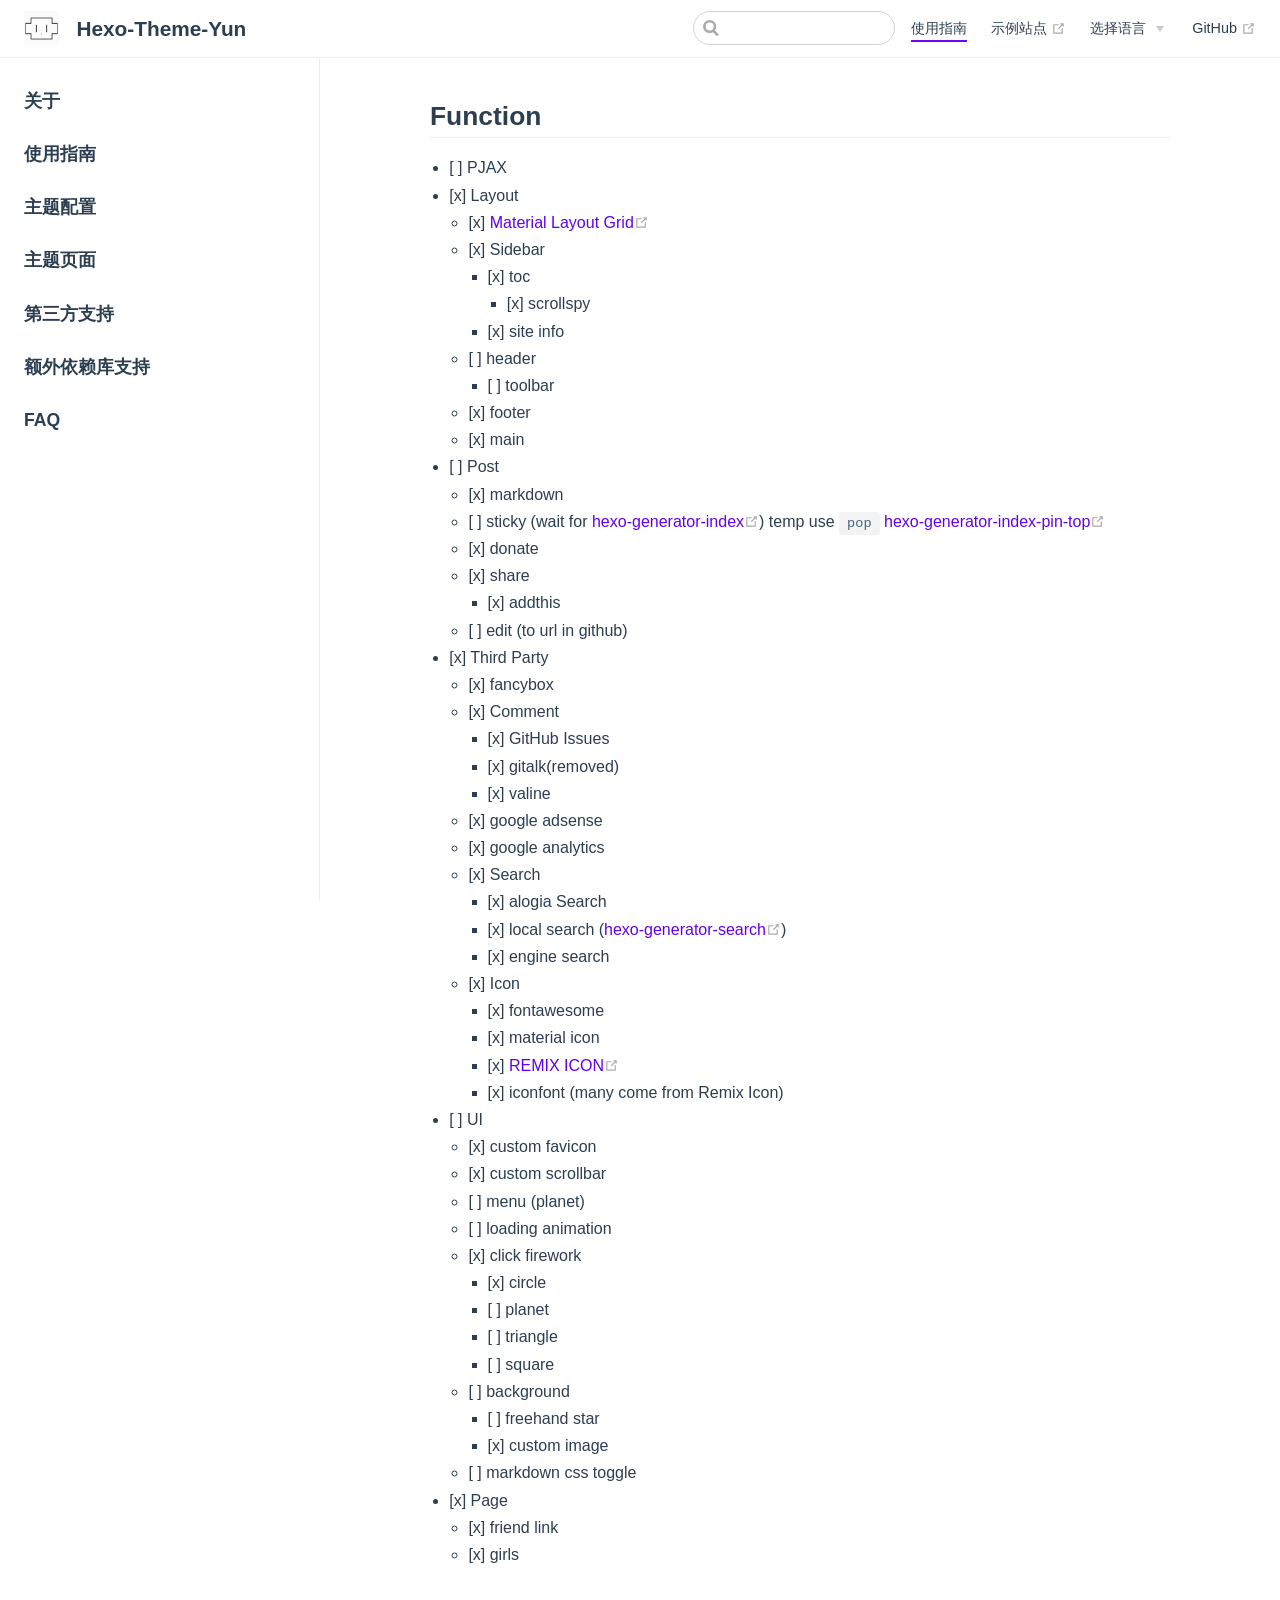
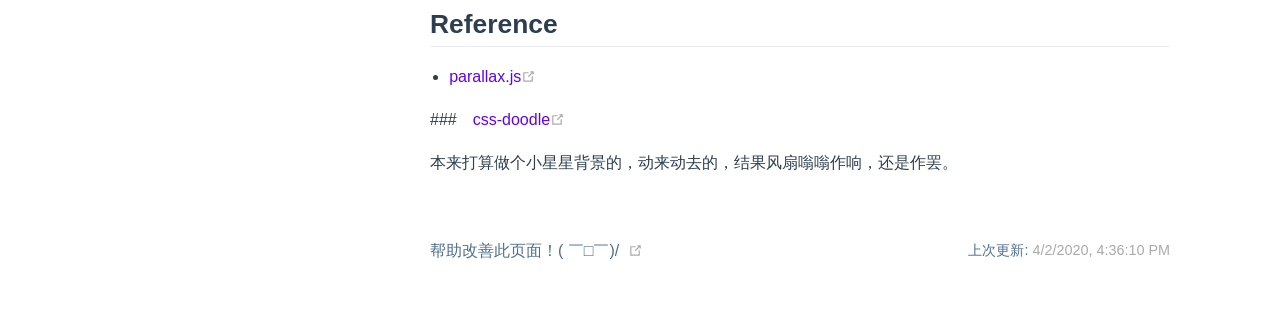
<file: guide/Todo.html>
<!DOCTYPE html>
<html lang="zh-CN">
  <head>
    <meta charset="utf-8">
    <meta name="viewport" content="width=device-width,initial-scale=1">
    <title>Todo | Hexo-Theme-Yun</title>
    <meta name="description" content="A powerful &amp; simple &amp; fast theme for Hexo.">
    <meta name="generator" content="VuePress 1.4.0">
    <link rel="icon" href="/logo.png">
  <link rel="manifest" href="/manifest.json">
  <meta name="theme-color" content="#6200ee">
  <meta name="apple-mobile-web-app-capable" content="yes">
  <meta name="apple-mobile-web-app-status-bar-style" content="#6200ee">
  <link rel="apple-touch-icon" href="/logo.png">
  <link rel="mask-icon" href="/logo.png" color="#6200ee">
  <meta name="msapplication-TileImage" content="/logo.png">
  <meta name="msapplication-TileColor" content="#6200ee">
  <[object Object]></[object Object]>
    
    <link rel="preload" href="/assets/css/0.styles.50be7f47.css" as="style"><link rel="preload" href="/assets/js/app.d63871dc.js" as="script"><link rel="preload" href="/assets/js/2.9d87224e.js" as="script"><link rel="preload" href="/assets/js/10.59f29d2e.js" as="script"><link rel="preload" href="/assets/js/3.aa97e589.js" as="script"><link rel="prefetch" href="/assets/js/11.b15dd8a6.js"><link rel="prefetch" href="/assets/js/12.44888fd0.js"><link rel="prefetch" href="/assets/js/13.52f8d904.js"><link rel="prefetch" href="/assets/js/14.ca4b8d45.js"><link rel="prefetch" href="/assets/js/15.ce6c3d27.js"><link rel="prefetch" href="/assets/js/16.fbca2683.js"><link rel="prefetch" href="/assets/js/17.c78d168d.js"><link rel="prefetch" href="/assets/js/18.d69c7a54.js"><link rel="prefetch" href="/assets/js/4.68a542bf.js"><link rel="prefetch" href="/assets/js/5.209351dc.js"><link rel="prefetch" href="/assets/js/6.2fec8c98.js"><link rel="prefetch" href="/assets/js/7.b3cf3ece.js"><link rel="prefetch" href="/assets/js/8.755f0e1e.js"><link rel="prefetch" href="/assets/js/9.dea933c4.js">
    <link rel="stylesheet" href="/assets/css/0.styles.50be7f47.css">
  </head>
  <body>
    <div id="app" data-server-rendered="true"><div class="theme-container"><header class="navbar"><div class="sidebar-button"><svg xmlns="http://www.w3.org/2000/svg" aria-hidden="true" role="img" viewBox="0 0 448 512" class="icon"><path fill="currentColor" d="M436 124H12c-6.627 0-12-5.373-12-12V80c0-6.627 5.373-12 12-12h424c6.627 0 12 5.373 12 12v32c0 6.627-5.373 12-12 12zm0 160H12c-6.627 0-12-5.373-12-12v-32c0-6.627 5.373-12 12-12h424c6.627 0 12 5.373 12 12v32c0 6.627-5.373 12-12 12zm0 160H12c-6.627 0-12-5.373-12-12v-32c0-6.627 5.373-12 12-12h424c6.627 0 12 5.373 12 12v32c0 6.627-5.373 12-12 12z"></path></svg></div> <a href="/" class="home-link router-link-active"><img src="/logo.gif" alt="Hexo-Theme-Yun" class="logo"> <span class="site-name can-hide">Hexo-Theme-Yun</span></a> <div class="links"><div class="search-box"><input aria-label="Search" autocomplete="off" spellcheck="false" value=""> <!----></div> <nav class="nav-links can-hide"><div class="nav-item"><a href="/guide/" class="nav-link router-link-active">
  使用指南
</a></div><div class="nav-item"><a href="https://www.yunyoujun.cn" target="_blank" rel="noopener noreferrer" class="nav-link external">
  示例站点
  <svg xmlns="http://www.w3.org/2000/svg" aria-hidden="true" x="0px" y="0px" viewBox="0 0 100 100" width="15" height="15" class="icon outbound"><path fill="currentColor" d="M18.8,85.1h56l0,0c2.2,0,4-1.8,4-4v-32h-8v28h-48v-48h28v-8h-32l0,0c-2.2,0-4,1.8-4,4v56C14.8,83.3,16.6,85.1,18.8,85.1z"></path> <polygon fill="currentColor" points="45.7,48.7 51.3,54.3 77.2,28.5 77.2,37.2 85.2,37.2 85.2,14.9 62.8,14.9 62.8,22.9 71.5,22.9"></polygon></svg></a></div><div class="nav-item"><div class="dropdown-wrapper"><button type="button" aria-label="Select language" class="dropdown-title"><span class="title">选择语言</span> <span class="arrow right"></span></button> <ul class="nav-dropdown" style="display:none;"><li class="dropdown-item"><!----> <a href="/guide/Todo.html" class="nav-link router-link-exact-active router-link-active">
  简体中文
</a></li><li class="dropdown-item"><!----> <a href="/en/" class="nav-link">
  English
</a></li></ul></div></div> <a href="https://github.com/YunYouJun/hexo-theme-yun" target="_blank" rel="noopener noreferrer" class="repo-link">
    GitHub
    <svg xmlns="http://www.w3.org/2000/svg" aria-hidden="true" x="0px" y="0px" viewBox="0 0 100 100" width="15" height="15" class="icon outbound"><path fill="currentColor" d="M18.8,85.1h56l0,0c2.2,0,4-1.8,4-4v-32h-8v28h-48v-48h28v-8h-32l0,0c-2.2,0-4,1.8-4,4v56C14.8,83.3,16.6,85.1,18.8,85.1z"></path> <polygon fill="currentColor" points="45.7,48.7 51.3,54.3 77.2,28.5 77.2,37.2 85.2,37.2 85.2,14.9 62.8,14.9 62.8,22.9 71.5,22.9"></polygon></svg></a></nav></div></header> <div class="sidebar-mask"></div> <aside class="sidebar"><nav class="nav-links"><div class="nav-item"><a href="/guide/" class="nav-link router-link-active">
  使用指南
</a></div><div class="nav-item"><a href="https://www.yunyoujun.cn" target="_blank" rel="noopener noreferrer" class="nav-link external">
  示例站点
  <svg xmlns="http://www.w3.org/2000/svg" aria-hidden="true" x="0px" y="0px" viewBox="0 0 100 100" width="15" height="15" class="icon outbound"><path fill="currentColor" d="M18.8,85.1h56l0,0c2.2,0,4-1.8,4-4v-32h-8v28h-48v-48h28v-8h-32l0,0c-2.2,0-4,1.8-4,4v56C14.8,83.3,16.6,85.1,18.8,85.1z"></path> <polygon fill="currentColor" points="45.7,48.7 51.3,54.3 77.2,28.5 77.2,37.2 85.2,37.2 85.2,14.9 62.8,14.9 62.8,22.9 71.5,22.9"></polygon></svg></a></div><div class="nav-item"><div class="dropdown-wrapper"><button type="button" aria-label="Select language" class="dropdown-title"><span class="title">选择语言</span> <span class="arrow right"></span></button> <ul class="nav-dropdown" style="display:none;"><li class="dropdown-item"><!----> <a href="/guide/Todo.html" class="nav-link router-link-exact-active router-link-active">
  简体中文
</a></li><li class="dropdown-item"><!----> <a href="/en/" class="nav-link">
  English
</a></li></ul></div></div> <a href="https://github.com/YunYouJun/hexo-theme-yun" target="_blank" rel="noopener noreferrer" class="repo-link">
    GitHub
    <svg xmlns="http://www.w3.org/2000/svg" aria-hidden="true" x="0px" y="0px" viewBox="0 0 100 100" width="15" height="15" class="icon outbound"><path fill="currentColor" d="M18.8,85.1h56l0,0c2.2,0,4-1.8,4-4v-32h-8v28h-48v-48h28v-8h-32l0,0c-2.2,0-4,1.8-4,4v56C14.8,83.3,16.6,85.1,18.8,85.1z"></path> <polygon fill="currentColor" points="45.7,48.7 51.3,54.3 77.2,28.5 77.2,37.2 85.2,37.2 85.2,14.9 62.8,14.9 62.8,22.9 71.5,22.9"></polygon></svg></a></nav>  <ul class="sidebar-links"><li><a href="/guide/about.html" class="sidebar-link">关于</a></li><li><a href="/guide/" class="sidebar-link">使用指南</a></li><li><a href="/guide/config.html" class="sidebar-link">主题配置</a></li><li><a href="/guide/page.html" class="sidebar-link">主题页面</a></li><li><a href="/guide/third-party-support.html" class="sidebar-link">第三方支持</a></li><li><a href="/guide/additional-package-support.html" class="sidebar-link">额外依赖库支持</a></li><li><a href="/guide/faq.html" class="sidebar-link">FAQ</a></li></ul> </aside> <main class="page"> <div class="theme-default-content content__default"><h2 id="function"><a href="#function" class="header-anchor">#</a> Function</h2> <ul><li>[ ] PJAX</li> <li>[x] Layout
<ul><li>[x] <a href="https://material.io/develop/web/components/layout-grid/" target="_blank" rel="noopener noreferrer">Material Layout Grid<svg xmlns="http://www.w3.org/2000/svg" aria-hidden="true" x="0px" y="0px" viewBox="0 0 100 100" width="15" height="15" class="icon outbound"><path fill="currentColor" d="M18.8,85.1h56l0,0c2.2,0,4-1.8,4-4v-32h-8v28h-48v-48h28v-8h-32l0,0c-2.2,0-4,1.8-4,4v56C14.8,83.3,16.6,85.1,18.8,85.1z"></path> <polygon fill="currentColor" points="45.7,48.7 51.3,54.3 77.2,28.5 77.2,37.2 85.2,37.2 85.2,14.9 62.8,14.9 62.8,22.9 71.5,22.9"></polygon></svg></a></li> <li>[x] Sidebar
<ul><li>[x] toc
<ul><li>[x] scrollspy</li></ul></li> <li>[x] site info</li></ul></li> <li>[ ] header
<ul><li>[ ] toolbar</li></ul></li> <li>[x] footer</li> <li>[x] main</li></ul></li> <li>[ ] Post
<ul><li>[x] markdown</li> <li>[ ] sticky (wait for <a href="https://github.com/hexojs/hexo-generator-index" target="_blank" rel="noopener noreferrer">hexo-generator-index<svg xmlns="http://www.w3.org/2000/svg" aria-hidden="true" x="0px" y="0px" viewBox="0 0 100 100" width="15" height="15" class="icon outbound"><path fill="currentColor" d="M18.8,85.1h56l0,0c2.2,0,4-1.8,4-4v-32h-8v28h-48v-48h28v-8h-32l0,0c-2.2,0-4,1.8-4,4v56C14.8,83.3,16.6,85.1,18.8,85.1z"></path> <polygon fill="currentColor" points="45.7,48.7 51.3,54.3 77.2,28.5 77.2,37.2 85.2,37.2 85.2,14.9 62.8,14.9 62.8,22.9 71.5,22.9"></polygon></svg></a>) temp use <code>pop</code> <a href="https://github.com/netcan/hexo-generator-index-pin-top" target="_blank" rel="noopener noreferrer">hexo-generator-index-pin-top<svg xmlns="http://www.w3.org/2000/svg" aria-hidden="true" x="0px" y="0px" viewBox="0 0 100 100" width="15" height="15" class="icon outbound"><path fill="currentColor" d="M18.8,85.1h56l0,0c2.2,0,4-1.8,4-4v-32h-8v28h-48v-48h28v-8h-32l0,0c-2.2,0-4,1.8-4,4v56C14.8,83.3,16.6,85.1,18.8,85.1z"></path> <polygon fill="currentColor" points="45.7,48.7 51.3,54.3 77.2,28.5 77.2,37.2 85.2,37.2 85.2,14.9 62.8,14.9 62.8,22.9 71.5,22.9"></polygon></svg></a></li> <li>[x] donate</li> <li>[x] share
<ul><li>[x] addthis</li></ul></li> <li>[ ] edit (to url in github)</li></ul></li> <li>[x] Third Party
<ul><li>[x] fancybox</li> <li>[x] Comment
<ul><li>[x] GitHub Issues</li> <li>[x] gitalk(removed)</li> <li>[x] valine</li></ul></li> <li>[x] google adsense</li> <li>[x] google analytics</li> <li>[x] Search
<ul><li>[x] alogia Search</li> <li>[x] local search (<a href="https://github.com/wzpan/hexo-generator-search" target="_blank" rel="noopener noreferrer">hexo-generator-search<svg xmlns="http://www.w3.org/2000/svg" aria-hidden="true" x="0px" y="0px" viewBox="0 0 100 100" width="15" height="15" class="icon outbound"><path fill="currentColor" d="M18.8,85.1h56l0,0c2.2,0,4-1.8,4-4v-32h-8v28h-48v-48h28v-8h-32l0,0c-2.2,0-4,1.8-4,4v56C14.8,83.3,16.6,85.1,18.8,85.1z"></path> <polygon fill="currentColor" points="45.7,48.7 51.3,54.3 77.2,28.5 77.2,37.2 85.2,37.2 85.2,14.9 62.8,14.9 62.8,22.9 71.5,22.9"></polygon></svg></a>)</li> <li>[x] engine search</li></ul></li> <li>[x] Icon
<ul><li>[x] fontawesome</li> <li>[x] material icon</li> <li>[x] <a href="https://remixicon.com/" target="_blank" rel="noopener noreferrer">REMIX ICON<svg xmlns="http://www.w3.org/2000/svg" aria-hidden="true" x="0px" y="0px" viewBox="0 0 100 100" width="15" height="15" class="icon outbound"><path fill="currentColor" d="M18.8,85.1h56l0,0c2.2,0,4-1.8,4-4v-32h-8v28h-48v-48h28v-8h-32l0,0c-2.2,0-4,1.8-4,4v56C14.8,83.3,16.6,85.1,18.8,85.1z"></path> <polygon fill="currentColor" points="45.7,48.7 51.3,54.3 77.2,28.5 77.2,37.2 85.2,37.2 85.2,14.9 62.8,14.9 62.8,22.9 71.5,22.9"></polygon></svg></a></li> <li>[x] iconfont (many come from Remix Icon)</li></ul></li></ul></li> <li>[ ] UI
<ul><li>[x] custom favicon</li> <li>[x] custom scrollbar</li> <li>[ ] menu (planet)</li> <li>[ ] loading animation</li> <li>[x] click firework
<ul><li>[x] circle</li> <li>[ ] planet</li> <li>[ ] triangle</li> <li>[ ] square</li></ul></li> <li>[ ] background
<ul><li>[ ] freehand star</li> <li>[x] custom image</li></ul></li> <li>[ ] markdown css toggle</li></ul></li> <li>[x] Page
<ul><li>[x] friend link</li> <li>[x] girls</li></ul></li></ul> <h2 id="reference"><a href="#reference" class="header-anchor">#</a> Reference</h2> <ul><li><a href="https://matthew.wagerfield.com/parallax/" target="_blank" rel="noopener noreferrer">parallax.js<svg xmlns="http://www.w3.org/2000/svg" aria-hidden="true" x="0px" y="0px" viewBox="0 0 100 100" width="15" height="15" class="icon outbound"><path fill="currentColor" d="M18.8,85.1h56l0,0c2.2,0,4-1.8,4-4v-32h-8v28h-48v-48h28v-8h-32l0,0c-2.2,0-4,1.8-4,4v56C14.8,83.3,16.6,85.1,18.8,85.1z"></path> <polygon fill="currentColor" points="45.7,48.7 51.3,54.3 77.2,28.5 77.2,37.2 85.2,37.2 85.2,14.9 62.8,14.9 62.8,22.9 71.5,22.9"></polygon></svg></a></li></ul> <p>###　<a href="https://github.com/css-doodle/css-doodle" target="_blank" rel="noopener noreferrer">css-doodle<svg xmlns="http://www.w3.org/2000/svg" aria-hidden="true" x="0px" y="0px" viewBox="0 0 100 100" width="15" height="15" class="icon outbound"><path fill="currentColor" d="M18.8,85.1h56l0,0c2.2,0,4-1.8,4-4v-32h-8v28h-48v-48h28v-8h-32l0,0c-2.2,0-4,1.8-4,4v56C14.8,83.3,16.6,85.1,18.8,85.1z"></path> <polygon fill="currentColor" points="45.7,48.7 51.3,54.3 77.2,28.5 77.2,37.2 85.2,37.2 85.2,14.9 62.8,14.9 62.8,22.9 71.5,22.9"></polygon></svg></a></p> <p>本来打算做个小星星背景的，动来动去的，结果风扇嗡嗡作响，还是作罢。</p></div> <footer class="page-edit"><div class="edit-link"><a href="https://github.com/YunYouJun/hexo-theme-yun/edit/master/docs/guide/Todo.md" target="_blank" rel="noopener noreferrer">帮助改善此页面！( ￣□￣)/</a> <svg xmlns="http://www.w3.org/2000/svg" aria-hidden="true" x="0px" y="0px" viewBox="0 0 100 100" width="15" height="15" class="icon outbound"><path fill="currentColor" d="M18.8,85.1h56l0,0c2.2,0,4-1.8,4-4v-32h-8v28h-48v-48h28v-8h-32l0,0c-2.2,0-4,1.8-4,4v56C14.8,83.3,16.6,85.1,18.8,85.1z"></path> <polygon fill="currentColor" points="45.7,48.7 51.3,54.3 77.2,28.5 77.2,37.2 85.2,37.2 85.2,14.9 62.8,14.9 62.8,22.9 71.5,22.9"></polygon></svg></div> <div class="last-updated"><span class="prefix">上次更新:</span> <span class="time">4/2/2020, 4:36:10 PM</span></div></footer> <!----> </main></div><div class="global-ui"><!----><!----></div></div>
    <script src="/assets/js/app.d63871dc.js" defer></script><script src="/assets/js/2.9d87224e.js" defer></script><script src="/assets/js/10.59f29d2e.js" defer></script><script src="/assets/js/3.aa97e589.js" defer></script>
  </body>
</html>
</file>
<file: assets/css/0.styles.50be7f47.css>
#nprogress{pointer-events:none}#nprogress .bar{background:#6200ee;position:fixed;z-index:1031;top:0;left:0;width:100%;height:2px}#nprogress .peg{display:block;position:absolute;right:0;width:100px;height:100%;box-shadow:0 0 10px #6200ee,0 0 5px #6200ee;opacity:1;transform:rotate(3deg) translateY(-4px)}#nprogress .spinner{display:block;position:fixed;z-index:1031;top:15px;right:15px}#nprogress .spinner-icon{width:18px;height:18px;box-sizing:border-box;border-color:#6200ee transparent transparent #6200ee;border-style:solid;border-width:2px;border-radius:50%;-webkit-animation:nprogress-spinner .4s linear infinite;animation:nprogress-spinner .4s linear infinite}.nprogress-custom-parent{overflow:hidden;position:relative}.nprogress-custom-parent #nprogress .bar,.nprogress-custom-parent #nprogress .spinner{position:absolute}@-webkit-keyframes nprogress-spinner{0%{transform:rotate(0deg)}to{transform:rotate(1turn)}}@keyframes nprogress-spinner{0%{transform:rotate(0deg)}to{transform:rotate(1turn)}}html{scroll-behavior:smooth}.go-to-top[data-v-5fd4ef0c]{cursor:pointer;position:fixed;bottom:2rem;right:2.5rem;width:2rem;color:#6200ee;z-index:1}.go-to-top[data-v-5fd4ef0c]:hover{color:#8f41ff}@media (max-width:959px){.go-to-top[data-v-5fd4ef0c]{display:none}}.fade-enter-active[data-v-5fd4ef0c],.fade-leave-active[data-v-5fd4ef0c]{transition:opacity .3s}.fade-enter[data-v-5fd4ef0c],.fade-leave-to[data-v-5fd4ef0c]{opacity:0}.icon.outbound{color:#aaa;display:inline-block;vertical-align:middle;position:relative;top:-1px}.home{padding:3.6rem 2rem 0;max-width:960px;margin:0 auto;display:block}.home .hero{text-align:center}.home .hero img{max-width:100%;max-height:280px;display:block;margin:3rem auto 1.5rem}.home .hero h1{font-size:3rem}.home .hero .action,.home .hero .description,.home .hero h1{margin:1.8rem auto}.home .hero .description{max-width:35rem;font-size:1.6rem;line-height:1.3;color:#6a8bad}.home .hero .action-button{display:inline-block;font-size:1.2rem;color:#fff;background-color:#6200ee;padding:.8rem 1.6rem;border-radius:4px;transition:background-color .1s ease;box-sizing:border-box;border-bottom:1px solid #5800d6}.home .hero .action-button:hover{background-color:#6f0aff}.home .features{border-top:1px solid #eaecef;padding:1.2rem 0;margin-top:2.5rem;display:flex;flex-wrap:wrap;align-items:flex-start;align-content:stretch;justify-content:space-between}.home .feature{flex-grow:1;flex-basis:30%;max-width:30%}.home .feature h2{font-size:1.4rem;font-weight:500;border-bottom:none;padding-bottom:0;color:#3a5169}.home .feature p{color:#4e6e8e}.home .footer{padding:2.5rem;border-top:1px solid #eaecef;text-align:center;color:#4e6e8e}@media (max-width:719px){.home .features{flex-direction:column}.home .feature{max-width:100%;padding:0 2.5rem}}@media (max-width:419px){.home{padding-left:1.5rem;padding-right:1.5rem}.home .hero img{max-height:210px;margin:2rem auto 1.2rem}.home .hero h1{font-size:2rem}.home .hero .action,.home .hero .description,.home .hero h1{margin:1.2rem auto}.home .hero .description{font-size:1.2rem}.home .hero .action-button{font-size:1rem;padding:.6rem 1.2rem}.home .feature h2{font-size:1.25rem}}.search-box{display:inline-block;position:relative;margin-right:1rem}.search-box input{cursor:text;width:10rem;height:2rem;color:#4e6e8e;display:inline-block;border:1px solid #cfd4db;border-radius:2rem;font-size:.9rem;line-height:2rem;padding:0 .5rem 0 2rem;outline:none;transition:all .2s ease;background:#fff url(/assets/img/search.83621669.svg) .6rem .5rem no-repeat;background-size:1rem}.search-box input:focus{cursor:auto;border-color:#6200ee}.search-box .suggestions{background:#fff;width:20rem;position:absolute;top:2rem;border:1px solid #cfd4db;border-radius:6px;padding:.4rem;list-style-type:none}.search-box .suggestions.align-right{right:0}.search-box .suggestion{line-height:1.4;padding:.4rem .6rem;border-radius:4px;cursor:pointer}.search-box .suggestion a{white-space:normal;color:#5d82a6}.search-box .suggestion a .page-title{font-weight:600}.search-box .suggestion a .header{font-size:.9em;margin-left:.25em}.search-box .suggestion.focused{background-color:#f3f4f5}.search-box .suggestion.focused a{color:#6200ee}@media (max-width:959px){.search-box input{cursor:pointer;width:0;border-color:transparent;position:relative}.search-box input:focus{cursor:text;left:0;width:10rem}}@media (-ms-high-contrast:none){.search-box input{height:2rem}}@media (max-width:959px) and (min-width:719px){.search-box .suggestions{left:0}}@media (max-width:719px){.search-box{margin-right:0}.search-box input{left:1rem}.search-box .suggestions{right:0}}@media (max-width:419px){.search-box .suggestions{width:calc(100vw - 4rem)}.search-box input:focus{width:8rem}}.sidebar-button{cursor:pointer;display:none;width:1.25rem;height:1.25rem;position:absolute;padding:.6rem;top:.6rem;left:1rem}.sidebar-button .icon{display:block;width:1.25rem;height:1.25rem}@media (max-width:719px){.sidebar-button{display:block}}.dropdown-enter,.dropdown-leave-to{height:0!important}.dropdown-wrapper{cursor:pointer}.dropdown-wrapper .dropdown-title{display:block;font-size:.9rem;font-family:inherit;cursor:inherit;padding:inherit;line-height:1.4rem;background:transparent;border:none;font-weight:500;color:#2c3e50}.dropdown-wrapper .dropdown-title:hover{border-color:transparent}.dropdown-wrapper .dropdown-title .arrow{vertical-align:middle;margin-top:-1px;margin-left:.4rem}.dropdown-wrapper .nav-dropdown .dropdown-item{color:inherit;line-height:1.7rem}.dropdown-wrapper .nav-dropdown .dropdown-item h4{margin:.45rem 0 0;border-top:1px solid #eee;padding:.45rem 1.5rem 0 1.25rem}.dropdown-wrapper .nav-dropdown .dropdown-item .dropdown-subitem-wrapper{padding:0;list-style:none}.dropdown-wrapper .nav-dropdown .dropdown-item .dropdown-subitem-wrapper .dropdown-subitem{font-size:.9em}.dropdown-wrapper .nav-dropdown .dropdown-item a{display:block;line-height:1.7rem;position:relative;border-bottom:none;font-weight:400;margin-bottom:0;padding:0 1.5rem 0 1.25rem}.dropdown-wrapper .nav-dropdown .dropdown-item a.router-link-active,.dropdown-wrapper .nav-dropdown .dropdown-item a:hover{color:#6200ee}.dropdown-wrapper .nav-dropdown .dropdown-item a.router-link-active:after{content:"";width:0;height:0;border-left:5px solid #6200ee;border-top:3px solid transparent;border-bottom:3px solid transparent;position:absolute;top:calc(50% - 2px);left:9px}.dropdown-wrapper .nav-dropdown .dropdown-item:first-child h4{margin-top:0;padding-top:0;border-top:0}@media (max-width:719px){.dropdown-wrapper.open .dropdown-title{margin-bottom:.5rem}.dropdown-wrapper .dropdown-title{font-weight:600;font-size:inherit}.dropdown-wrapper .dropdown-title:hover{color:#6200ee}.dropdown-wrapper .nav-dropdown{transition:height .1s ease-out;overflow:hidden}.dropdown-wrapper .nav-dropdown .dropdown-item h4{border-top:0;margin-top:0;padding-top:0}.dropdown-wrapper .nav-dropdown .dropdown-item>a,.dropdown-wrapper .nav-dropdown .dropdown-item h4{font-size:15px;line-height:2rem}.dropdown-wrapper .nav-dropdown .dropdown-item .dropdown-subitem{font-size:14px;padding-left:1rem}}@media (min-width:719px){.dropdown-wrapper{height:1.8rem}.dropdown-wrapper.open .nav-dropdown,.dropdown-wrapper:hover .nav-dropdown{display:block!important}.dropdown-wrapper.open:blur{display:none}.dropdown-wrapper .dropdown-title .arrow{border-left:4px solid transparent;border-right:4px solid transparent;border-top:6px solid #ccc;border-bottom:0}.dropdown-wrapper .nav-dropdown{display:none;height:auto!important;box-sizing:border-box;max-height:calc(100vh - 2.7rem);overflow-y:auto;position:absolute;top:100%;right:0;background-color:#fff;padding:.6rem 0;border:1px solid;border-color:#ddd #ddd #ccc;text-align:left;border-radius:.25rem;white-space:nowrap;margin:0}}.nav-links{display:inline-block}.nav-links a{line-height:1.4rem;color:inherit}.nav-links a.router-link-active,.nav-links a:hover{color:#6200ee}.nav-links .nav-item{position:relative;display:inline-block;margin-left:1.5rem;line-height:2rem}.nav-links .nav-item:first-child{margin-left:0}.nav-links .repo-link{margin-left:1.5rem}@media (max-width:719px){.nav-links .nav-item,.nav-links .repo-link{margin-left:0}}@media (min-width:719px){.nav-links a.router-link-active,.nav-links a:hover{color:#2c3e50}.nav-item>a:not(.external).router-link-active,.nav-item>a:not(.external):hover{margin-bottom:-2px;border-bottom:2px solid #6c05ff}}.navbar{padding:.7rem 1.5rem;line-height:2.2rem}.navbar a,.navbar img,.navbar span{display:inline-block}.navbar .logo{height:2.2rem;min-width:2.2rem;margin-right:.8rem;vertical-align:top}.navbar .site-name{font-size:1.3rem;font-weight:600;color:#2c3e50;position:relative}.navbar .links{padding-left:1.5rem;box-sizing:border-box;background-color:#fff;white-space:nowrap;font-size:.9rem;position:absolute;right:1.5rem;top:.7rem;display:flex}.navbar .links .search-box{flex:0 0 auto;vertical-align:top}@media (max-width:719px){.navbar{padding-left:4rem}.navbar .can-hide{display:none}.navbar .links{padding-left:1.5rem}.navbar .site-name{width:calc(100vw - 9.4rem);overflow:hidden;white-space:nowrap;text-overflow:ellipsis}}.page-edit{max-width:740px;margin:0 auto;padding:2rem 2.5rem}@media (max-width:959px){.page-edit{padding:2rem}}@media (max-width:419px){.page-edit{padding:1.5rem}}.page-edit{padding-top:1rem;padding-bottom:1rem;overflow:auto}.page-edit .edit-link{display:inline-block}.page-edit .edit-link a{color:#4e6e8e;margin-right:.25rem}.page-edit .last-updated{float:right;font-size:.9em}.page-edit .last-updated .prefix{font-weight:500;color:#4e6e8e}.page-edit .last-updated .time{font-weight:400;color:#aaa}@media (max-width:719px){.page-edit .edit-link{margin-bottom:.5rem}.page-edit .last-updated{font-size:.8em;float:none;text-align:left}}.page-nav{max-width:740px;margin:0 auto;padding:2rem 2.5rem}@media (max-width:959px){.page-nav{padding:2rem}}@media (max-width:419px){.page-nav{padding:1.5rem}}.page-nav{padding-top:1rem;padding-bottom:0}.page-nav .inner{min-height:2rem;margin-top:0;border-top:1px solid #eaecef;padding-top:1rem;overflow:auto}.page-nav .next{float:right}.page{padding-bottom:2rem;display:block}.sidebar-group .sidebar-group{padding-left:.5em}.sidebar-group:not(.collapsable) .sidebar-heading:not(.clickable){cursor:auto;color:inherit}.sidebar-group.is-sub-group{padding-left:0}.sidebar-group.is-sub-group>.sidebar-heading{font-size:.95em;line-height:1.4;font-weight:400;padding-left:2rem}.sidebar-group.is-sub-group>.sidebar-heading:not(.clickable){opacity:.5}.sidebar-group.is-sub-group>.sidebar-group-items{padding-left:1rem}.sidebar-group.is-sub-group>.sidebar-group-items>li>.sidebar-link{font-size:.95em;border-left:none}.sidebar-group.depth-2>.sidebar-heading{border-left:none}.sidebar-heading{color:#2c3e50;transition:color .15s ease;cursor:pointer;font-size:1.1em;font-weight:700;padding:.35rem 1.5rem .35rem 1.25rem;width:100%;box-sizing:border-box;margin:0;border-left:.25rem solid transparent}.sidebar-heading.open,.sidebar-heading:hover{color:inherit}.sidebar-heading .arrow{position:relative;top:-.12em;left:.5em}.sidebar-heading.clickable.active{font-weight:600;color:#6200ee;border-left-color:#6200ee}.sidebar-heading.clickable:hover{color:#6200ee}.sidebar-group-items{transition:height .1s ease-out;font-size:.95em;overflow:hidden}.sidebar .sidebar-sub-headers{padding-left:1rem;font-size:.95em}a.sidebar-link{font-size:1em;font-weight:400;display:inline-block;color:#2c3e50;border-left:.25rem solid transparent;padding:.35rem 1rem .35rem 1.25rem;line-height:1.4;width:100%;box-sizing:border-box}a.sidebar-link:hover{color:#6200ee}a.sidebar-link.active{font-weight:600;color:#6200ee;border-left-color:#6200ee}.sidebar-group a.sidebar-link{padding-left:2rem}.sidebar-sub-headers a.sidebar-link{padding-top:.25rem;padding-bottom:.25rem;border-left:none}.sidebar-sub-headers a.sidebar-link.active{font-weight:500}.sidebar ul{padding:0;margin:0;list-style-type:none}.sidebar a{display:inline-block}.sidebar .nav-links{display:none;border-bottom:1px solid #eaecef;padding:.5rem 0 .75rem}.sidebar .nav-links a{font-weight:600}.sidebar .nav-links .nav-item,.sidebar .nav-links .repo-link{display:block;line-height:1.25rem;font-size:1.1em;padding:.5rem 0 .5rem 1.5rem}.sidebar>.sidebar-links{padding:1.5rem 0}.sidebar>.sidebar-links>li>a.sidebar-link{font-size:1.1em;line-height:1.7;font-weight:700}.sidebar>.sidebar-links>li:not(:first-child){margin-top:.75rem}@media (max-width:719px){.sidebar .nav-links{display:block}.sidebar .nav-links .dropdown-wrapper .nav-dropdown .dropdown-item a.router-link-active:after{top:calc(1rem - 2px)}.sidebar>.sidebar-links{padding:1rem 0}}code[class*=language-],pre[class*=language-]{color:#ccc;background:none;font-family:Consolas,Monaco,Andale Mono,Ubuntu Mono,monospace;font-size:1em;text-align:left;white-space:pre;word-spacing:normal;word-break:normal;word-wrap:normal;line-height:1.5;-moz-tab-size:4;-o-tab-size:4;tab-size:4;-webkit-hyphens:none;-ms-hyphens:none;hyphens:none}pre[class*=language-]{padding:1em;margin:.5em 0;overflow:auto}:not(pre)>code[class*=language-],pre[class*=language-]{background:#2d2d2d}:not(pre)>code[class*=language-]{padding:.1em;border-radius:.3em;white-space:normal}.token.block-comment,.token.cdata,.token.comment,.token.doctype,.token.prolog{color:#999}.token.punctuation{color:#ccc}.token.attr-name,.token.deleted,.token.namespace,.token.tag{color:#e2777a}.token.function-name{color:#6196cc}.token.boolean,.token.function,.token.number{color:#f08d49}.token.class-name,.token.constant,.token.property,.token.symbol{color:#f8c555}.token.atrule,.token.builtin,.token.important,.token.keyword,.token.selector{color:#cc99cd}.token.attr-value,.token.char,.token.regex,.token.string,.token.variable{color:#7ec699}.token.entity,.token.operator,.token.url{color:#67cdcc}.token.bold,.token.important{font-weight:700}.token.italic{font-style:italic}.token.entity{cursor:help}.token.inserted{color:green}.theme-default-content code{color:#476582;padding:.25rem .5rem;margin:0;font-size:.85em;background-color:rgba(27,31,35,.05);border-radius:3px}.theme-default-content code .token.deleted{color:#ec5975}.theme-default-content code .token.inserted{color:#6200ee}.theme-default-content pre,.theme-default-content pre[class*=language-]{line-height:1.4;padding:1.25rem 1.5rem;margin:.85rem 0;background-color:#282c34;border-radius:6px;overflow:auto}.theme-default-content pre[class*=language-] code,.theme-default-content pre code{color:#fff;padding:0;background-color:transparent;border-radius:0}div[class*=language-]{position:relative;background-color:#282c34;border-radius:6px}div[class*=language-] .highlight-lines{-webkit-user-select:none;-ms-user-select:none;user-select:none;padding-top:1.3rem;position:absolute;top:0;left:0;width:100%;line-height:1.4}div[class*=language-] .highlight-lines .highlighted{background-color:rgba(0,0,0,.66)}div[class*=language-] pre,div[class*=language-] pre[class*=language-]{background:transparent;position:relative;z-index:1}div[class*=language-]:before{position:absolute;z-index:3;top:.8em;right:1em;font-size:.75rem;color:hsla(0,0%,100%,.4)}div[class*=language-]:not(.line-numbers-mode) .line-numbers-wrapper{display:none}div[class*=language-].line-numbers-mode .highlight-lines .highlighted{position:relative}div[class*=language-].line-numbers-mode .highlight-lines .highlighted:before{content:" ";position:absolute;z-index:3;left:0;top:0;display:block;width:3.5rem;height:100%;background-color:rgba(0,0,0,.66)}div[class*=language-].line-numbers-mode pre{padding-left:4.5rem;vertical-align:middle}div[class*=language-].line-numbers-mode .line-numbers-wrapper{position:absolute;top:0;width:3.5rem;text-align:center;color:hsla(0,0%,100%,.3);padding:1.25rem 0;line-height:1.4}div[class*=language-].line-numbers-mode .line-numbers-wrapper br{-webkit-user-select:none;-ms-user-select:none;user-select:none}div[class*=language-].line-numbers-mode .line-numbers-wrapper .line-number{position:relative;z-index:4;-webkit-user-select:none;-ms-user-select:none;user-select:none;font-size:.85em}div[class*=language-].line-numbers-mode:after{content:"";position:absolute;z-index:2;top:0;left:0;width:3.5rem;height:100%;border-radius:6px 0 0 6px;border-right:1px solid rgba(0,0,0,.66);background-color:#282c34}div[class~=language-js]:before{content:"js"}div[class~=language-ts]:before{content:"ts"}div[class~=language-html]:before{content:"html"}div[class~=language-md]:before{content:"md"}div[class~=language-vue]:before{content:"vue"}div[class~=language-css]:before{content:"css"}div[class~=language-sass]:before{content:"sass"}div[class~=language-scss]:before{content:"scss"}div[class~=language-less]:before{content:"less"}div[class~=language-stylus]:before{content:"stylus"}div[class~=language-go]:before{content:"go"}div[class~=language-java]:before{content:"java"}div[class~=language-c]:before{content:"c"}div[class~=language-sh]:before{content:"sh"}div[class~=language-yaml]:before{content:"yaml"}div[class~=language-py]:before{content:"py"}div[class~=language-docker]:before{content:"docker"}div[class~=language-dockerfile]:before{content:"dockerfile"}div[class~=language-makefile]:before{content:"makefile"}div[class~=language-javascript]:before{content:"js"}div[class~=language-typescript]:before{content:"ts"}div[class~=language-markup]:before{content:"html"}div[class~=language-markdown]:before{content:"md"}div[class~=language-json]:before{content:"json"}div[class~=language-ruby]:before{content:"rb"}div[class~=language-python]:before{content:"py"}div[class~=language-bash]:before{content:"sh"}div[class~=language-php]:before{content:"php"}.custom-block .custom-block-title{font-weight:600;margin-bottom:-.4rem}.custom-block.danger,.custom-block.tip,.custom-block.warning{padding:.1rem 1.5rem;border-left-width:.5rem;border-left-style:solid;margin:1rem 0}.custom-block.tip{background-color:#f3f5f7;border-color:#42b983}.custom-block.warning{background-color:rgba(255,229,100,.3);border-color:#e7c000;color:#6b5900}.custom-block.warning .custom-block-title{color:#b29400}.custom-block.warning a{color:#2c3e50}.custom-block.danger{background-color:#ffe6e6;border-color:#c00;color:#4d0000}.custom-block.danger .custom-block-title{color:#900}.custom-block.danger a{color:#2c3e50}.custom-block.details{display:block;position:relative;border-radius:2px;margin:1.6em 0;padding:1.6em;background-color:#eee}.custom-block.details h4{margin-top:0}.custom-block.details figure:last-child,.custom-block.details p:last-child{margin-bottom:0;padding-bottom:0}.custom-block.details summary{outline:none;cursor:pointer}.arrow{display:inline-block;width:0;height:0}.arrow.up{border-bottom:6px solid #ccc}.arrow.down,.arrow.up{border-left:4px solid transparent;border-right:4px solid transparent}.arrow.down{border-top:6px solid #ccc}.arrow.right{border-left:6px solid #ccc}.arrow.left,.arrow.right{border-top:4px solid transparent;border-bottom:4px solid transparent}.arrow.left{border-right:6px solid #ccc}.theme-default-content:not(.custom){max-width:740px;margin:0 auto;padding:2rem 2.5rem}@media (max-width:959px){.theme-default-content:not(.custom){padding:2rem}}@media (max-width:419px){.theme-default-content:not(.custom){padding:1.5rem}}.table-of-contents .badge{vertical-align:middle}body,html{padding:0;margin:0;background-color:#fff}body{font-family:-apple-system,BlinkMacSystemFont,Segoe UI,Roboto,Oxygen,Ubuntu,Cantarell,Fira Sans,Droid Sans,Helvetica Neue,sans-serif;-webkit-font-smoothing:antialiased;-moz-osx-font-smoothing:grayscale;font-size:16px;color:#2c3e50}.page{padding-left:20rem}.navbar{z-index:20;right:0;height:3.6rem;background-color:#fff;box-sizing:border-box;border-bottom:1px solid #eaecef}.navbar,.sidebar-mask{position:fixed;top:0;left:0}.sidebar-mask{z-index:9;width:100vw;height:100vh;display:none}.sidebar{font-size:16px;background-color:#fff;width:20rem;position:fixed;z-index:10;margin:0;top:3.6rem;left:0;bottom:0;box-sizing:border-box;border-right:1px solid #eaecef;overflow-y:auto}.theme-default-content:not(.custom)>:first-child{margin-top:3.6rem}.theme-default-content:not(.custom) a:hover{text-decoration:underline}.theme-default-content:not(.custom) p.demo{padding:1rem 1.5rem;border:1px solid #ddd;border-radius:4px}.theme-default-content:not(.custom) img{max-width:100%}.theme-default-content.custom{padding:0;margin:0}.theme-default-content.custom img{max-width:100%}a{font-weight:500;text-decoration:none}a,p a code{color:#6200ee}p a code{font-weight:400}kbd{background:#eee;border:.15rem solid #ddd;border-bottom:.25rem solid #ddd;border-radius:.15rem;padding:0 .15em}blockquote{font-size:1rem;color:#999;border-left:.2rem solid #dfe2e5;margin:1rem 0;padding:.25rem 0 .25rem 1rem}blockquote>p{margin:0}ol,ul{padding-left:1.2em}strong{font-weight:600}h1,h2,h3,h4,h5,h6{font-weight:600;line-height:1.25}.theme-default-content:not(.custom)>h1,.theme-default-content:not(.custom)>h2,.theme-default-content:not(.custom)>h3,.theme-default-content:not(.custom)>h4,.theme-default-content:not(.custom)>h5,.theme-default-content:not(.custom)>h6{margin-top:-3.1rem;padding-top:4.6rem;margin-bottom:0}.theme-default-content:not(.custom)>h1:first-child,.theme-default-content:not(.custom)>h2:first-child,.theme-default-content:not(.custom)>h3:first-child,.theme-default-content:not(.custom)>h4:first-child,.theme-default-content:not(.custom)>h5:first-child,.theme-default-content:not(.custom)>h6:first-child{margin-top:-1.5rem;margin-bottom:1rem}.theme-default-content:not(.custom)>h1:first-child+.custom-block,.theme-default-content:not(.custom)>h1:first-child+p,.theme-default-content:not(.custom)>h1:first-child+pre,.theme-default-content:not(.custom)>h2:first-child+.custom-block,.theme-default-content:not(.custom)>h2:first-child+p,.theme-default-content:not(.custom)>h2:first-child+pre,.theme-default-content:not(.custom)>h3:first-child+.custom-block,.theme-default-content:not(.custom)>h3:first-child+p,.theme-default-content:not(.custom)>h3:first-child+pre,.theme-default-content:not(.custom)>h4:first-child+.custom-block,.theme-default-content:not(.custom)>h4:first-child+p,.theme-default-content:not(.custom)>h4:first-child+pre,.theme-default-content:not(.custom)>h5:first-child+.custom-block,.theme-default-content:not(.custom)>h5:first-child+p,.theme-default-content:not(.custom)>h5:first-child+pre,.theme-default-content:not(.custom)>h6:first-child+.custom-block,.theme-default-content:not(.custom)>h6:first-child+p,.theme-default-content:not(.custom)>h6:first-child+pre{margin-top:2rem}h1:hover .header-anchor,h2:hover .header-anchor,h3:hover .header-anchor,h4:hover .header-anchor,h5:hover .header-anchor,h6:hover .header-anchor{opacity:1}h1{font-size:2.2rem}h2{font-size:1.65rem;padding-bottom:.3rem;border-bottom:1px solid #eaecef}h3{font-size:1.35rem}a.header-anchor{font-size:.85em;float:left;margin-left:-.87em;padding-right:.23em;margin-top:.125em;opacity:0}a.header-anchor:hover{text-decoration:none}.line-number,code,kbd{font-family:source-code-pro,Menlo,Monaco,Consolas,Courier New,monospace}ol,p,ul{line-height:1.7}hr{border:0;border-top:1px solid #eaecef}table{border-collapse:collapse;margin:1rem 0;display:block;overflow-x:auto}tr{border-top:1px solid #dfe2e5}tr:nth-child(2n){background-color:#f6f8fa}td,th{border:1px solid #dfe2e5;padding:.6em 1em}.theme-container.sidebar-open .sidebar-mask{display:block}.theme-container.no-navbar .theme-default-content:not(.custom)>h1,.theme-container.no-navbar h2,.theme-container.no-navbar h3,.theme-container.no-navbar h4,.theme-container.no-navbar h5,.theme-container.no-navbar h6{margin-top:1.5rem;padding-top:0}.theme-container.no-navbar .sidebar{top:0}@media (min-width:720px){.theme-container.no-sidebar .sidebar{display:none}.theme-container.no-sidebar .page{padding-left:0}}@media (max-width:959px){.sidebar{font-size:15px;width:16.4rem}.page{padding-left:16.4rem}}@media (max-width:719px){.sidebar{top:0;padding-top:3.6rem;transform:translateX(-100%);transition:transform .2s ease}.page{padding-left:0}.theme-container.sidebar-open .sidebar{transform:translateX(0)}.theme-container.no-navbar .sidebar{padding-top:0}}@media (max-width:419px){h1{font-size:1.9rem}.theme-default-content div[class*=language-]{margin:.85rem -1.5rem;border-radius:0}}.badge[data-v-15b7b770]{display:inline-block;font-size:14px;height:18px;line-height:18px;border-radius:3px;padding:0 6px;color:#fff}.badge.green[data-v-15b7b770],.badge.tip[data-v-15b7b770],.badge[data-v-15b7b770]{background-color:#42b983}.badge.error[data-v-15b7b770]{background-color:#da5961}.badge.warn[data-v-15b7b770],.badge.warning[data-v-15b7b770],.badge.yellow[data-v-15b7b770]{background-color:#e7c000}.badge+.badge[data-v-15b7b770]{margin-left:5px}.sw-update-popup[data-v-03f17113]{position:fixed;right:1em;bottom:1em;padding:1em;border:1px solid #3eaf7c;border-radius:3px;background:#fff;box-shadow:0 4px 16px rgba(0,0,0,.5);text-align:center;z-index:2}.sw-update-popup>button[data-v-03f17113]{margin-top:.5em;padding:.25em 2em}.sw-update-popup-enter-active[data-v-03f17113],.sw-update-popup-leave-active[data-v-03f17113]{transition:opacity .3s,transform .3s}.sw-update-popup-enter[data-v-03f17113],.sw-update-popup-leave-to[data-v-03f17113]{opacity:0;transform:translateY(50%) scale(.5)}
</file>
